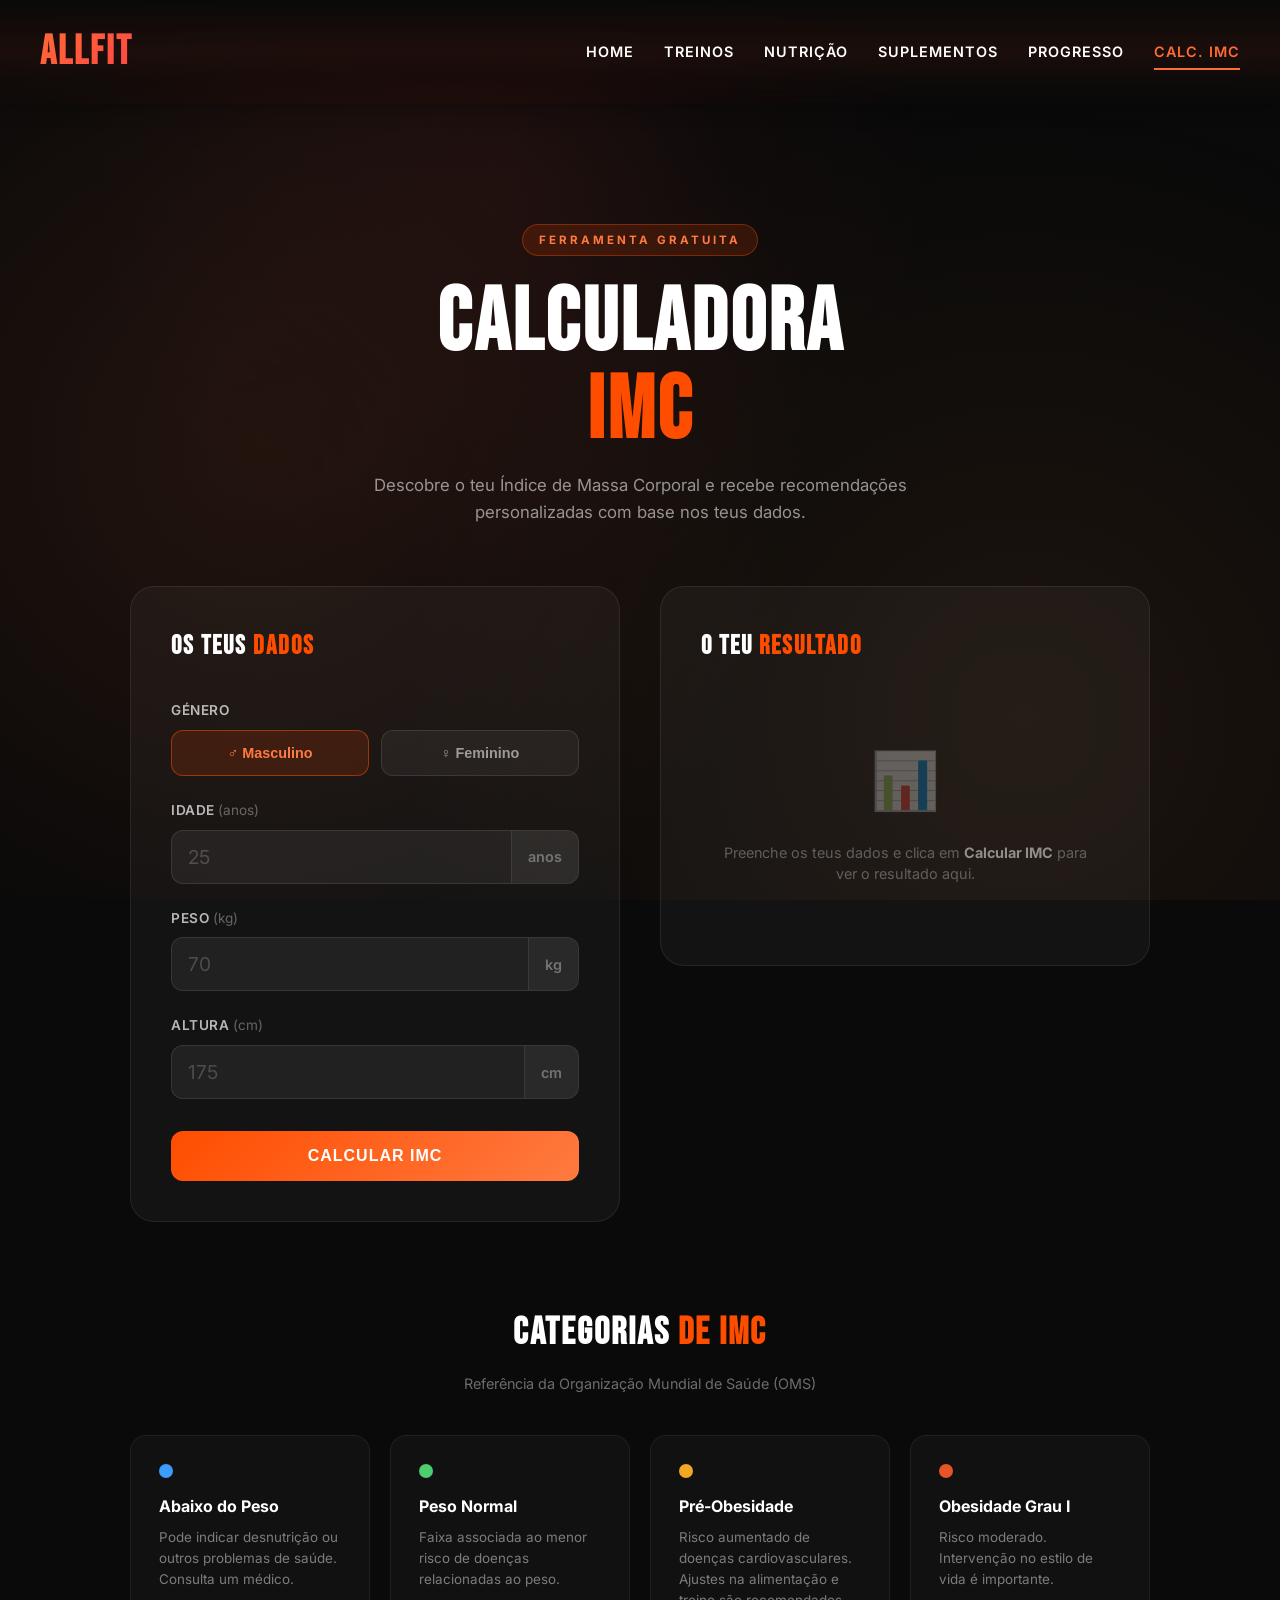
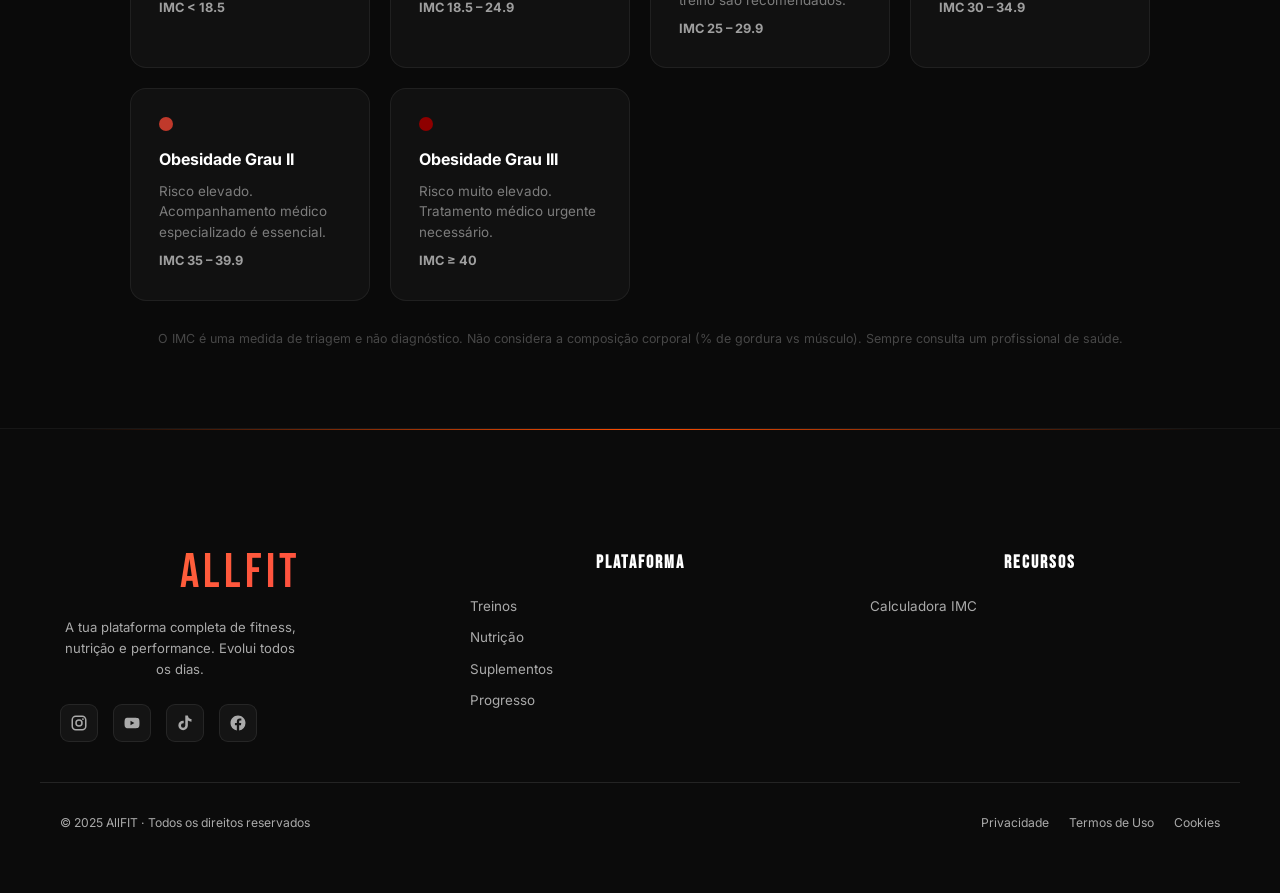
<file: calculadora-imc.html>
<!DOCTYPE html>
<html lang="pt-PT">
<head>
  <meta charset="UTF-8">
  <meta http-equiv="X-UA-Compatible" content="IE=edge">
  <meta name="viewport" content="width=device-width, initial-scale=1.0">
  <meta name="description" content="Calculadora de IMC (Índice de Massa Corporal) — descobre a tua categoria de peso e recebe dicas personalizadas — AllFIT">
  <meta name="keywords" content="calculadora IMC, índice de massa corporal, peso ideal, saúde, fitness">
  <title>AllFIT - Calculadora IMC</title>

  <link rel="icon" type="image/svg+xml" href="data:image/svg+xml,%3Csvg xmlns='http://www.w3.org/2000/svg' viewBox='0 0 100 100'%3E%3Ctext y='.9em' font-size='90'%3E💪%3C/text%3E%3C/svg%3E">
  <link rel="preconnect" href="https://fonts.googleapis.com">
  <link rel="preconnect" href="https://fonts.gstatic.com" crossorigin>
  <link href="https://fonts.googleapis.com/css2?family=Bebas+Neue&family=Inter:wght@300;400;600;700;900&display=swap" rel="stylesheet">
  <link rel="stylesheet" href="estilos.css">

  <style>
    /* ═══════════════════════════════════════════════════════════
       CALCULADORA IMC — estilos
    ═══════════════════════════════════════════════════════════ */

    .imc-hero {
      padding: 120px 40px 60px;
      text-align: center;
      max-width: 700px;
      margin: 0 auto;
    }
    .imc-hero-tag {
      display: inline-block;
      background: rgba(255,77,0,0.15);
      border: 1px solid rgba(255,77,0,0.35);
      color: #ff7a40;
      font-size: 0.72rem;
      font-weight: 700;
      letter-spacing: 3px;
      text-transform: uppercase;
      padding: 6px 16px;
      border-radius: 100px;
      margin-bottom: 24px;
    }
    .imc-hero h1 {
      font-family: 'Bebas Neue', sans-serif;
      font-size: clamp(3rem, 7vw, 5.5rem);
      color: #fff;
      letter-spacing: 3px;
      margin: 0 0 16px;
      line-height: 1;
    }
    .imc-hero h1 span { color: #ff4d00; }
    .imc-hero p {
      color: rgba(255,255,255,0.55);
      font-size: 1.05rem;
      line-height: 1.6;
      margin: 0;
    }

    /* ── CALCULADORA ──────────────────────────────────────── */
    .imc-wrapper {
      max-width: 1100px;
      margin: 0 auto;
      padding: 0 40px 80px;
      display: grid;
      grid-template-columns: 1fr 1fr;
      gap: 40px;
      align-items: start;
    }
    .imc-form-card {
      background: rgba(255,255,255,0.04);
      border: 1px solid rgba(255,255,255,0.08);
      border-radius: 24px;
      padding: 40px;
    }
    .imc-form-card h2 {
      font-family: 'Bebas Neue', sans-serif;
      font-size: 1.6rem;
      color: #fff;
      letter-spacing: 2px;
      margin: 0 0 32px;
    }
    .imc-form-card h2 span { color: #ff4d00; }

    .imc-field {
      margin-bottom: 24px;
    }
    .imc-field label {
      display: block;
      color: rgba(255,255,255,0.7);
      font-size: 0.85rem;
      font-weight: 600;
      letter-spacing: 0.5px;
      margin-bottom: 8px;
      text-transform: uppercase;
    }
    .imc-field label span {
      color: rgba(255,255,255,0.35);
      font-weight: 400;
      text-transform: none;
      letter-spacing: 0;
    }
    .imc-input-wrap {
      display: flex;
      align-items: center;
      background: rgba(255,255,255,0.06);
      border: 1px solid rgba(255,255,255,0.1);
      border-radius: 12px;
      overflow: hidden;
      transition: border-color 0.2s;
    }
    .imc-input-wrap:focus-within {
      border-color: rgba(255,77,0,0.5);
    }
    .imc-input-wrap input {
      flex: 1;
      background: transparent;
      border: none;
      outline: none;
      color: #fff;
      font-size: 1.2rem;
      font-weight: 700;
      padding: 14px 16px;
      font-family: 'Inter', sans-serif;
    }
    .imc-input-wrap input::placeholder { color: rgba(255,255,255,0.2); font-weight: 400; }
    .imc-unit {
      padding: 0 16px;
      color: rgba(255,255,255,0.35);
      font-size: 0.9rem;
      font-weight: 600;
      background: rgba(255,255,255,0.04);
      align-self: stretch;
      display: flex;
      align-items: center;
      border-left: 1px solid rgba(255,255,255,0.08);
    }

    /* género */
    .imc-gender-group {
      display: flex;
      gap: 12px;
    }
    .imc-gender-btn {
      flex: 1;
      background: rgba(255,255,255,0.05);
      border: 1px solid rgba(255,255,255,0.1);
      border-radius: 12px;
      padding: 14px;
      color: rgba(255,255,255,0.55);
      font-size: 0.9rem;
      font-weight: 600;
      cursor: pointer;
      transition: all 0.2s;
      text-align: center;
    }
    .imc-gender-btn.selected {
      background: rgba(255,77,0,0.15);
      border-color: rgba(255,77,0,0.5);
      color: #ff7a40;
    }
    .imc-gender-btn:hover:not(.selected) {
      border-color: rgba(255,255,255,0.2);
      color: #fff;
    }

    .imc-calc-btn {
      width: 100%;
      padding: 16px;
      font-size: 1rem;
      font-weight: 700;
      letter-spacing: 1px;
      border-radius: 12px;
      cursor: pointer;
      border: none;
      background: linear-gradient(135deg, #ff4d00, #ff7a40);
      color: #fff;
      transition: transform 0.2s, box-shadow 0.2s;
      margin-top: 8px;
    }
    .imc-calc-btn:hover {
      transform: translateY(-2px);
      box-shadow: 0 8px 24px rgba(255,77,0,0.35);
    }
    .imc-calc-btn:active { transform: translateY(0); }

    /* ── RESULTADO ────────────────────────────────────────── */
    .imc-result-card {
      background: rgba(255,255,255,0.04);
      border: 1px solid rgba(255,255,255,0.08);
      border-radius: 24px;
      padding: 40px;
      display: flex;
      flex-direction: column;
      gap: 28px;
    }
    .imc-result-card h2 {
      font-family: 'Bebas Neue', sans-serif;
      font-size: 1.6rem;
      color: #fff;
      letter-spacing: 2px;
      margin: 0;
    }
    .imc-result-card h2 span { color: #ff4d00; }

    /* estado vazio */
    .imc-empty {
      display: flex;
      flex-direction: column;
      align-items: center;
      justify-content: center;
      padding: 40px 20px;
      gap: 16px;
      text-align: center;
      flex: 1;
    }
    .imc-empty-icon { font-size: 3.5rem; opacity: 0.3; }
    .imc-empty p { color: rgba(255,255,255,0.3); font-size: 0.9rem; line-height: 1.5; }

    /* resultado real */
    .imc-result-display { display: none; }
    .imc-result-display.active { display: flex; flex-direction: column; gap: 24px; }

    .imc-score-row {
      display: flex;
      align-items: flex-end;
      gap: 16px;
    }
    .imc-score-big {
      font-family: 'Bebas Neue', sans-serif;
      font-size: 6rem;
      line-height: 1;
      letter-spacing: 2px;
      color: #fff;
      transition: color 0.4s;
    }
    .imc-score-info { flex: 1; }
    .imc-category-name {
      font-size: 1.1rem;
      font-weight: 700;
      margin-bottom: 4px;
    }
    .imc-weight-range {
      color: rgba(255,255,255,0.45);
      font-size: 0.82rem;
    }

    /* barra de IMC */
    .imc-bar-wrap { position: relative; }
    .imc-bar-track {
      height: 10px;
      border-radius: 100px;
      background: linear-gradient(to right,
        #3b9eff 0%, #3b9eff 18.5%,
        #4cce6f 18.5%, #4cce6f 25%,
        #a8e063 25%, #a8e063 30%,
        #f5a623 30%, #f5a623 35%,
        #e8542a 35%, #e8542a 40%,
        #c0392b 40%, #c0392b 100%
      );
      position: relative;
    }
    .imc-bar-marker {
      position: absolute;
      top: 50%;
      transform: translate(-50%, -50%);
      width: 18px;
      height: 18px;
      border-radius: 50%;
      background: #fff;
      border: 3px solid #000;
      box-shadow: 0 2px 8px rgba(0,0,0,0.5);
      transition: left 0.6s cubic-bezier(0.34, 1.56, 0.64, 1);
    }
    .imc-bar-labels {
      display: flex;
      justify-content: space-between;
      margin-top: 6px;
    }
    .imc-bar-labels span {
      font-size: 0.65rem;
      color: rgba(255,255,255,0.3);
    }

    /* tabela de categorias */
    .imc-table {
      width: 100%;
      border-collapse: collapse;
      font-size: 0.85rem;
    }
    .imc-table th {
      color: rgba(255,255,255,0.4);
      font-size: 0.72rem;
      letter-spacing: 1px;
      text-transform: uppercase;
      text-align: left;
      padding: 8px 12px;
      border-bottom: 1px solid rgba(255,255,255,0.06);
    }
    .imc-table td {
      padding: 10px 12px;
      color: rgba(255,255,255,0.65);
      border-bottom: 1px solid rgba(255,255,255,0.04);
    }
    .imc-table tr.current-row td {
      color: #fff;
      font-weight: 600;
    }
    .imc-table tr.current-row td:first-child {
      border-left: 3px solid #ff4d00;
      padding-left: 9px;
    }
    .imc-dot {
      width: 10px; height: 10px;
      border-radius: 50%;
      display: inline-block;
      margin-right: 8px;
      vertical-align: middle;
    }

    /* dica */
    .imc-tip {
      background: rgba(255,77,0,0.08);
      border: 1px solid rgba(255,77,0,0.2);
      border-radius: 14px;
      padding: 18px 20px;
      font-size: 0.88rem;
      color: rgba(255,255,255,0.7);
      line-height: 1.6;
    }
    .imc-tip strong { color: #ff7a40; }

    /* ── SECÇÃO INFO ──────────────────────────────────────── */
    .imc-info-section {
      max-width: 1100px;
      margin: 0 auto 80px;
      padding: 0 40px;
    }
    .imc-info-grid {
      display: grid;
      grid-template-columns: repeat(auto-fit, minmax(240px, 1fr));
      gap: 20px;
      margin-top: 40px;
    }
    .imc-info-card {
      background: rgba(255,255,255,0.03);
      border: 1px solid rgba(255,255,255,0.06);
      border-radius: 16px;
      padding: 28px;
      transition: border-color 0.3s, transform 0.3s;
      opacity: 0;
      transform: translateY(20px);
    }
    .imc-info-card.visible {
      opacity: 1;
      transform: translateY(0);
    }
    .imc-info-card:hover {
      border-color: rgba(255,77,0,0.25);
      transform: translateY(-4px);
    }
    .imc-info-dot {
      width: 14px; height: 14px;
      border-radius: 50%;
      margin-bottom: 16px;
    }
    .imc-info-card h3 {
      font-size: 1rem;
      font-weight: 700;
      color: #fff;
      margin: 0 0 8px;
    }
    .imc-info-card p {
      font-size: 0.84rem;
      color: rgba(255,255,255,0.45);
      line-height: 1.55;
      margin: 0 0 8px;
    }
    .imc-info-range {
      font-size: 0.8rem;
      font-weight: 700;
      color: rgba(255,255,255,0.6);
    }

    .imc-section-title {
      font-family: 'Bebas Neue', sans-serif;
      font-size: clamp(1.8rem, 3vw, 2.5rem);
      color: #fff;
      letter-spacing: 2px;
      text-align: center;
    }
    .imc-section-title span { color: #ff4d00; }

    /* ── RESPONSIVE ───────────────────────────────────────── */
    @media (max-width: 768px) {
      .imc-hero { padding: 100px 20px 40px; }
      .imc-wrapper {
        grid-template-columns: 1fr;
        padding: 0 20px 60px;
        gap: 24px;
      }
      .imc-form-card, .imc-result-card { padding: 28px 24px; }
      .imc-score-big { font-size: 4.5rem; }
      .imc-info-section { padding: 0 20px; }
    }
  </style>
</head>
<body>
  <div class="bg-animated"></div>

  <!-- ── NAV ─────────────────────────────────────────────── -->
  <header>
    <nav>
      <div class="logo" onclick="window.location.href='index.html'">ALLFIT</div>
      <button class="mobile-menu-toggle" aria-label="Menu">
        <span></span><span></span><span></span>
      </button>
      <ul class="nav-links">
        <li><a href="index.html">Home</a></li>
        <li><a href="treinos.html">Treinos</a></li>
        <li><a href="nutricao.html">Nutrição</a></li>
        <li><a href="suplementos.html">Suplementos</a></li>
        <li><a href="Progresso.html">Progresso</a></li>
        <li><a href="calculadora-imc.html" class="active">Calc. IMC</a></li>
      </ul>
    </nav>
  </header>

  <!-- ── HERO ─────────────────────────────────────────────── -->
  <div class="imc-hero">
    <div class="imc-hero-tag">Ferramenta Gratuita</div>
    <h1>CALCULADORA<br><span>IMC</span></h1>
    <p>Descobre o teu Índice de Massa Corporal e recebe recomendações personalizadas com base nos teus dados.</p>
  </div>

  <!-- ── CALCULADORA ──────────────────────────────────────── -->
  <div class="imc-wrapper">

    <!-- FORMULÁRIO -->
    <div class="imc-form-card">
      <h2>OS TEUS <span>DADOS</span></h2>

      <div class="imc-field">
        <label>Género</label>
        <div class="imc-gender-group">
          <button class="imc-gender-btn selected" data-gender="M" onclick="selectGender(this)">♂ Masculino</button>
          <button class="imc-gender-btn" data-gender="F" onclick="selectGender(this)">♀ Feminino</button>
        </div>
      </div>

      <div class="imc-field">
        <label>Idade <span>(anos)</span></label>
        <div class="imc-input-wrap">
          <input type="number" id="inputIdade" placeholder="25" min="5" max="120">
          <span class="imc-unit">anos</span>
        </div>
      </div>

      <div class="imc-field">
        <label>Peso <span>(kg)</span></label>
        <div class="imc-input-wrap">
          <input type="number" id="inputPeso" placeholder="70" min="20" max="300" step="0.1">
          <span class="imc-unit">kg</span>
        </div>
      </div>

      <div class="imc-field">
        <label>Altura <span>(cm)</span></label>
        <div class="imc-input-wrap">
          <input type="number" id="inputAltura" placeholder="175" min="100" max="250">
          <span class="imc-unit">cm</span>
        </div>
      </div>

      <button class="imc-calc-btn" onclick="calcularIMC()">
        CALCULAR IMC
      </button>
    </div>

    <!-- RESULTADO -->
    <div class="imc-result-card">
      <h2>O TEU <span>RESULTADO</span></h2>

      <!-- Estado vazio -->
      <div class="imc-empty" id="imcEmpty">
        <div class="imc-empty-icon">📊</div>
        <p>Preenche os teus dados e clica em <strong style="color:rgba(255,255,255,0.5)">Calcular IMC</strong> para ver o resultado aqui.</p>
      </div>

      <!-- Resultado preenchido -->
      <div class="imc-result-display" id="imcResult">

        <div class="imc-score-row">
          <div class="imc-score-big" id="imcValue">--</div>
          <div class="imc-score-info">
            <div class="imc-category-name" id="imcCategory"></div>
            <div class="imc-weight-range" id="imcWeightRange"></div>
          </div>
        </div>

        <!-- Barra visual -->
        <div class="imc-bar-wrap">
          <div class="imc-bar-track">
            <div class="imc-bar-marker" id="imcMarker" style="left:0%"></div>
          </div>
          <div class="imc-bar-labels">
            <span>16</span>
            <span>18.5</span>
            <span>25</span>
            <span>30</span>
            <span>35</span>
            <span>40+</span>
          </div>
        </div>

        <!-- Tabela de categorias -->
        <table class="imc-table">
          <thead>
            <tr>
              <th>Categoria</th>
              <th>IMC</th>
            </tr>
          </thead>
          <tbody id="imcTableBody"></tbody>
        </table>

        <!-- Dica personalizada -->
        <div class="imc-tip" id="imcTip"></div>

      </div>
    </div>
  </div>

  <!-- ── SECÇÃO EXPLICATIVA ────────────────────────────────── -->
  <section class="imc-info-section">
    <h2 class="imc-section-title">CATEGORIAS <span>DE IMC</span></h2>
    <p style="text-align:center;color:rgba(255,255,255,0.4);font-size:0.9rem;margin-top:8px;">Referência da Organização Mundial de Saúde (OMS)</p>
    <div class="imc-info-grid">
      <div class="imc-info-card" data-delay="0">
        <div class="imc-info-dot" style="background:#3b9eff"></div>
        <h3>Abaixo do Peso</h3>
        <p>Pode indicar desnutrição ou outros problemas de saúde. Consulta um médico.</p>
        <div class="imc-info-range">IMC &lt; 18.5</div>
      </div>
      <div class="imc-info-card" data-delay="100">
        <div class="imc-info-dot" style="background:#4cce6f"></div>
        <h3>Peso Normal</h3>
        <p>Faixa associada ao menor risco de doenças relacionadas ao peso.</p>
        <div class="imc-info-range">IMC 18.5 – 24.9</div>
      </div>
      <div class="imc-info-card" data-delay="200">
        <div class="imc-info-dot" style="background:#f5a623"></div>
        <h3>Pré-Obesidade</h3>
        <p>Risco aumentado de doenças cardiovasculares. Ajustes na alimentação e treino são recomendados.</p>
        <div class="imc-info-range">IMC 25 – 29.9</div>
      </div>
      <div class="imc-info-card" data-delay="300">
        <div class="imc-info-dot" style="background:#e8542a"></div>
        <h3>Obesidade Grau I</h3>
        <p>Risco moderado. Intervenção no estilo de vida é importante.</p>
        <div class="imc-info-range">IMC 30 – 34.9</div>
      </div>
      <div class="imc-info-card" data-delay="400">
        <div class="imc-info-dot" style="background:#c0392b"></div>
        <h3>Obesidade Grau II</h3>
        <p>Risco elevado. Acompanhamento médico especializado é essencial.</p>
        <div class="imc-info-range">IMC 35 – 39.9</div>
      </div>
      <div class="imc-info-card" data-delay="500">
        <div class="imc-info-dot" style="background:#8e0000"></div>
        <h3>Obesidade Grau III</h3>
        <p>Risco muito elevado. Tratamento médico urgente necessário.</p>
        <div class="imc-info-range">IMC ≥ 40</div>
      </div>
    </div>
    <p style="text-align:center;color:rgba(255,255,255,0.25);font-size:0.78rem;margin-top:28px;">
      O IMC é uma medida de triagem e não diagnóstico. Não considera a composição corporal (% de gordura vs músculo).
      Sempre consulta um profissional de saúde.
    </p>
  </section>

  <!-- ── FOOTER ─────────────────────────────────────────── -->
  <footer>
    <div class="footer-content">
      <div>
        <div class="footer-logo">ALL<span>FIT</span></div>
        <p class="footer-tagline">A tua plataforma completa de fitness, nutrição e performance. Evolui todos os dias.</p>
        <div class="social-links">
          <a href="#" aria-label="Instagram">
            <svg viewBox="0 0 24 24" fill="currentColor" width="18" height="18"><path d="M7.8 2h8.4C19.4 2 22 4.6 22 7.8v8.4a5.8 5.8 0 0 1-5.8 5.8H7.8C4.6 22 2 19.4 2 16.2V7.8A5.8 5.8 0 0 1 7.8 2m-.2 2A3.6 3.6 0 0 0 4 7.6v8.8C4 18.39 5.61 20 7.6 20h8.8a3.6 3.6 0 0 0 3.6-3.6V7.6C20 5.61 18.39 4 16.4 4H7.6m9.65 1.5a1.25 1.25 0 0 1 1.25 1.25A1.25 1.25 0 0 1 17.25 8 1.25 1.25 0 0 1 16 6.75a1.25 1.25 0 0 1 1.25-1.25M12 7a5 5 0 0 1 5 5 5 5 0 0 1-5 5 5 5 0 0 1-5-5 5 5 0 0 1 5-5m0 2a3 3 0 0 0-3 3 3 3 0 0 0 3 3 3 3 0 0 0 3-3 3 3 0 0 0-3-3z"/></svg>
          </a>
          <a href="#" aria-label="YouTube">
            <svg viewBox="0 0 24 24" fill="currentColor" width="18" height="18"><path d="M10 15l5.19-3L10 9v6m11.56-7.83c.13.47.22 1.1.28 1.9.07.8.1 1.49.1 2.09L22 12c0 2.19-.16 3.8-.44 4.83-.25.9-.83 1.48-1.73 1.73-.47.13-1.33.22-2.65.28-1.3.07-2.49.1-3.59.1L12 19c-4.19 0-6.8-.16-7.83-.44-.9-.25-1.48-.83-1.73-1.73-.13-.47-.22-1.1-.28-1.9-.07-.8-.1-1.49-.1-2.09L2 12c0-2.19.16-3.8.44-4.83.25-.9.83-1.48 1.73-1.73.47-.13 1.33-.22 2.65-.28 1.3-.07 2.49-.1 3.59-.1L12 5c4.19 0 6.8.16 7.83.44.9.25 1.48.83 1.73 1.73z"/></svg>
          </a>
          <a href="#" aria-label="TikTok">
            <svg viewBox="0 0 24 24" fill="currentColor" width="18" height="18"><path d="M19.59 6.69a4.83 4.83 0 0 1-3.77-4.25V2h-3.45v13.67a2.89 2.89 0 0 1-2.88 2.5 2.89 2.89 0 0 1-2.89-2.89 2.89 2.89 0 0 1 2.89-2.89c.28 0 .54.04.79.1V9.01a6.33 6.33 0 0 0-.79-.05 6.34 6.34 0 0 0-6.34 6.34 6.34 6.34 0 0 0 6.34 6.34 6.34 6.34 0 0 0 6.33-6.34V8.69a8.28 8.28 0 0 0 4.84 1.55V6.79a4.86 4.86 0 0 1-1.07-.1z"/></svg>
          </a>
          <a href="#" aria-label="Facebook">
            <svg viewBox="0 0 24 24" fill="currentColor" width="18" height="18"><path d="M12 2.04C6.5 2.04 2 6.53 2 12.06C2 17.06 5.66 21.21 10.44 21.96V14.96H7.9V12.06H10.44V9.85C10.44 7.34 11.93 5.96 14.22 5.96C15.31 5.96 16.45 6.15 16.45 6.15V8.62H15.19C13.95 8.62 13.56 9.39 13.56 10.18V12.06H16.34L15.89 14.96H13.56V21.96A10 10 0 0 0 22 12.06C22 6.53 17.5 2.04 12 2.04Z"/></svg>
          </a>
        </div>
      </div>
      <div class="footer-col">
        <h4>Plataforma</h4>
        <ul>
          <li><a href="treinos.html">Treinos</a></li>
          <li><a href="nutricao.html">Nutrição</a></li>
          <li><a href="suplementos.html">Suplementos</a></li>
          <li><a href="Progresso.html">Progresso</a></li>
        </ul>
      </div>
      <div class="footer-col">
        <h4>Recursos</h4>
        <ul>
          <li><a href="calculadora-imc.html" class="active">Calculadora IMC</a></li>
        </ul>
      </div>
    </div>
    <div class="footer-bottom">
      <p>&copy; 2025 AllFIT · Todos os direitos reservados</p>
      <div class="footer-bottom-links">
        <a href="#">Privacidade</a>
        <a href="#">Termos de Uso</a>
        <a href="#">Cookies</a>
      </div>
    </div>
  </footer>

  <script>
    // ── Mobile menu ───────────────────────────────────────────
    document.querySelector('.mobile-menu-toggle')?.addEventListener('click', function() {
      document.querySelector('.nav-links')?.classList.toggle('active');
      this.classList.toggle('active');
    });

    // ── Header scroll ─────────────────────────────────────────
    const header = document.querySelector('header');
    window.addEventListener('scroll', () => {
      header.classList.toggle('scrolled', window.pageYOffset > 80);
    });

    // ── Newsletter ────────────────────────────────────────────
    document.querySelector('.newsletter-form')?.addEventListener('submit', function(e) {
      e.preventDefault();
      const btn = this.querySelector('button');
      btn.textContent = '✓ Subscrito!';
      btn.style.background = 'linear-gradient(135deg,#00c97a,#00e08a)';
      setTimeout(() => { btn.textContent = 'Subscrever'; btn.style.background = ''; this.reset(); }, 3000);
    });

    // ── Género ────────────────────────────────────────────────
    let generoSelecionado = 'M';
    function selectGender(btn) {
      document.querySelectorAll('.imc-gender-btn').forEach(b => b.classList.remove('selected'));
      btn.classList.add('selected');
      generoSelecionado = btn.dataset.gender;
    }

    // ── Dados de categorias ───────────────────────────────────
    const categorias = [
      { label: 'Abaixo do Peso', min: 0,    max: 18.5, color: '#3b9eff', tip: 'O teu IMC está abaixo do peso normal. Foca-te numa dieta hipercalórica rica em proteínas e inicia um programa de ganho de massa. Consulta um médico ou nutricionista.' },
      { label: 'Peso Normal',    min: 18.5, max: 25,   color: '#4cce6f', tip: 'Parabéns! O teu IMC está numa faixa saudável. Mantém os teus hábitos de treino e alimentação equilibrada para preservar estes resultados.' },
      { label: 'Pré-Obesidade',  min: 25,   max: 30,   color: '#f5a623', tip: 'O teu IMC está acima do ideal. Um défice calórico moderado (~300–500 kcal/dia) combinado com treino cardiovascular pode ajudar a normalizar o peso.' },
      { label: 'Obesidade I',    min: 30,   max: 35,   color: '#e8542a', tip: 'O teu IMC indica Obesidade Grau I. É importante iniciar um plano alimentar supervisionado e actividade física regular. Consulta um profissional de saúde.' },
      { label: 'Obesidade II',   min: 35,   max: 40,   color: '#c0392b', tip: 'O teu IMC indica Obesidade Grau II. Recomenda-se acompanhamento médico especializado e intervenção multidisciplinar no estilo de vida.' },
      { label: 'Obesidade III',  min: 40,   max: 999,  color: '#8e0000', tip: 'O teu IMC indica Obesidade Grau III (Mórbida). É urgente procurar apoio médico especializado para um tratamento adequado e seguro.' },
    ];

    // ── Calcular IMC ──────────────────────────────────────────
    function calcularIMC() {
      const peso   = parseFloat(document.getElementById('inputPeso').value);
      const altura = parseFloat(document.getElementById('inputAltura').value) / 100;
      const idade  = parseFloat(document.getElementById('inputIdade').value);

      if (!peso || !altura || peso < 20 || altura < 1 || altura > 2.5) {
        shakeForm();
        return;
      }

      const imc = peso / (altura * altura);
      const cat = categorias.find(c => imc >= c.min && imc < c.max) || categorias[categorias.length - 1];

      // Peso ideal mínimo/máximo (IMC 18.5–24.9)
      const pesoMin = (18.5 * altura * altura).toFixed(1);
      const pesoMax = (24.9 * altura * altura).toFixed(1);

      // Mostrar resultado
      document.getElementById('imcEmpty').style.display = 'none';
      const display = document.getElementById('imcResult');
      display.classList.add('active');

      // Valor IMC
      const imcEl = document.getElementById('imcValue');
      imcEl.textContent = imc.toFixed(1);
      imcEl.style.color = cat.color;

      // Categoria e range
      document.getElementById('imcCategory').textContent = cat.label;
      document.getElementById('imcCategory').style.color = cat.color;
      document.getElementById('imcWeightRange').textContent = `Peso ideal: ${pesoMin}–${pesoMax} kg`;

      // Posição da barra (mapeado de 16–40 para 0–100%)
      const pct = Math.max(0, Math.min(100, ((imc - 16) / (40 - 16)) * 100));
      document.getElementById('imcMarker').style.left = pct + '%';

      // Tabela
      const tbody = document.getElementById('imcTableBody');
      tbody.innerHTML = categorias.map(c => `
        <tr class="${c.label === cat.label ? 'current-row' : ''}">
          <td><span class="imc-dot" style="background:${c.color}"></span>${c.label}</td>
          <td>${c.min < 1 ? '< 18.5' : c.max >= 999 ? '≥ 40' : c.min + ' – ' + (c.max - 0.1).toFixed(1)}</td>
        </tr>
      `).join('');

      // Dica
      document.getElementById('imcTip').innerHTML = `<strong>Recomendação:</strong> ${cat.tip}`;

      // Scroll suave para o resultado (mobile)
      if (window.innerWidth < 768) {
        document.getElementById('imcResult').scrollIntoView({ behavior: 'smooth', block: 'start' });
      }
    }

    // ── Enter key ─────────────────────────────────────────────
    document.querySelectorAll('.imc-input-wrap input').forEach(input => {
      input.addEventListener('keydown', e => { if (e.key === 'Enter') calcularIMC(); });
    });

    // ── Shake de erro ─────────────────────────────────────────
    function shakeForm() {
      const card = document.querySelector('.imc-form-card');
      card.style.animation = 'none';
      card.offsetHeight; // reflow
      card.style.animation = 'shake 0.4s ease';
    }

    // ── Animação info cards ───────────────────────────────────
    const infoObserver = new IntersectionObserver((entries) => {
      entries.forEach(entry => {
        if (entry.isIntersecting) {
          const delay = parseInt(entry.target.dataset.delay || 0);
          setTimeout(() => {
            entry.target.style.transition = 'opacity 0.5s ease, transform 0.5s ease';
            entry.target.classList.add('visible');
          }, delay);
          infoObserver.unobserve(entry.target);
        }
      });
    }, { threshold: 0.1 });
    document.querySelectorAll('.imc-info-card').forEach(c => infoObserver.observe(c));

    // ── Back to top ───────────────────────────────────────────
    const btt = document.createElement('button');
    btt.innerHTML = '<svg viewBox="0 0 24 24" fill="currentColor" width="18" height="18"><path d="M7.41 15.41L12 10.83l4.59 4.58L18 14l-6-6-6 6z"/></svg>';
    btt.className = 'back-to-top';
    btt.setAttribute('aria-label', 'Voltar ao topo');
    document.body.appendChild(btt);
    window.addEventListener('scroll', () => btt.classList.toggle('visible', window.pageYOffset > 400));
    btt.addEventListener('click', () => window.scrollTo({ top: 0, behavior: 'smooth' }));

    document.body.classList.add('loaded');

    // ── Keyframes para shake ──────────────────────────────────
    const style = document.createElement('style');
    style.textContent = `
      @keyframes shake {
        0%,100%{transform:translateX(0)}
        20%{transform:translateX(-8px)}
        40%{transform:translateX(8px)}
        60%{transform:translateX(-5px)}
        80%{transform:translateX(5px)}
      }
    `;
    document.head.appendChild(style);
  </script>
</body>
</html>
</file>
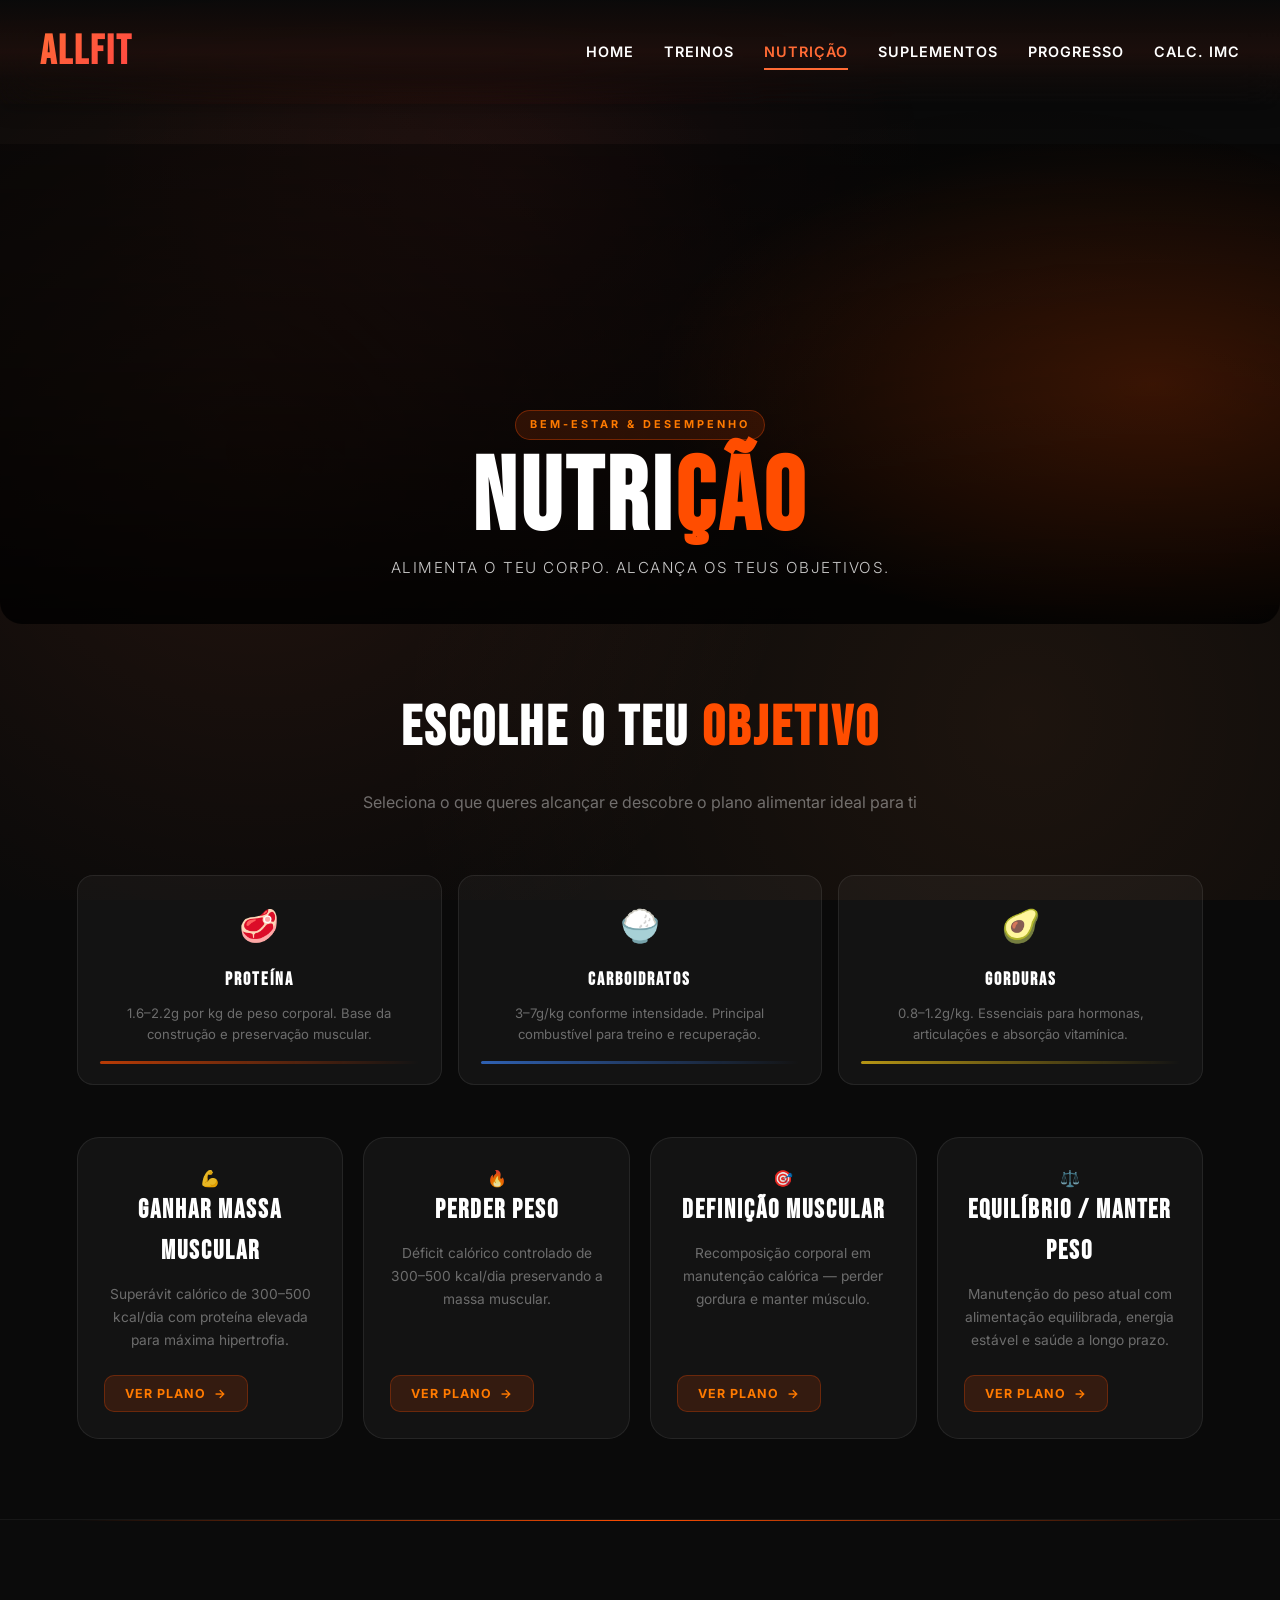
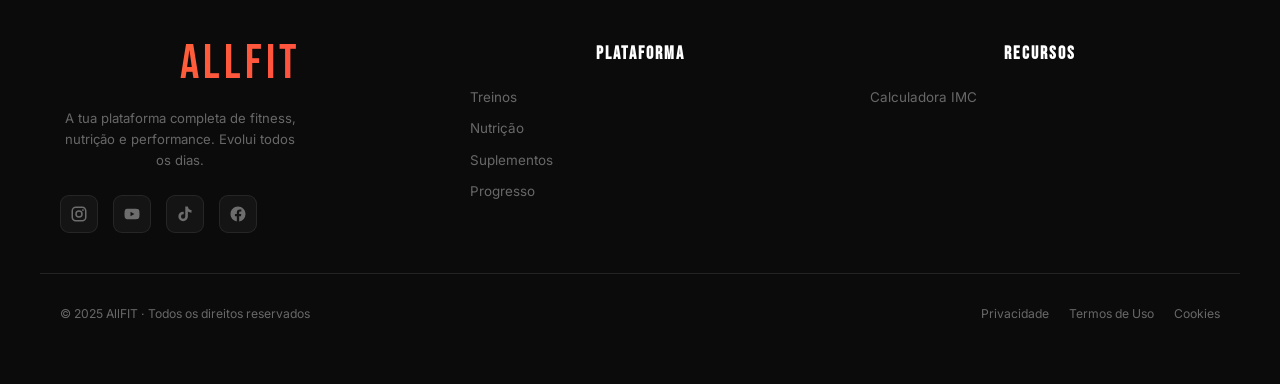
<file: nutricao.html>
<!DOCTYPE html>
<html lang="pt-PT">
<head>
  <meta charset="UTF-8">
  <meta http-equiv="X-UA-Compatible" content="IE=edge">
  <meta name="viewport" content="width=device-width, initial-scale=1.0">
  <meta name="description" content="Guia completo de nutrição para ganho de massa e emagrecimento - AllFIT">
  <title>AllFIT - Nutrição</title>
  <link rel="preconnect" href="https://fonts.googleapis.com">
  <link rel="preconnect" href="https://fonts.gstatic.com" crossorigin>
  <link href="https://fonts.googleapis.com/css2?family=Bebas+Neue&family=Inter:wght@300;400;600;700;900&display=swap" rel="stylesheet">
  <link rel="stylesheet" href="estilos.css">
  <link rel="stylesheet" href="nutricao.css">
</head>
<body>
  <div class="bg-animated"></div>

  <header>
    <nav>
      <div class="logo" onclick="window.location.href='index.html'">ALLFIT</div>
      <button class="mobile-menu-toggle" aria-label="Menu"><span></span><span></span><span></span></button>
      <ul class="nav-links">
        <li><a href="index.html">Home</a></li>
        <li><a href="treinos.html">Treinos</a></li>
        <li><a href="nutricao.html" class="active">Nutrição</a></li>
        <li><a href="suplementos.html">Suplementos</a></li>
        <li><a href="Progresso.html">Progresso</a></li>
        <li><a href="calculadora-imc.html">Calc. IMC</a></li>
      </ul>
    </nav>
  </header>

  <div id="nutricao" class="page active">

    <!-- HERO — sem imagem -->
    <div class="nutricao-hero">
      <div class="nutricao-hero-overlay">
        <p class="nutricao-hero-tag">BEM-ESTAR &amp; DESEMPENHO</p>
        <h1 class="nutricao-hero-title">NUTRI<span>ÇÃO</span></h1>
        <p class="nutricao-hero-sub">Alimenta o teu corpo. Alcança os teus objetivos.</p>
      </div>
    </div>

    <div class="nutricao-section">

      <!-- GOALS SECTION -->
      <div id="goals-section">
        <h2 class="section-title">ESCOLHE O TEU <span class="highlight">OBJETIVO</span></h2>
        <p style="text-align:center;color:rgba(255,255,255,0.4);margin-bottom:50px;font-size:1rem;">
          Seleciona o que queres alcançar e descobre o plano alimentar ideal para ti
        </p>

        <!-- MACROS BANNER -->
        <div class="macros-banner">
          <div class="macro-pill">
            <div class="macro-pill-icon">🥩</div>
            <h4>PROTEÍNA</h4>
            <p>1.6–2.2g por kg de peso corporal. Base da construção e preservação muscular.</p>
            <div class="macro-bar"></div>
          </div>
          <div class="macro-pill">
            <div class="macro-pill-icon">🍚</div>
            <h4>CARBOIDRATOS</h4>
            <p>3–7g/kg conforme intensidade. Principal combustível para treino e recuperação.</p>
            <div class="macro-bar" style="background:linear-gradient(90deg,#3b82f6,transparent);"></div>
          </div>
          <div class="macro-pill">
            <div class="macro-pill-icon">🥑</div>
            <h4>GORDURAS</h4>
            <p>0.8–1.2g/kg. Essenciais para hormonas, articulações e absorção vitamínica.</p>
            <div class="macro-bar" style="background:linear-gradient(90deg,#facc15,transparent);"></div>
          </div>
        </div>

        <!-- GOAL CARDS — sem imagens -->
        <div class="nutricao-goals-grid">

          <div class="nutricao-goal-card" onclick="showPlans('ganhar-massa')">
            <div class="goal-card-accent"></div>
            <div class="nutricao-goal-card-body">
              <span class="goal-card-icon">💪</span>
              <h3>GANHAR MASSA MUSCULAR</h3>
              <p>Superávit calórico de 300–500 kcal/dia com proteína elevada para máxima hipertrofia.</p>
              <button class="btn-goal">Ver Plano</button>
            </div>
          </div>

          <div class="nutricao-goal-card" onclick="showPlans('perder-peso')">
            <div class="goal-card-accent"></div>
            <div class="nutricao-goal-card-body">
              <span class="goal-card-icon">🔥</span>
              <h3>PERDER PESO</h3>
              <p>Déficit calórico controlado de 300–500 kcal/dia preservando a massa muscular.</p>
              <button class="btn-goal">Ver Plano</button>
            </div>
          </div>

          <div class="nutricao-goal-card" onclick="showPlans('definicao')">
            <div class="goal-card-accent"></div>
            <div class="nutricao-goal-card-body">
              <span class="goal-card-icon">🎯</span>
              <h3>DEFINIÇÃO MUSCULAR</h3>
              <p>Recomposição corporal em manutenção calórica — perder gordura e manter músculo.</p>
              <button class="btn-goal">Ver Plano</button>
            </div>
          </div>

          <div class="nutricao-goal-card" onclick="showPlans('equilibrio')">
            <div class="goal-card-accent"></div>
            <div class="nutricao-goal-card-body">
              <span class="goal-card-icon">⚖️</span>
              <h3>EQUILÍBRIO / MANTER PESO</h3>
              <p>Manutenção do peso atual com alimentação equilibrada, energia estável e saúde a longo prazo.</p>
              <button class="btn-goal">Ver Plano</button>
            </div>
          </div>

        </div>
      </div>

      <!-- NUTRITION PLANS CONTAINER -->
      <div id="nutrition-plans-container" style="display:none;">
        <div class="nutricao-plans-header">
          <button class="btn-back-nutricao" onclick="backToGoals()">
            <svg viewBox="0 0 24 24" fill="currentColor" width="16" height="16">
              <path d="M20 11H7.83l5.59-5.59L12 4l-8 8 8 8 1.41-1.41L7.83 13H20v-2z"/>
            </svg>
            Voltar
          </button>
          <h2 class="section-title" id="plans-title" style="margin-bottom:0;text-align:left;"></h2>
        </div>
        <div id="plans-content"></div>
      </div>

    </div>
  </div>

  <!-- FOOTER -->
  <footer>
    <div class="footer-content">
      <div>
        <div class="footer-logo">ALL<span>FIT</span></div>
        <p class="footer-tagline">A tua plataforma completa de fitness, nutrição e performance. Evolui todos os dias.</p>
        <div class="social-links">
          <a href="#" aria-label="Instagram">
            <svg viewBox="0 0 24 24" fill="currentColor" width="18" height="18"><path d="M7.8 2h8.4C19.4 2 22 4.6 22 7.8v8.4a5.8 5.8 0 0 1-5.8 5.8H7.8C4.6 22 2 19.4 2 16.2V7.8A5.8 5.8 0 0 1 7.8 2m-.2 2A3.6 3.6 0 0 0 4 7.6v8.8C4 18.39 5.61 20 7.6 20h8.8a3.6 3.6 0 0 0 3.6-3.6V7.6C20 5.61 18.39 4 16.4 4H7.6m9.65 1.5a1.25 1.25 0 0 1 1.25 1.25A1.25 1.25 0 0 1 17.25 8 1.25 1.25 0 0 1 16 6.75a1.25 1.25 0 0 1 1.25-1.25M12 7a5 5 0 0 1 5 5 5 5 0 0 1-5 5 5 5 0 0 1-5-5 5 5 0 0 1 5-5m0 2a3 3 0 0 0-3 3 3 3 0 0 0 3 3 3 3 0 0 0 3-3 3 3 0 0 0-3-3z"/></svg>
          </a>
          <a href="#" aria-label="YouTube">
            <svg viewBox="0 0 24 24" fill="currentColor" width="18" height="18"><path d="M10 15l5.19-3L10 9v6m11.56-7.83c.13.47.22 1.1.28 1.9.07.8.1 1.49.1 2.09L22 12c0 2.19-.16 3.8-.44 4.83-.25.9-.83 1.48-1.73 1.73-.47.13-1.33.22-2.65.28-1.3.07-2.49.1-3.59.1L12 19c-4.19 0-6.8-.16-7.83-.44-.9-.25-1.48-.83-1.73-1.73-.13-.47-.22-1.1-.28-1.9-.07-.8-.1-1.49-.1-2.09L2 12c0-2.19.16-3.8.44-4.83.25-.9.83-1.48 1.73-1.73.47-.13 1.33-.22 2.65-.28 1.3-.07 2.49-.1 3.59-.1L12 5c4.19 0 6.8.16 7.83.44.9.25 1.48.83 1.73 1.73z"/></svg>
          </a>
          <a href="#" aria-label="TikTok">
            <svg viewBox="0 0 24 24" fill="currentColor" width="18" height="18"><path d="M19.59 6.69a4.83 4.83 0 0 1-3.77-4.25V2h-3.45v13.67a2.89 2.89 0 0 1-2.88 2.5 2.89 2.89 0 0 1-2.89-2.89 2.89 2.89 0 0 1 2.89-2.89c.28 0 .54.04.79.1V9.01a6.33 6.33 0 0 0-.79-.05 6.34 6.34 0 0 0-6.34 6.34 6.34 6.34 0 0 0 6.34 6.34 6.34 6.34 0 0 0 6.33-6.34V8.69a8.28 8.28 0 0 0 4.84 1.55V6.79a4.86 4.86 0 0 1-1.07-.1z"/></svg>
          </a>
          <a href="#" aria-label="Facebook">
            <svg viewBox="0 0 24 24" fill="currentColor" width="18" height="18"><path d="M12 2.04C6.5 2.04 2 6.53 2 12.06C2 17.06 5.66 21.21 10.44 21.96V14.96H7.9V12.06H10.44V9.85C10.44 7.34 11.93 5.96 14.22 5.96C15.31 5.96 16.45 6.15 16.45 6.15V8.62H15.19C13.95 8.62 13.56 9.39 13.56 10.18V12.06H16.34L15.89 14.96H13.56V21.96A10 10 0 0 0 22 12.06C22 6.53 17.5 2.04 12 2.04Z"/></svg>
          </a>
        </div>
      </div>
      <div class="footer-col">
        <h4>Plataforma</h4>
        <ul>
          <li><a href="treinos.html">Treinos</a></li>
          <li><a href="nutricao.html">Nutrição</a></li>
          <li><a href="suplementos.html">Suplementos</a></li>
          <li><a href="app.html">Progresso</a></li>
        </ul>
      </div>
      <div class="footer-col">
        <h4>Recursos</h4>
        <ul>
          <li><a href="calculadora-imc.html">Calculadora IMC</a></li>
        </ul>
      </div>
    </div>
    <div class="footer-bottom">
      <p>&copy; 2025 AllFIT · Todos os direitos reservados</p>
      <div class="footer-bottom-links">
        <a href="#">Privacidade</a>
        <a href="#">Termos de Uso</a>
        <a href="#">Cookies</a>
      </div>
    </div>
  </footer>

  <script>
    document.body.classList.add('loaded');

    document.querySelector('.mobile-menu-toggle')?.addEventListener('click', function() {
      document.querySelector('.nav-links')?.classList.toggle('active');
      this.classList.toggle('active');
    });

    const header = document.querySelector('header');
    window.addEventListener('scroll', () => header.classList.toggle('scrolled', window.pageYOffset > 100));

    // ── Dados dos planos ────────────────────────────────────────
    const nutritionPlans = {
      'ganhar-massa': {
        title: 'GANHAR <span class="highlight">MASSA MUSCULAR</span>',
        heroTag: 'FORÇA & HIPERTROFIA', heroTitle: 'BULKING LIMPO',
        heroSub: 'Superávit calórico controlado para máxima hipertrofia.', deco: '3000',
        description: 'Superávit de 300–500 kcal/dia · 1.6–2.2g proteína/kg · 6 a 7 refeições/dia',
        plans: [{
          name: 'PLANO BULKING — 3000 KCAL',
          macros: [
            {label:'🥩 Proteína: 180g (2g/kg)',type:'protein'},
            {label:'🍚 Carbos: 330g (3.7g/kg)',type:'carbs'},
            {label:'🥑 Gorduras: 90g (1g/kg)',type:'fats'}
          ],
          description: 'Ganho de 0.25–0.5kg/semana de massa muscular limpa',
          meals: [
            {title:'PEQUENO-ALMOÇO',   kcalTotal:'665 kcal', items:[{name:'3 ovos inteiros mexidos',kcal:'234 kcal'},{name:'60g aveia seca',kcal:'234 kcal'},{name:'1 banana média',kcal:'107 kcal'},{name:'15g manteiga de amendoim',kcal:'90 kcal'},{name:'Café ou chá sem açúcar',kcal:'0 kcal'}]},
            {title:'LANCHE DA MANHÃ',  kcalTotal:'400 kcal', items:[{name:'1 scoop whey protein (30g)',kcal:'120 kcal'},{name:'1 banana',kcal:'107 kcal'},{name:'30g amêndoas',kcal:'174 kcal'}]},
            {title:'ALMOÇO',           kcalTotal:'700 kcal', items:[{name:'180g peito de frango grelhado',kcal:'297 kcal'},{name:'150g arroz integral cozido',kcal:'165 kcal'},{name:'100g batata doce cozida',kcal:'86 kcal'},{name:'Salada verde à vontade',kcal:'20 kcal'},{name:'1 colher sopa de azeite',kcal:'135 kcal'}]},
            {title:'PRÉ-TREINO',       kcalTotal:'315 kcal', items:[{name:'100g peito de peru fatiado',kcal:'135 kcal'},{name:'2 fatias de pão integral',kcal:'180 kcal'},{name:'Café preto',kcal:'0 kcal'}]},
            {title:'PÓS-TREINO',       kcalTotal:'345 kcal', items:[{name:'1 scoop whey + 30g dextrose',kcal:'240 kcal'},{name:'1 banana',kcal:'107 kcal'},{name:'Creatina 5g',kcal:'0 kcal'}]},
            {title:'JANTAR',           kcalTotal:'480 kcal', items:[{name:'150g salmão ou frango grelhado',kcal:'312 kcal'},{name:'100g massa integral cozida',kcal:'140 kcal'},{name:'Legumes grelhados variados',kcal:'30 kcal'}]},
            {title:'CEIA',             kcalTotal:'120 kcal', items:[{name:'150g queijo cottage 0%',kcal:'120 kcal'},{name:'ZMA (antes de dormir)',kcal:'0 kcal'}]}
          ]
        }],
        tips:[
          {icon:'⏰',title:'Timing das refeições',text:'Come a cada 3–4h. Nunca treines em jejum no bulking.'},
          {icon:'💧',title:'Hidratação',text:'Mínimo 3L de água/dia. A desidratação limita a força.'},
          {icon:'😴',title:'Sono',text:'7–9h por noite. É no sono que o músculo cresce.'},
          {icon:'📈',title:'Progressão',text:'Aumenta as calorias gradualmente — 200 kcal de cada vez.'}
        ]
      },
      'perder-peso': {
        title: 'PERDER <span class="highlight">PESO</span>',
        heroTag: 'CUTTING & EMAGRECIMENTO', heroTitle: 'DÉFICIT INTELIGENTE',
        heroSub: 'Perder gordura sem perder músculo — a estratégia certa.', deco: '2000',
        description: 'Déficit de 300–500 kcal/dia · Proteína elevada 2–2.4g/kg · Preservação muscular máxima',
        plans: [{
          name: 'PLANO CUTTING MODERADO — 2000 KCAL',
          macros: [
            {label:'🥩 Proteína: 155g (2.1g/kg)',type:'protein'},
            {label:'🍚 Carbos: 185g',type:'carbs'},
            {label:'🥑 Gorduras: 55g',type:'fats'}
          ],
          description: 'Perda de 0.5–0.7% do peso corporal por semana com máxima retenção muscular',
          meals: [
            {title:'PEQUENO-ALMOÇO',   kcalTotal:'450 kcal', items:[{name:'3 ovos inteiros',kcal:'234 kcal'},{name:'50g aveia seca',kcal:'195 kcal'},{name:'Vegetais salteados à vontade',kcal:'20 kcal'},{name:'Café preto',kcal:'0 kcal'}]},
            {title:'LANCHE',           kcalTotal:'215 kcal', items:[{name:'1 scoop whey protein (30g)',kcal:'120 kcal'},{name:'1 maçã média',kcal:'93 kcal'},{name:'Chá verde',kcal:'0 kcal'}]},
            {title:'ALMOÇO',           kcalTotal:'535 kcal', items:[{name:'180g peito de frango grelhado',kcal:'297 kcal'},{name:'100g arroz integral cozido',kcal:'110 kcal'},{name:'Salada grande variada',kcal:'20 kcal'},{name:'Vegetais cozidos variados',kcal:'40 kcal'},{name:'½ colher sopa de azeite',kcal:'68 kcal'}]},
            {title:'PRÉ-TREINO',       kcalTotal:'230 kcal', items:[{name:'100g peito de peru',kcal:'135 kcal'},{name:'1 fatia de pão integral',kcal:'90 kcal'},{name:'Café + termogénico',kcal:'5 kcal'}]},
            {title:'PÓS-TREINO',       kcalTotal:'190 kcal', items:[{name:'1 scoop whey isolado (30g)',kcal:'110 kcal'},{name:'1 banana pequena',kcal:'81 kcal'},{name:'Creatina 5g',kcal:'0 kcal'}]},
            {title:'JANTAR',           kcalTotal:'295 kcal', items:[{name:'150g tilápia ou bacalhau grelhado',kcal:'165 kcal'},{name:'Salada grande',kcal:'20 kcal'},{name:'Vegetais grelhados',kcal:'30 kcal'},{name:'80g batata doce cozida',kcal:'69 kcal'},{name:'Azeite em spray',kcal:'10 kcal'}]},
            {title:'CEIA',             kcalTotal:'125 kcal', items:[{name:'150g queijo cottage 0%',kcal:'120 kcal'},{name:'Canela a gosto',kcal:'5 kcal'}]}
          ]
        }],
        tips:[
          {icon:'🔥',title:'Déficit gradual',text:'Nunca cortes mais de 500 kcal de uma vez. Preserva músculo.'},
          {icon:'🥗',title:'Volume alimentar',text:'Prioriza vegetais. Muito volume, poucas calorias, muita saciedade.'},
          {icon:'⚖️',title:'Pesagem',text:'Pesa-te sempre à mesma hora, em jejum. Usa média semanal.'},
          {icon:'🧠',title:'Paciência',text:'Perda saudável = 0.5–1kg/semana. Mais que isso é músculo também.'}
        ]
      },
      'definicao': {
        title: 'DEFINIÇÃO <span class="highlight">MUSCULAR</span>',
        heroTag: 'RECOMPOSIÇÃO CORPORAL', heroTitle: 'MANUTENÇÃO & DEFINIÇÃO',
        heroSub: 'Perder gordura e manter músculo ao mesmo tempo.', deco: '2400',
        description: 'Manutenção calórica ±200 kcal · Proteína 2g/kg · Timing dos carbos crítico',
        plans: [{
          name: 'PLANO DEFINIÇÃO — 2400 KCAL',
          macros: [
            {label:'🥩 Proteína: 175g (2g/kg)',type:'protein'},
            {label:'🍚 Carbos: 260g (timing crítico)',type:'carbs'},
            {label:'🥑 Gorduras: 70g',type:'fats'}
          ],
          description: 'Recomposição possível para iniciantes e retorno ao treino. Peso estável, composição melhora.',
          meals: [
            {title:'PEQUENO-ALMOÇO',   kcalTotal:'535 kcal', items:[{name:'3 ovos inteiros',kcal:'234 kcal'},{name:'50g aveia seca',kcal:'195 kcal'},{name:'1 banana média',kcal:'107 kcal'},{name:'Café sem açúcar',kcal:'0 kcal'}]},
            {title:'LANCHE',           kcalTotal:'215 kcal', items:[{name:'1 scoop whey protein (30g)',kcal:'120 kcal'},{name:'1 fruta média',kcal:'93 kcal'}]},
            {title:'ALMOÇO',           kcalTotal:'585 kcal', items:[{name:'180g frango ou carne magra',kcal:'297 kcal'},{name:'120g arroz integral cozido',kcal:'132 kcal'},{name:'80g batata doce cozida',kcal:'69 kcal'},{name:'Salada verde à vontade',kcal:'20 kcal'},{name:'½ colher sopa de azeite',kcal:'68 kcal'}]},
            {title:'PRÉ-TREINO',       kcalTotal:'255 kcal', items:[{name:'100g peito de frango',kcal:'165 kcal'},{name:'1 pão integral',kcal:'90 kcal'},{name:'Café',kcal:'0 kcal'}]},
            {title:'PÓS-TREINO',       kcalTotal:'240 kcal', items:[{name:'1 scoop whey protein (30g)',kcal:'120 kcal'},{name:'30g dextrose',kcal:'120 kcal'},{name:'Creatina 5g',kcal:'0 kcal'}]},
            {title:'JANTAR',           kcalTotal:'385 kcal', items:[{name:'150g frango ou peixe grelhado',kcal:'247 kcal'},{name:'80g arroz integral cozido',kcal:'88 kcal'},{name:'Vegetais grelhados',kcal:'40 kcal'},{name:'Azeite em spray',kcal:'10 kcal'}]},
            {title:'CEIA',             kcalTotal:'185 kcal', items:[{name:'150g queijo cottage 0%',kcal:'120 kcal'},{name:'10g nozes',kcal:'65 kcal'}]}
          ]
        }],
        tips:[
          {icon:'🎯',title:'Timing dos carbos',text:'Carbos maioritariamente nas refeições pré e pós-treino.'},
          {icon:'💪',title:'Intensidade',text:'Mantém a carga no treino. É o sinal que dizes ao músculo para ficar.'},
          {icon:'📊',title:'Mede-te',text:'Usa fotos e medições. A balança pode não mexer mas o espelho sim.'},
          {icon:'🔄',title:'Consistência',text:'Resultados em 8–12 semanas de consistência total.'}
        ]
      },
      'equilibrio': {
        title: 'EQUILÍBRIO / <span class="highlight">MANTER PESO</span>',
        heroTag: 'MANUTENÇÃO & BEM-ESTAR', heroTitle: 'EQUILÍBRIO TOTAL',
        heroSub: 'Alimentação sustentável para manter o peso e ter energia todos os dias.', deco: '2500',
        description: 'Manutenção calórica (TDEE) · Proteína 1.6–1.8g/kg · Alimentação variada e equilibrada',
        plans: [{
          name: 'PLANO MANUTENÇÃO — 2500 KCAL',
          macros: [
            {label:'🥩 Proteína: 150g (1.7g/kg)',type:'protein'},
            {label:'🍚 Carbos: 290g',type:'carbs'},
            {label:'🥑 Gorduras: 75g',type:'fats'}
          ],
          description: 'Peso estável semana após semana · Energia constante ao longo do dia · Sustentável a longo prazo',
          meals: [
            {title:'PEQUENO-ALMOÇO',   kcalTotal:'550 kcal', items:[{name:'3 ovos mexidos',kcal:'234 kcal'},{name:'60g aveia com leite meio-gordo',kcal:'220 kcal'},{name:'1 peça de fruta',kcal:'80 kcal'},{name:'Café com leite (sem açúcar)',kcal:'20 kcal'}]},
            {title:'LANCHE DA MANHÃ',  kcalTotal:'270 kcal', items:[{name:'1 iogurte grego natural (170g)',kcal:'100 kcal'},{name:'30g granola sem açúcar',kcal:'130 kcal'},{name:'1 kiwi',kcal:'42 kcal'}]},
            {title:'ALMOÇO',           kcalTotal:'640 kcal', items:[{name:'160g frango grelhado',kcal:'264 kcal'},{name:'130g arroz integral cozido',kcal:'143 kcal'},{name:'100g legumes variados salteados',kcal:'50 kcal'},{name:'Salada verde à vontade',kcal:'20 kcal'},{name:'1 colher de sopa de azeite',kcal:'135 kcal'},{name:'Pão integral (1 fatia)',kcal:'90 kcal'}]},
            {title:'LANCHE DA TARDE',  kcalTotal:'320 kcal', items:[{name:'1 scoop whey protein (30g)',kcal:'120 kcal'},{name:'1 banana',kcal:'107 kcal'},{name:'15g amêndoas',kcal:'90 kcal'}]},
            {title:'JANTAR',           kcalTotal:'560 kcal', items:[{name:'150g salmão ou peixe grelhado',kcal:'280 kcal'},{name:'150g batata doce cozida',kcal:'129 kcal'},{name:'Brócolos e cenoura cozidos',kcal:'50 kcal'},{name:'Azeite (½ colher de sopa)',kcal:'68 kcal'},{name:'Sopa de legumes (1 prato)',kcal:'35 kcal'}]},
            {title:'CEIA',             kcalTotal:'160 kcal', items:[{name:'200g queijo cottage 0%',kcal:'160 kcal'},{name:'Canela ou baunilha a gosto',kcal:'0 kcal'}]}
          ]
        }],
        tips:[
          {icon:'⚖️',title:'Calorias de manutenção',text:'Calcula o teu TDEE e come nesse valor ±100 kcal. Consistência é a chave.'},
          {icon:'🌈',title:'Variedade alimentar',text:'Come alimentos de todas as cores. Diversidade garante micronutrientes essenciais.'},
          {icon:'🧘',title:'Relação saudável',text:'Manutenção não é dieta — é um estilo de vida. Permite refeições livres pontuais.'},
          {icon:'📏',title:'Monitorização',text:'Pesa-te 1–2x por semana, sempre em jejum. Variações de ±1kg são normais.'}
        ]
      }
    };

    // ── Render planos ───────────────────────────────────────────
    function showPlans(goal) {
      const data = nutritionPlans[goal];
      if (!data) return;
      document.getElementById('plans-title').innerHTML = data.title;

      let html = `
        <div class="plan-hero-banner">
          <div class="plan-hero-deco">${data.deco}</div>
          <div class="plan-hero-inner">
            <span class="plan-hero-tag">${data.heroTag}</span>
            <span class="plan-hero-title">${data.heroTitle}</span>
            <p class="plan-hero-sub">${data.heroSub}</p>
          </div>
        </div>
        <p style="text-align:center;color:rgba(255,255,255,0.4);margin-bottom:50px;font-size:1rem;">${data.description}</p>
      `;

      data.plans.forEach(plan => {
        const macrosHTML = plan.macros.map(m =>
          `<span class="macro-tag ${m.type==='carbs'?'carbs':m.type==='fats'?'fats':''}">${m.label}</span>`
        ).join('');

        html += `<div class="nutrition-plan">
          <h3>${plan.name}</h3>
          <div class="plan-macros-row">${macrosHTML}</div>
          <p style="color:rgba(255,255,255,0.4);margin-bottom:28px;font-size:.9rem;">${plan.description}</p>
          <div class="meals-grid">`;

        plan.meals.forEach(meal => {
          const itemsHTML = meal.items.map(item =>
            `<li><span>${item.name}</span><span class="kcal">${item.kcal}</span></li>`
          ).join('');

          html += `<div class="meal-card">
            <div class="meal-card-accent"></div>
            <div class="meal-card-body">
              <div class="meal-card-header">
                <span class="meal-card-title">${meal.title}</span>
                <span class="meal-kcal-badge">${meal.kcalTotal}</span>
              </div>
              <ul class="meal-list">${itemsHTML}</ul>
              <div class="meal-total"><span>TOTAL</span><span>${meal.kcalTotal}</span></div>
            </div>
          </div>`;
        });

        html += `</div></div>`;
      });

      if (data.tips) {
        const tipsHTML = data.tips.map(t =>
          `<div class="tip-item">
            <span class="tip-icon">${t.icon}</span>
            <div><strong>${t.title}</strong><p>${t.text}</p></div>
          </div>`
        ).join('');
        html += `<div class="tips-section"><h3>💡 DICAS IMPORTANTES</h3><div class="tips-grid">${tipsHTML}</div></div>`;
      }

      document.getElementById('plans-content').innerHTML = html;
      document.getElementById('goals-section').style.display = 'none';
      document.getElementById('nutrition-plans-container').style.display = 'block';

      // Animação de entrada nos meal cards
      setTimeout(() => {
        document.querySelectorAll('.meal-card').forEach((card, i) => {
          card.style.opacity = '0';
          card.style.transform = 'translateY(22px)';
          card.style.transition = 'opacity .4s ease, transform .4s ease';
          setTimeout(() => { card.style.opacity = '1'; card.style.transform = 'translateY(0)'; }, i * 55);
        });
      }, 60);

      window.scrollTo({ top: 0, behavior: 'smooth' });
    }

    function backToGoals() {
      document.getElementById('goals-section').style.display = 'block';
      document.getElementById('nutrition-plans-container').style.display = 'none';
      window.scrollTo({ top: 0, behavior: 'smooth' });
    }

    // Animação de entrada nos goal cards e macro pills
    const obs = new IntersectionObserver(entries => {
      entries.forEach(e => {
        if (e.isIntersecting) { e.target.style.opacity='1'; e.target.style.transform='translateY(0)'; }
      });
    }, { threshold: 0.1 });

    document.querySelectorAll('.nutricao-goal-card, .macro-pill').forEach((card, i) => {
      card.style.opacity = '0';
      card.style.transform = 'translateY(26px)';
      card.style.transition = `opacity .5s ease ${i * 0.08}s, transform .5s ease ${i * 0.08}s`;
      obs.observe(card);
    });

    // Newsletter
    document.querySelectorAll('.newsletter-form').forEach(form => {
      form.addEventListener('submit', function(e) {
        e.preventDefault();
        const btn = this.querySelector('button');
        btn.textContent = '✓ Subscrito!';
        btn.style.background = 'linear-gradient(135deg,#00c97a,#00e08a)';
        setTimeout(() => { btn.textContent = 'Subscrever'; btn.style.background = ''; this.reset(); }, 3000);
      });
    });
  </script>
</body>
</html>
</file>
<file: estilos.css>
/* =============================================
   ALLFIT - Sistema de Design Moderno
   ============================================= */

/* CSS Variables */
:root {
  --primary: #FF6B35;
  --primary-dark: #E55A2B;
  --primary-light: #FF8555;
  --accent: #FF4444;
  --accent-dark: #CC0000;

  --bg-primary: #0A0A0A;
  --bg-secondary: #1A1A1A;
  --bg-tertiary: #2A2A2A;
  --bg-overlay: rgba(0, 0, 0, 0.8);

  --text-primary: #FFFFFF;
  --text-secondary: #AAAAAA;
  --text-tertiary: #666666;

  --gradient-primary: linear-gradient(135deg, #FF6B35 0%, #FF4444 100%);
  --gradient-dark: linear-gradient(180deg, rgba(10,10,10,0) 0%, rgba(10,10,10,1) 100%);

  --shadow-sm: 0 2px 10px rgba(0,0,0,.1);
  --shadow-md: 0 4px 20px rgba(0,0,0,.2);
  --shadow-lg: 0 10px 40px rgba(0,0,0,.3);
  --shadow-xl: 0 20px 60px rgba(0,0,0,.4);
  --shadow-glow: 0 0 30px rgba(255,107,53,.3);

  --spacing-xs: .5rem;
  --spacing-sm: 1rem;
  --spacing-md: 2rem;
  --spacing-lg: 3rem;
  --spacing-xl: 4rem;

  --radius-sm: 8px;
  --radius-md: 12px;
  --radius-lg: 20px;
  --radius-xl: 30px;
  --radius-full: 9999px;

  --transition-fast: .15s ease;
  --transition-normal: .3s ease;
  --transition-slow: .6s ease;

  --z-modal: 1000;
  --z-header: 100;
  --z-dropdown: 90;

  /* shorthand aliases used inside page styles */
  --secondary: #0A0A0A;
  --dark: #000000;
  --gray: #1A1A1A;
  --light-gray: #2A2A2A;

  /* nutrition-page local vars */
  --pr: #FF6B35;
  --pr-dim: rgba(255,107,53,.12);
  --pr-glow: rgba(255,107,53,.28);
  --cbg: #111;
  --cborder: rgba(255,255,255,.07);
  --muted: #aaa;
  --faint: #666;

  /* progresso-page vars */
  --accent-light:  #ff7a00;
  --accent-glow:   rgba(255, 77, 0, 0.35);
  --surface-1:     rgba(255, 255, 255, 0.04);
  --surface-2:     rgba(255, 255, 255, 0.07);
  --surface-3:     rgba(255, 255, 255, 0.11);
  --border:        rgba(255, 255, 255, 0.09);
  --border-accent: rgba(255, 77, 0, 0.28);
  --text-muted:    rgba(255, 255, 255, 0.28);
  --transition:    0.22s ease;
}

/* =============================================
   RESET & BASE
   ============================================= */
* { margin: 0; padding: 0; box-sizing: border-box; }

html {
  scroll-behavior: smooth;
  -webkit-font-smoothing: antialiased;
  -moz-osx-font-smoothing: grayscale;
}

body {
  font-family: 'Inter', -apple-system, BlinkMacSystemFont, 'Segoe UI', sans-serif;
  background: var(--bg-primary);
  color: var(--text-primary);
  line-height: 1.6;
  overflow-x: hidden;
  overflow-y: auto;
  min-height: 100vh;
}

body.modal-open { overflow: hidden; }

body:not(.loaded)::before {
  content: '';
  position: fixed;
  inset: 0;
  background: var(--bg-primary);
  z-index: 9999;
  animation: fadeOut .5s ease .5s forwards;
  pointer-events: none;
}

@keyframes fadeOut { to { opacity: 0; visibility: hidden; } }

::-webkit-scrollbar { width: 12px; }
::-webkit-scrollbar-track { background: var(--bg-secondary); }
::-webkit-scrollbar-thumb { background: var(--primary); border-radius: var(--radius-full); border: 3px solid var(--bg-secondary); }
::-webkit-scrollbar-thumb:hover { background: var(--primary-light); }

::selection { background: var(--primary); color: var(--text-primary); }
:focus-visible { outline: 2px solid var(--primary); outline-offset: 2px; }

p, li, span { color: rgba(255,255,255,.9); }
h1, h2, h3, h4, h5, h6 { color: #fff; }

main { position: relative; z-index: 1; }

a:focus, button:focus, input:focus, textarea:focus, select:focus {
  outline: 3px solid var(--primary);
  outline-offset: 2px;
  box-shadow: 0 0 0 4px rgba(255,107,53,.2);
}

/* =============================================
   SKIP LINK
   ============================================= */
.skip-link {
  position: absolute; top: -100px; left: 0;
  background: var(--primary); color: #fff;
  padding: 12px 20px; text-decoration: none;
  z-index: 10000; font-weight: 700;
  border-radius: 0 0 8px 0;
}
.skip-link:focus { top: 0; outline: 3px solid var(--accent); outline-offset: 2px; }

/* =============================================
   ANIMATED BACKGROUND
   ============================================= */
.bg-animated {
  position: fixed; top: 0; left: 0; width: 100%; height: 100%; z-index: -1;
  background:
    radial-gradient(circle at 20% 50%, rgba(255,107,53,.1) 0%, transparent 50%),
    radial-gradient(circle at 80% 80%, rgba(255,140,66,.08) 0%, transparent 50%),
    radial-gradient(circle at 40% 20%, rgba(255,68,68,.06) 0%, transparent 40%);
  animation: bgPulse 15s ease-in-out infinite alternate;
}
@keyframes bgPulse {
  0%   { transform: scale(1) rotate(0deg); opacity: .8; }
  50%  { transform: scale(1.1) rotate(2deg); opacity: 1; }
  100% { transform: scale(1) rotate(0deg); opacity: .8; }
}

/* =============================================
   HEADER & NAV
   ============================================= */
header {
  position: sticky; top: 0; width: 100%;
  background: linear-gradient(180deg,rgba(10,10,10,.95) 0%,rgba(20,12,10,.92) 25%,rgba(30,15,12,.85) 50%,rgba(20,12,10,.55) 75%,rgba(10,10,10,0) 100%);
  backdrop-filter: blur(20px) saturate(180%);
  -webkit-backdrop-filter: blur(20px) saturate(180%);
  box-shadow: 0 2px 20px rgba(0,0,0,.3);
  z-index: var(--z-header);
  transition: all var(--transition-normal);
}
header.scrolled {
  background: linear-gradient(180deg,rgba(10,10,10,.98) 0%,rgba(20,12,10,.95) 25%,rgba(30,15,12,.90) 50%,rgba(20,12,10,.65) 75%,rgba(10,10,10,0) 100%);
  box-shadow: 0 4px 30px rgba(255,107,53,.2), 0 2px 10px rgba(0,0,0,.5);
}

nav {
  max-width: 1400px; margin: 0 auto;
  padding: 20px 40px;
  display: flex; justify-content: space-between; align-items: center;
}

.logo {
  font-family: 'Bebas Neue', cursive;
  font-size: 2.5rem; font-weight: 900; letter-spacing: 2px;
  background: linear-gradient(135deg, var(--primary), var(--accent));
  -webkit-background-clip: text; -webkit-text-fill-color: transparent; background-clip: text;
  cursor: pointer; transition: transform .3s ease;
}
.logo:hover { transform: scale(1.05); }

.nav-links { display: flex; gap: 30px; list-style: none; }
.nav-links a {
  color: #fff; text-decoration: none; font-weight: 600;
  font-size: .9rem; text-transform: uppercase; letter-spacing: 1px;
  transition: all .3s ease; padding: 8px 0;
  border-bottom: 2px solid transparent;
}
.nav-links a:hover, .nav-links a.active { color: var(--primary); border-bottom-color: var(--primary); }

.mobile-menu-toggle {
  display: none; flex-direction: column; gap: 5px;
  background: none; border: none; cursor: pointer; padding: 5px; z-index: 1001;
}
.mobile-menu-toggle span { display: block; width: 25px; height: 3px; background: #fff; transition: all .3s ease; border-radius: 2px; }
.mobile-menu-toggle.active span:nth-child(1) { transform: rotate(45deg) translate(8px, 8px); }
.mobile-menu-toggle.active span:nth-child(2) { opacity: 0; }
.mobile-menu-toggle.active span:nth-child(3) { transform: rotate(-45deg) translate(7px, -7px); }

/* =============================================
   BACK TO TOP
   ============================================= */
.back-to-top {
  position: fixed; bottom: 30px; right: 30px;
  width: 50px; height: 50px;
  background: var(--gradient-primary); color: #fff;
  border: none; border-radius: var(--radius-full);
  font-size: 1.5rem; font-weight: bold;
  cursor: pointer; opacity: 0; visibility: hidden;
  transform: translateY(20px); transition: all var(--transition-normal);
  box-shadow: var(--shadow-lg); z-index: 99;
}
.back-to-top:hover { transform: translateY(-5px); box-shadow: var(--shadow-xl), var(--shadow-glow); }
.back-to-top.visible { opacity: 1; visibility: visible; transform: translateY(0); }

/* =============================================
   PAGE WRAPPER
   ============================================= */
.page { display: none; min-height: 100vh; padding-top: 40px; }
.page.active { display: block; }

/* =============================================
   BUTTONS
   ============================================= */
.btn {
  padding: 18px 45px; font-size: 1rem; font-weight: 700;
  text-transform: uppercase; letter-spacing: 1.5px;
  border: none; cursor: pointer; transition: all var(--transition-normal);
  text-decoration: none; display: inline-block;
  border-radius: var(--radius-sm); position: relative; overflow: hidden;
  font-family: 'Inter', sans-serif; white-space: nowrap;
}
.btn::before {
  content: ''; position: absolute; top: 50%; left: 50%;
  width: 0; height: 0; border-radius: 50%;
  background: rgba(255,255,255,.3); transform: translate(-50%,-50%);
  transition: width .6s ease, height .6s ease;
}
.btn:active::before { width: 300px; height: 300px; }
.btn::after {
  content: ''; position: absolute; inset: 0;
  background: linear-gradient(45deg,transparent 30%,rgba(255,255,255,.1) 50%,transparent 70%);
  transform: translateX(-100%); transition: transform .6s ease;
}
.btn:hover::after { transform: translateX(100%); }

.btn-primary {
  background: var(--gradient-primary); color: var(--text-primary);
  box-shadow: var(--shadow-lg), var(--shadow-glow); font-weight: 800;
}
.btn-primary:hover {
  transform: translateY(-3px) scale(1.02);
  box-shadow: var(--shadow-xl), 0 0 40px rgba(255,107,53,.6);
  filter: brightness(1.15) saturate(1.2);
}
.btn-primary:active { transform: translateY(-1px) scale(.98); }

.btn-large { padding: 20px 60px; font-size: 1.3rem; box-shadow: 0 10px 40px rgba(255,68,68,.5); }
.btn-large:hover { box-shadow: 0 15px 50px rgba(255,68,68,.7); transform: translateY(-3px) scale(1.05); }

.btn-full { width: 100%; padding: 15px; font-size: 1.1rem; margin-top: 10px; }

/* =============================================
   SECTIONS - LAYOUT
   ============================================= */
.section {
  padding: 100px 40px 80px;
  max-width: 1400px; margin: 0 auto;
}

.section-title {
  font-family: 'Bebas Neue', cursive;
  font-size: clamp(2.5rem, 6vw, 5rem);
  text-align: center; margin-bottom: 80px; letter-spacing: 2px;
}
.section-title .highlight, .highlight { color: var(--primary); }

/* ══════════════════════════════════════════════════════════════
   home.css — AllFIT · Homepage
   Estética: Industrial raw · Dark · Laranja como sangue
   ══════════════════════════════════════════════════════════════ */

:root {
  --fire:        #ff4d00;
  --fire-light:  #ff7a00;
  --fire-dim:    rgba(255, 77, 0, 0.18);
  --fire-glow:   rgba(255, 77, 0, 0.35);
  --white:       #ffffff;
  --off-white:   rgba(255, 255, 255, 0.82);
  --muted:       rgba(255, 255, 255, 0.38);
  --dark:        #0b0b0b;
  --card-bg:     rgba(255, 255, 255, 0.04);
  --card-border: rgba(255, 255, 255, 0.08);
  --radius:      14px;
  --ease:        cubic-bezier(.4, 0, .2, 1);
}

/* ── HERO ─────────────────────────────────────────────────────── */
.hero {
  position: relative;
  min-height: 100vh;
  display: flex;
  align-items: center;
  justify-content: flex-start;
  overflow: hidden;
  padding: 120px 6vw 80px;
}

/* Imagem de fundo a full viewport */
.hero-bg {
  position: absolute;
  inset: 0;
  z-index: 0;
}

.hero-bg img {
  width: 100%;
  height: 100%;
  object-fit: cover;
  object-position: center 20%;
  display: block;
  filter: brightness(0.38) saturate(1.1);
}

/* Gradientes sobre a imagem */
.hero-bg::after {
  content: '';
  position: absolute;
  inset: 0;
  background:
    linear-gradient(to right, rgba(0,0,0,0.85) 0%, rgba(0,0,0,0.1) 65%, transparent 100%),
    linear-gradient(to top,   rgba(0,0,0,0.7)  0%, transparent 50%);
}

/* Linha decorativa laranja vertical */
.hero-accent-line {
  position: absolute;
  left: 6vw;
  top: 0;
  bottom: 0;
  width: 3px;
  background: linear-gradient(to bottom, transparent, var(--fire) 30%, var(--fire) 70%, transparent);
  z-index: 2;
  opacity: 0;
  animation: lineReveal 1.2s var(--ease) 0.3s forwards;
}

@keyframes lineReveal {
  from { opacity: 0; transform: scaleY(0); transform-origin: center; }
  to   { opacity: 1; transform: scaleY(1); }
}

.hero-content {
  position: relative;
  z-index: 3;
  padding-left: 28px;
  max-width: 680px;
}

/* Badge / pré-título */
.hero-badge {
  display: inline-flex;
  align-items: center;
  gap: 8px;
  background: var(--fire-dim);
  border: 1px solid rgba(255, 77, 0, 0.4);
  border-radius: 999px;
  padding: 6px 16px;
  font-size: 0.72rem;
  font-weight: 700;
  letter-spacing: 2px;
  text-transform: uppercase;
  color: var(--fire-light);
  margin-bottom: 28px;
  opacity: 0;
  animation: fadeUp 0.7s var(--ease) 0.5s forwards;
}

.hero-badge::before {
  content: '';
  width: 6px;
  height: 6px;
  border-radius: 50%;
  background: var(--fire);
  box-shadow: 0 0 8px var(--fire);
  animation: pulse 2s infinite;
}

@keyframes pulse {
  0%, 100% { opacity: 1; }
  50%       { opacity: 0.3; }
}

.hero h1 {
  font-family: 'Bebas Neue', sans-serif;
  font-size: clamp(3.8rem, 9vw, 8rem);
  line-height: 0.92;
  color: var(--white);
  letter-spacing: 2px;
  margin: 0 0 24px;
  opacity: 0;
  animation: fadeUp 0.8s var(--ease) 0.65s forwards;
}

.hero h1 .line-accent {
  color: var(--fire);
  display: block;
  -webkit-text-stroke: 0;
}

.hero h1 .line-outline {
  -webkit-text-stroke: 2px rgba(255,255,255,0.25);
  color: transparent;
  display: block;
}

.hero-subtitle {
  font-size: 1rem;
  color: var(--off-white);
  letter-spacing: 4px;
  text-transform: uppercase;
  margin: 0 0 40px;
  font-weight: 300;
  opacity: 0;
  animation: fadeUp 0.7s var(--ease) 0.8s forwards;
}

.hero-subtitle span {
  color: var(--fire);
  font-weight: 700;
}

.hero-cta-group {
  display: flex;
  align-items: center;
  gap: 18px;
  flex-wrap: wrap;
  opacity: 0;
  animation: fadeUp 0.7s var(--ease) 0.95s forwards;
}

/* Métricas do hero */
.hero-stats {
  position: absolute;
  bottom: 48px;
  right: 6vw;
  z-index: 3;
  display: flex;
  flex-direction: column;
  gap: 20px;
  opacity: 0;
  animation: fadeLeft 0.9s var(--ease) 1.2s forwards;
}

.hero-stat {
  text-align: right;
  border-right: 2px solid var(--fire);
  padding-right: 16px;
}

.hero-stat-value {
  display: block;
  font-family: 'Bebas Neue', sans-serif;
  font-size: 2.2rem;
  color: var(--white);
  line-height: 1;
}

.hero-stat-label {
  display: block;
  font-size: 0.65rem;
  letter-spacing: 1.5px;
  text-transform: uppercase;
  color: var(--muted);
  margin-top: 3px;
}

/* Scroll cue */
.hero-scroll-cue {
  position: absolute;
  bottom: 36px;
  left: 50%;
  transform: translateX(-50%);
  z-index: 3;
  display: flex;
  flex-direction: column;
  align-items: center;
  gap: 8px;
  opacity: 0;
  animation: fadeIn 1s var(--ease) 1.5s forwards;
}

.hero-scroll-cue span {
  font-size: 0.6rem;
  letter-spacing: 2.5px;
  text-transform: uppercase;
  color: var(--muted);
}

.scroll-line {
  width: 1px;
  height: 40px;
  background: linear-gradient(to bottom, var(--fire), transparent);
  animation: scrollDrop 1.8s ease infinite;
}

@keyframes scrollDrop {
  0%   { opacity: 0; transform: scaleY(0); transform-origin: top; }
  50%  { opacity: 1; transform: scaleY(1); }
  100% { opacity: 0; transform: scaleY(1) translateY(10px); }
}

/* ── BOTÕES ─────────────────────────────────────────────────── */
.btn {
  display: inline-flex;
  align-items: center;
  gap: 10px;
  padding: 14px 32px;
  border-radius: 8px;
  font-family: 'Inter', sans-serif;
  font-weight: 800;
  font-size: 0.82rem;
  letter-spacing: 1.5px;
  text-transform: uppercase;
  cursor: pointer;
  border: none;
  transition: all 0.22s var(--ease);
  text-decoration: none;
}

.btn-primary {
  background: linear-gradient(135deg, var(--fire), var(--fire-light));
  color: #fff;
  box-shadow: 0 4px 20px var(--fire-glow);
}

.btn-primary:hover {
  transform: translateY(-3px);
  box-shadow: 0 10px 32px rgba(255,77,0,0.55);
}

.btn-ghost {
  background: transparent;
  color: var(--white);
  border: 1.5px solid rgba(255,255,255,0.25);
  padding: 13px 28px;
}

.btn-ghost:hover {
  border-color: var(--fire);
  color: var(--fire);
  background: var(--fire-dim);
}

.btn-large {
  padding: 17px 48px;
  font-size: 0.9rem;
}

/* ── SECÇÃO SOBRE ───────────────────────────────────────────── */
.about-section {
  padding: 110px 6vw;
  position: relative;
}

.about-section::before {
  content: 'ALLFIT';
  position: absolute;
  top: 60px;
  right: 4vw;
  font-family: 'Bebas Neue', sans-serif;
  font-size: clamp(5rem, 14vw, 14rem);
  color: rgba(255,255,255,0.025);
  pointer-events: none;
  user-select: none;
  line-height: 1;
}

.about-container { max-width: 1100px; }

.about-container h2 {
  font-family: 'Bebas Neue', sans-serif;
  font-size: clamp(2.4rem, 5vw, 4rem);
  letter-spacing: 3px;
  color: var(--white);
  margin: 0 0 18px;
}

.about-container h2 .highlight { color: var(--fire); }

.about-intro {
  font-size: 1.08rem;
  color: var(--off-white);
  max-width: 600px;
  line-height: 1.75;
  margin: 0 0 56px;
  font-weight: 300;
}

.about-intro strong { color: var(--fire); font-weight: 700; }

.about-qualities {
  display: grid;
  grid-template-columns: repeat(auto-fit, minmax(260px, 1fr));
  gap: 20px;
}

.quality-card {
  background: var(--card-bg);
  border: 1px solid var(--card-border);
  border-radius: var(--radius);
  padding: 32px 28px;
  position: relative;
  overflow: hidden;
  transition: border-color 0.25s, transform 0.25s;
}

.quality-card::before {
  content: '';
  position: absolute;
  top: 0;
  left: 0;
  right: 0;
  height: 2px;
  background: linear-gradient(90deg, var(--fire), transparent);
  opacity: 0;
  transition: opacity 0.3s;
}

.quality-card:hover {
  border-color: rgba(255, 77, 0, 0.35);
  transform: translateY(-4px);
}

.quality-card:hover::before { opacity: 1; }

.quality-icon {
  font-size: 2.2rem;
  margin-bottom: 18px;
  display: block;
}

.quality-card h3 {
  font-family: 'Bebas Neue', sans-serif;
  font-size: 1.5rem;
  letter-spacing: 2px;
  color: var(--white);
  margin: 0 0 10px;
}

.quality-card p {
  font-size: 0.88rem;
  color: var(--muted);
  line-height: 1.65;
  margin: 0;
}

/* ── SECÇÃO RESULTADOS ──────────────────────────────────────── */
.results-section {
  padding: 0 6vw 110px;
}

.results-section h2 {
  font-family: 'Bebas Neue', sans-serif;
  font-size: clamp(2.4rem, 5vw, 4rem);
  letter-spacing: 3px;
  color: var(--white);
  margin: 0 0 48px;
}

.results-section h2 .highlight { color: var(--fire); }

.results-grid {
  display: grid;
  grid-template-columns: repeat(auto-fit, minmax(200px, 1fr));
  gap: 2px;
  border: 1px solid var(--card-border);
  border-radius: var(--radius);
  overflow: hidden;
}

.result-item {
  padding: 40px 28px;
  background: var(--card-bg);
  text-align: center;
  transition: background 0.25s;
  position: relative;
}

.result-item:hover { background: rgba(255,77,0,0.07); }

.result-number {
  font-family: 'Bebas Neue', sans-serif;
  font-size: clamp(3rem, 6vw, 4.5rem);
  color: var(--fire);
  line-height: 1;
  display: block;
  margin-bottom: 8px;
}

.result-label {
  font-size: 0.75rem;
  color: var(--muted);
  letter-spacing: 1.5px;
  text-transform: uppercase;
  font-weight: 600;
}

/* ── CTA FINAL ──────────────────────────────────────────────── */
.cta-section {
  position: relative;
  overflow: hidden;
  padding: 110px 6vw;
  text-align: center;
}

.cta-section::before {
  content: '';
  position: absolute;
  inset: 0;
  background: radial-gradient(ellipse 80% 60% at 50% 50%, rgba(255,77,0,0.14) 0%, transparent 70%);
  pointer-events: none;
}

.cta-section::after {
  content: '';
  position: absolute;
  top: 0;
  left: 0;
  right: 0;
  height: 1px;
  background: linear-gradient(90deg, transparent, var(--fire), transparent);
}

.cta-content {
  position: relative;
  z-index: 1;
  max-width: 640px;
  margin: 0 auto;
}

.cta-content h2 {
  font-family: 'Bebas Neue', sans-serif;
  font-size: clamp(3rem, 7vw, 6rem);
  letter-spacing: 4px;
  color: var(--white);
  margin: 0 0 16px;
  line-height: 0.95;
}

.cta-content h2 .highlight { color: var(--fire); }

.cta-content p {
  font-size: 1rem;
  color: var(--off-white);
  margin: 0 0 40px;
  letter-spacing: 1px;
  font-weight: 300;
}

/* ── FOOTER ─────────────────────────────────────────────────── */
footer {
  border-top: 1px solid var(--card-border);
  padding: 70px 6vw 0;
  position: relative;
}

footer::before {
  content: '';
  position: absolute;
  top: 0;
  left: 6vw;
  right: 6vw;
  height: 1px;
  background: linear-gradient(90deg, transparent, var(--fire) 50%, transparent);
}

.footer-content {
  display: grid;
  grid-template-columns: 1.8fr 1fr 1fr 1fr;
  gap: 48px;
  margin-bottom: 56px;
}

@media (max-width: 860px) {
  .footer-content { grid-template-columns: 1fr 1fr; gap: 36px; }
}
@media (max-width: 500px) {
  .footer-content { grid-template-columns: 1fr; }
}

.footer-logo {
  font-family: 'Bebas Neue', sans-serif;
  font-size: 2.4rem;
  letter-spacing: 4px;
  color: var(--white);
  margin-bottom: 12px;
  line-height: 1;
}

.footer-logo span { color: var(--fire); }

.footer-tagline {
  font-size: 0.82rem;
  color: var(--muted);
  margin: 0 0 24px;
  line-height: 1.6;
  max-width: 240px;
}

.social-links {
  display: flex;
  gap: 10px;
}

.social-links a {
  width: 38px;
  height: 38px;
  border-radius: 9px;
  background: var(--card-bg);
  border: 1px solid var(--card-border);
  display: flex;
  align-items: center;
  justify-content: center;
  color: var(--muted);
  transition: all 0.22s;
  text-decoration: none;
}

.social-links a:hover {
  background: var(--fire-dim);
  border-color: rgba(255,77,0,0.4);
  color: var(--fire);
  transform: translateY(-2px);
}

.footer-col h4 {
  font-family: 'Bebas Neue', sans-serif;
  font-size: 1.1rem;
  letter-spacing: 2px;
  color: var(--white);
  margin: 0 0 18px;
}

.footer-col ul {
  list-style: none;
  margin: 0;
  padding: 0;
  display: flex;
  flex-direction: column;
  gap: 10px;
}

.footer-col ul li a {
  font-size: 0.84rem;
  color: var(--muted);
  text-decoration: none;
  transition: color 0.2s;
  display: flex;
  align-items: center;
  gap: 6px;
}

.footer-col ul li a::before {
  content: '';
  width: 4px;
  height: 4px;
  border-radius: 50%;
  background: var(--fire);
  opacity: 0;
  transition: opacity 0.2s;
  flex-shrink: 0;
}

.footer-col ul li a:hover {
  color: var(--white);
}

.footer-col ul li a:hover::before { opacity: 1; }

/* Newsletter no footer */
.footer-newsletter-form {
  display: flex;
  flex-direction: column;
  gap: 10px;
}

.footer-newsletter-form input {
  background: var(--card-bg);
  border: 1px solid var(--card-border);
  border-radius: 8px;
  padding: 11px 14px;
  color: var(--white);
  font-family: 'Inter', sans-serif;
  font-size: 0.84rem;
  transition: border-color 0.2s;
  width: 100%;
  box-sizing: border-box;
}

.footer-newsletter-form input:focus {
  outline: none;
  border-color: var(--fire);
}

.footer-newsletter-form input::placeholder { color: var(--muted); }

.footer-newsletter-form .btn {
  width: 100%;
  justify-content: center;
  padding: 11px;
  font-size: 0.78rem;
}

.footer-bottom {
  border-top: 1px solid var(--card-border);
  padding: 22px 0;
  display: flex;
  align-items: center;
  justify-content: space-between;
  flex-wrap: wrap;
  gap: 12px;
}

.footer-bottom p {
  font-size: 0.76rem;
  color: var(--muted);
  margin: 0;
}

.footer-bottom-links {
  display: flex;
  gap: 20px;
}

.footer-bottom-links a {
  font-size: 0.76rem;
  color: var(--muted);
  text-decoration: none;
  transition: color 0.2s;
}

.footer-bottom-links a:hover { color: var(--fire); }

/* ── ANIMAÇÕES DE ENTRADA ────────────────────────────────────── */
@keyframes fadeUp {
  from { opacity: 0; transform: translateY(24px); }
  to   { opacity: 1; transform: translateY(0); }
}

@keyframes fadeLeft {
  from { opacity: 0; transform: translateX(24px); }
  to   { opacity: 1; transform: translateX(0); }
}

@keyframes fadeIn {
  from { opacity: 0; }
  to   { opacity: 1; }
}

/* Reveal ao scroll */
.reveal {
  opacity: 0;
  transform: translateY(32px);
  transition: opacity 0.7s var(--ease), transform 0.7s var(--ease);
}

.reveal.visible {
  opacity: 1;
  transform: translateY(0);
}

.reveal-delay-1 { transition-delay: 0.1s; }
.reveal-delay-2 { transition-delay: 0.2s; }
.reveal-delay-3 { transition-delay: 0.3s; }

/* ── BACK TO TOP ─────────────────────────────────────────────── */
.back-to-top {
  position: fixed;
  bottom: 28px;
  right: 28px;
  width: 44px;
  height: 44px;
  border-radius: 10px;
  background: linear-gradient(135deg, var(--fire), var(--fire-light));
  color: #fff;
  border: none;
  font-size: 1.1rem;
  cursor: pointer;
  box-shadow: 0 4px 18px var(--fire-glow);
  opacity: 0;
  transform: translateY(14px);
  transition: opacity 0.3s, transform 0.3s;
  z-index: 999;
  display: flex;
  align-items: center;
  justify-content: center;
}

.back-to-top.visible {
  opacity: 1;
  transform: translateY(0);
}

.back-to-top:hover { transform: translateY(-3px); }

/* ── RESPONSIVO ─────────────────────────────────────────────── */
@media (max-width: 700px) {
  .hero {
    padding: 100px 5vw 60px;
    align-items: flex-end;
    min-height: 100svh;
  }

  .hero-accent-line { display: none; }
  .hero-content { padding-left: 0; }

  .hero h1 { font-size: clamp(3rem, 14vw, 5rem); }

  .hero-stats {
    position: static;
    flex-direction: row;
    margin-top: 40px;
    animation: fadeUp 0.7s var(--ease) 1.1s forwards;
    opacity: 0;
  }

  .hero-stat {
    text-align: left;
    border-right: none;
    border-left: 2px solid var(--fire);
    padding-right: 0;
    padding-left: 12px;
  }

  .about-section,
  .results-section,
  .cta-section { padding: 70px 5vw; }
}

/* =============================================
   TREINOS - HERO BANNER
   ============================================= */
/* =============================================
   TREINOS.CSS — Estilos específicos da página Treinos
   Importa depois de estilos.css
   ============================================= */

/* ── HERO ── */
.treinos-hero {
  position: relative;
  width: 100%;
  height: 520px;
  overflow: hidden;
  margin: 0;
  border-radius: 0;
}
.treinos-hero-img {
  width: 100%; height: 100%;
  object-fit: cover; object-position: center 35%;
  filter: brightness(0.4);
  transform: scale(1.04);
  transition: transform 8s ease;
}
.treinos-hero:hover .treinos-hero-img { transform: scale(1); }
.treinos-hero-overlay {
  position: absolute; inset: 0;
  display: flex; flex-direction: column;
  align-items: center; justify-content: center;
  text-align: center; padding: 20px;
  background: linear-gradient(to bottom, transparent 0%, rgba(10,10,10,0.55) 100%);
}
.treinos-hero-overlay h1 {
  font-family: 'Bebas Neue', cursive;
  font-size: clamp(3.5rem, 9vw, 7rem);
  letter-spacing: 6px; line-height: 1;
  color: #fff;
  text-shadow: 0 4px 30px rgba(0,0,0,0.7);
  margin-bottom: 14px;
}
.treinos-hero-overlay p {
  font-size: clamp(0.9rem, 2vw, 1.2rem);
  color: rgba(255,255,255,0.75);
  letter-spacing: 3px; text-transform: uppercase;
  font-weight: 400;
}

/* ── SECTION WRAPPER ── */
.treinos-section {
  padding: 70px 40px 100px;
  max-width: 1300px;
  margin: 0 auto;
}

/* ── GOALS TITLE BLOCK ── */
.goals-header {
  text-align: center;
  margin-bottom: 56px;
}
.goals-header h2 {
  font-family: 'Bebas Neue', cursive;
  font-size: clamp(2rem, 5vw, 3.8rem);
  letter-spacing: 3px; color: #fff;
  margin-bottom: 12px;
}
.goals-header p {
  color: #888; font-size: 1.05rem; font-weight: 300;
}

/* ── GOAL CARDS GRID ── */
.goals-grid {
  display: grid;
  grid-template-columns: repeat(5, 1fr);
  gap: 16px;
  margin-bottom: 0;
}

.goal-card {
  background: #111;
  border: 1px solid rgba(255,255,255,0.07);
  border-radius: 18px;
  padding: 32px 20px 28px;
  text-align: center;
  cursor: pointer;
  transition: all 0.35s ease;
  position: relative;
  overflow: hidden;
  display: flex;
  flex-direction: column;
  align-items: center;
  gap: 0;
}
.goal-card::before {
  content: '';
  position: absolute; inset: 0;
  background: radial-gradient(circle at 50% 0%, rgba(255,107,53,0.13), transparent 65%);
  opacity: 0; transition: opacity 0.35s;
}
.goal-card::after {
  content: '';
  position: absolute; top: 0; left: 0; right: 0;
  height: 3px;
  background: linear-gradient(90deg, #FF6B35, #FF4444);
  transform: scaleX(0); transform-origin: left;
  transition: transform 0.4s ease;
  border-radius: 18px 18px 0 0;
}
.goal-card:hover {
  border-color: rgba(255,107,53,0.45);
  transform: translateY(-6px);
  box-shadow: 0 20px 40px rgba(255,107,53,0.18);
}
.goal-card:hover::before { opacity: 1; }
.goal-card:hover::after { transform: scaleX(1); }

.goal-card .goal-icon {
  width: 68px; height: 68px;
  background: rgba(255,107,53,0.1);
  border: 1px solid rgba(255,107,53,0.25);
  border-radius: 50%;
  display: flex; align-items: center; justify-content: center;
  margin: 0 auto 18px;
  color: #FF6B35;
  transition: background 0.3s, transform 0.3s;
  flex-shrink: 0;
}
.goal-card:hover .goal-icon {
  background: rgba(255,107,53,0.2);
  transform: scale(1.1);
}
.goal-card .goal-icon svg { width: 34px; height: 34px; }

.goal-card h3 {
  font-family: 'Bebas Neue', cursive;
  font-size: 1.15rem; letter-spacing: 1.5px;
  color: #fff; margin: 0 0 8px;
  line-height: 1.2;
}
.goal-card p {
  font-size: 0.8rem; color: #777;
  margin: 0 0 20px; line-height: 1.5;
  flex: 1;
}
.goal-card .btn-goal {
  display: inline-block;
  background: transparent;
  border: 1px solid rgba(255,107,53,0.5);
  color: #FF6B35;
  padding: 8px 22px;
  border-radius: 50px;
  font-size: 0.78rem; font-weight: 700;
  letter-spacing: 1px; text-transform: uppercase;
  cursor: pointer;
  transition: background 0.2s, color 0.2s, transform 0.2s;
  margin-top: auto;
}
.goal-card:hover .btn-goal,
.goal-card .btn-goal:hover {
  background: #FF6B35; color: #fff;
  transform: scale(1.05);
}

/* ── PLANS CONTAINER ── */
#workout-plans-container { margin-top: 0; }

/* ── PLANS HEADER (tabs + back) ── */
.plans-header {
  display: flex;
  flex-direction: column;
  align-items: stretch;
  gap: 20px;
  margin-bottom: 44px;
}

.plans-header-top {
  display: flex;
  align-items: center;
  gap: 16px;
}

.btn-back {
  display: inline-flex; align-items: center; gap: 8px;
  background: rgba(255,107,53,0.08);
  border: 1px solid rgba(255,107,53,0.35);
  color: #FF6B35;
  padding: 10px 20px; border-radius: 50px;
  font-size: 0.88rem; font-weight: 700;
  cursor: pointer; transition: all 0.25s ease;
  white-space: nowrap; text-transform: uppercase; letter-spacing: 0.5px;
  flex-shrink: 0;
}
.btn-back:hover {
  background: #FF6B35; color: #fff;
  transform: translateX(-3px);
}
.btn-back svg { transition: transform 0.25s; }
.btn-back:hover svg { transform: translateX(-3px); }

/* ── TABS ── */
.workout-type-tabs {
  display: flex; gap: 8px;
  background: rgba(255,255,255,0.03);
  border: 1px solid rgba(255,255,255,0.07);
  padding: 6px; border-radius: 14px;
  flex-wrap: wrap;
  justify-content: center;
}
.type-tab {
  flex: 1; min-width: 0;
  padding: 10px 16px;
  background: transparent; border: none;
  color: #666; font-weight: 600; font-size: 0.85rem;
  cursor: pointer; border-radius: 10px;
  transition: all 0.25s ease;
  text-transform: uppercase; letter-spacing: 0.5px;
  white-space: nowrap; text-align: center;
}
.type-tab:hover { color: #FF6B35; background: rgba(255,107,53,0.06); }
.type-tab.active {
  background: linear-gradient(135deg, #FF6B35, #FF4444);
  color: #fff;
  box-shadow: 0 4px 14px rgba(255,107,53,0.35);
}

/* ── PLAN TITLE ── */
#plans-title {
  font-family: 'Bebas Neue', cursive;
  font-size: clamp(2rem, 5vw, 3.5rem);
  letter-spacing: 3px; color: #fff;
  text-align: left; margin-bottom: 36px;
}

/* ── WORKOUT PLAN CARD ── */
.workout-plan {
  background: #111;
  border: 1px solid rgba(255,107,53,0.2);
  border-radius: 20px;
  padding: 40px;
  margin-bottom: 50px;
  position: relative; overflow: hidden;
}
.workout-plan::before {
  content: '';
  position: absolute; top: 0; left: 0; right: 0; height: 4px;
  background: linear-gradient(90deg, #FF6B35, #FF4444);
}
.workout-plan > h3 {
  font-family: 'Bebas Neue', cursive;
  font-size: 2rem; letter-spacing: 2px;
  color: #FF6B35; margin-bottom: 6px;
}
.workout-plan > p { color: #888; font-size: 0.9rem; margin-bottom: 4px; }

.plan-tip {
  background: rgba(255,107,53,0.07);
  border-left: 3px solid #FF6B35;
  border-radius: 0 8px 8px 0;
  padding: 12px 16px; margin: 16px 0 30px;
  font-size: 0.88rem; color: #bbb; line-height: 1.6;
}

/* ── WORKOUT GRID ── */
.workout-grid {
  display: grid;
  grid-template-columns: repeat(auto-fill, minmax(280px, 1fr));
  gap: 20px;
  margin-top: 30px;
}

/* ── DAY CARDS ── */
.day-card {
  background: #181818;
  border: 1px solid rgba(255,255,255,0.06);
  border-radius: 14px; padding: 24px;
  transition: all 0.3s ease;
  position: relative; overflow: hidden;
}
.day-card::before {
  content: '';
  position: absolute; top: 0; left: 0; right: 0; height: 2px;
  background: linear-gradient(90deg, #FF6B35, transparent);
  opacity: 0; transition: opacity 0.3s;
}
.day-card:hover {
  border-color: rgba(255,107,53,0.3);
  transform: translateY(-4px);
  box-shadow: 0 12px 28px rgba(255,107,53,0.12);
}
.day-card:hover::before { opacity: 1; }

.day-card h4 {
  font-family: 'Bebas Neue', cursive;
  font-size: 1.2rem; letter-spacing: 1.5px;
  color: #fff; margin-bottom: 18px;
  padding-bottom: 12px;
  border-bottom: 1px solid rgba(255,255,255,0.07);
}

/* ── EXERCISE LIST ── */
.exercise-list { list-style: none; padding: 0; margin: 0; }

.exercise-section-header {
  font-size: 0.68rem !important;
  font-weight: 700 !important;
  letter-spacing: 0.14em !important;
  text-transform: uppercase !important;
  color: #FF6B35 !important;
  border-bottom: 1px solid rgba(255,107,53,0.2) !important;
  padding: 12px 0 5px !important;
  margin-top: 4px !important;
  border-top: none !important;
  background: none !important;
}

.exercise-list li:not(.exercise-section-header) {
  display: flex;
  justify-content: space-between;
  align-items: center;
  padding: 9px 0;
  border-bottom: 1px solid rgba(255,255,255,0.04);
  gap: 10px;
}
.exercise-list li:not(.exercise-section-header):last-child { border-bottom: none; }

.exercise-name {
  font-size: 0.88rem; font-weight: 500; color: #ddd;
  cursor: pointer; transition: color 0.2s, transform 0.2s;
  display: flex; align-items: center; gap: 6px;
}
.exercise-name::after {
  content: '▶';
  font-size: 0.6rem; color: #FF6B35;
  opacity: 0; transition: opacity 0.2s;
  flex-shrink: 0;
}
.exercise-name:hover { color: #FF6B35; transform: translateX(3px); }
.exercise-name:hover::after { opacity: 1; }

.exercise-details {
  font-size: 0.78rem; color: #555;
  white-space: nowrap; font-weight: 600;
  background: rgba(255,107,53,0.08);
  border: 1px solid rgba(255,107,53,0.15);
  padding: 2px 9px; border-radius: 20px;
  flex-shrink: 0;
}

/* ── RESPONSIVE ── */
@media (max-width: 1100px) {
  .goals-grid { grid-template-columns: repeat(3, 1fr); }
}

@media (max-width: 900px) {
  .treinos-hero { height: 400px; }
  .treinos-section { padding: 50px 24px 80px; }
  .goals-grid { grid-template-columns: repeat(2, 1fr); gap: 14px; }
  .workout-grid { grid-template-columns: 1fr 1fr; }
}

@media (max-width: 640px) {
  .treinos-hero { height: 320px; }
  .treinos-section { padding: 40px 16px 70px; }
  .goals-grid { grid-template-columns: 1fr 1fr; gap: 12px; }
  .goal-card { padding: 24px 14px 20px; }
  .goal-card h3 { font-size: 1rem; }
  .goal-card p { display: none; }
  .workout-grid { grid-template-columns: 1fr; }
  .workout-plan { padding: 24px 16px; }
  .type-tab { font-size: 0.76rem; padding: 8px 10px; }
  .plans-header-top { flex-direction: column; align-items: flex-start; }
}

@media (max-width: 400px) {
  .goals-grid { grid-template-columns: 1fr; }
  .goal-card p { display: block; }
}

/* =============================================
   NUTRICAO.CSS — Estilos específicos da página Nutrição
   Importa depois de estilos.css
   ============================================= */

/* ── VARIÁVEIS LOCAIS ── */
:root {
  --pr:       #FF6B35;
  --pr-dim:   rgba(255, 107, 53, 0.15);
  --pr-glow:  rgba(255, 107, 53, 0.35);
  --cbg:      #111;
  --cborder:  rgba(255, 255, 255, 0.07);
  --muted:    #aaa;
  --faint:    #888;
}

/* ── HERO ── */
.nutricao-hero {
  position: relative;
  width: 100%;
  height: 520px;
  overflow: hidden;
}
.nutricao-hero img {
  width: 100%; height: 100%;
  object-fit: cover;
  filter: brightness(0.35);
}
.nutricao-hero-overlay {
  position: absolute; inset: 0;
  display: flex; flex-direction: column;
  align-items: center; justify-content: center;
  text-align: center; padding: 20px;
}
.nutricao-hero-tag {
  font-size: 0.78rem; letter-spacing: 4px;
  color: var(--pr); text-transform: uppercase;
  margin-bottom: 14px; font-weight: 600;
}
.nutricao-hero-title {
  font-family: 'Bebas Neue', sans-serif;
  font-size: clamp(4rem, 10vw, 8rem);
  line-height: 1; color: #fff; letter-spacing: 4px;
}
.nutricao-hero-sub {
  font-size: 1.1rem; color: var(--muted);
  margin-top: 16px; font-weight: 300;
}

/* ── SECTION ── */
.nutricao-section {
  padding: 80px 40px;
  max-width: 1300px;
  margin: 0 auto;
}

.nutricao-section .section-title {
  font-family: 'Bebas Neue', sans-serif;
  font-size: clamp(2rem, 5vw, 3.5rem);
  letter-spacing: 3px; text-align: center;
  margin-bottom: 16px; color: #fff;
}
.highlight { color: var(--pr); }

/* ── MACROS BANNER ── */
.macros-banner {
  display: grid;
  grid-template-columns: repeat(3, 1fr);
  gap: 20px; margin: 60px 0;
}
.macro-pill {
  background: var(--cbg);
  border: 1px solid var(--cborder);
  border-radius: 16px; padding: 28px 24px;
  text-align: center;
  transition: transform 0.3s, border-color 0.3s;
}
.macro-pill:hover { transform: translateY(-4px); border-color: var(--pr); }
.macro-pill-icon { font-size: 2.4rem; margin-bottom: 10px; }
.macro-pill h4 {
  font-family: 'Bebas Neue', sans-serif;
  font-size: 1.3rem; letter-spacing: 2px;
  color: var(--pr); margin-bottom: 6px;
}
.macro-pill p { font-size: 0.88rem; color: var(--muted); line-height: 1.6; }
.macro-bar {
  height: 4px; border-radius: 2px; margin-top: 14px;
  background: linear-gradient(90deg, var(--pr), transparent);
}

/* ── GOAL CARDS (nutrição) ── */
.nutricao-goals-grid {
  display: grid;
  grid-template-columns: repeat(auto-fit, minmax(240px, 1fr));
  gap: 24px; margin-top: 40px;
}
.nutricao-goal-card {
  background: var(--cbg);
  border: 1px solid var(--cborder);
  border-radius: 20px; padding: 0;
  text-align: center; cursor: pointer;
  transition: all 0.35s ease;
  position: relative; overflow: hidden;
}
.nutricao-goal-card::before {
  content: ''; position: absolute; inset: 0;
  background: radial-gradient(circle at 50% 0%, var(--pr-dim), transparent 70%);
  opacity: 0; transition: opacity 0.35s;
}
.nutricao-goal-card:hover {
  border-color: var(--pr);
  transform: translateY(-6px);
  box-shadow: 0 20px 40px rgba(255, 107, 53, 0.18);
}
.nutricao-goal-card:hover::before { opacity: 1; }

.goal-card-img {
  width: 100%; height: 150px;
  object-fit: cover;
  display: block;
  filter: brightness(0.8);
  transition: filter 0.35s, transform 0.35s;
}
.nutricao-goal-card:hover .goal-card-img {
  filter: brightness(1);
  transform: scale(1.03);
}
.nutricao-goal-card-body {
  padding: 22px 20px 24px;
}
.nutricao-goal-card h3 {
  font-family: 'Bebas Neue', sans-serif;
  font-size: 1.3rem; letter-spacing: 2px;
  color: #fff; margin-bottom: 8px;
}
.nutricao-goal-card p {
  font-size: 0.84rem; color: var(--muted);
  margin-bottom: 18px; line-height: 1.5;
}
.btn-goal {
  display: inline-block; background: var(--pr);
  color: #fff; border: none;
  padding: 9px 26px; border-radius: 50px;
  font-size: 0.82rem; font-weight: 700;
  letter-spacing: 1px; cursor: pointer;
  transition: background 0.2s, transform 0.2s;
}
.btn-goal:hover { background: #ff8c5e; transform: scale(1.05); }

/* ── PLANS HEADER ── */
.nutricao-plans-header {
  display: flex;
  align-items: center;
  gap: 20px; margin-bottom: 40px;
  flex-wrap: wrap;
}
.btn-back-nutricao {
  display: flex; align-items: center; gap: 8px;
  background: var(--cbg);
  border: 1px solid rgba(255, 107, 53, 0.4);
  color: var(--pr); padding: 10px 20px;
  border-radius: 50px; font-size: 0.88rem;
  font-weight: 700; cursor: pointer;
  transition: all 0.2s; white-space: nowrap;
  text-transform: uppercase; letter-spacing: 0.5px;
}
.btn-back-nutricao:hover {
  background: var(--pr); color: #fff;
  transform: translateX(-3px);
}
.btn-back-nutricao svg { transition: transform 0.2s; }
.btn-back-nutricao:hover svg { transform: translateX(-3px); }

/* ── PLAN HERO BANNER (CSS puro, sem imagem) ── */
.plan-hero-banner {
  border-radius: 20px; margin-bottom: 50px;
  padding: 52px 48px; position: relative;
  overflow: hidden; background: var(--cbg);
  border: 1px solid var(--cborder);
}
.plan-hero-banner::before {
  content: ''; position: absolute; inset: 0;
  pointer-events: none;
  background:
    radial-gradient(ellipse 70% 80% at -5% 50%, rgba(255,107,53,.16) 0%, transparent 55%),
    radial-gradient(ellipse 40% 60% at 105% 10%, rgba(255,107,53,.08) 0%, transparent 55%);
}
.plan-hero-banner::after {
  content: ''; position: absolute; inset: 0;
  pointer-events: none;
  background-image: repeating-linear-gradient(
    90deg,
    rgba(255,107,53,.04) 0, rgba(255,107,53,.04) 1px,
    transparent 1px, transparent 56px
  );
}
.plan-hero-inner { position: relative; z-index: 1; }
.plan-hero-tag {
  display: inline-block; font-size: 0.72rem;
  letter-spacing: 4px; color: var(--pr);
  font-weight: 700; text-transform: uppercase;
  background: var(--pr-dim); border: 1px solid var(--pr-glow);
  padding: 5px 16px; border-radius: 30px; margin-bottom: 18px;
}
.plan-hero-title {
  display: block; font-family: 'Bebas Neue', sans-serif;
  font-size: clamp(2.6rem, 6vw, 4.8rem);
  color: #fff; letter-spacing: 3px;
  line-height: 1; margin-bottom: 14px;
}
.plan-hero-sub {
  font-size: 1rem; color: var(--muted);
  font-weight: 300; max-width: 520px;
}
.plan-hero-deco {
  position: absolute; right: 44px; top: 50%;
  transform: translateY(-50%);
  font-family: 'Bebas Neue', sans-serif;
  font-size: clamp(5rem, 13vw, 10rem);
  color: rgba(255,107,53,.06);
  letter-spacing: 4px; line-height: 1;
  pointer-events: none; user-select: none;
}

/* ── PLAN MACROS ROW ── */
.plan-macros-row {
  display: flex; gap: 12px;
  flex-wrap: wrap; margin-bottom: 36px;
}
.macro-tag {
  background: var(--pr-dim); border: 1px solid var(--pr-glow);
  color: var(--pr); padding: 8px 18px;
  border-radius: 50px; font-size: 0.82rem;
  font-weight: 700; letter-spacing: 0.5px;
}
.macro-tag.carbs { background: rgba(59,130,246,.12); border-color: rgba(59,130,246,.35); color: #60a5fa; }
.macro-tag.fats  { background: rgba(234,179,8,.12);  border-color: rgba(234,179,8,.35);  color: #facc15; }

/* ── NUTRITION PLAN WRAPPER ── */
.nutrition-plan { margin-bottom: 60px; }
.nutrition-plan > h3 {
  font-family: 'Bebas Neue', sans-serif;
  font-size: 2rem; letter-spacing: 2px;
  color: #fff; margin-bottom: 8px;
}

/* ── MEALS GRID ── */
.meals-grid {
  display: grid;
  grid-template-columns: repeat(auto-fill, minmax(300px, 1fr));
  gap: 20px;
}
.meal-card {
  background: var(--cbg);
  border: 1px solid var(--cborder);
  border-radius: 16px; overflow: hidden;
  transition: all 0.3s ease;
}
.meal-card:hover {
  border-color: var(--pr);
  transform: translateY(-4px);
  box-shadow: 0 16px 32px rgba(255,107,53,.12);
}

/* imagem no topo do card (opcional — mantida para quem usa) */
.meal-card-img {
  width: 100%; height: 160px;
  object-fit: cover; display: block;
  filter: brightness(0.88);
  transition: filter 0.3s;
}
.meal-card:hover .meal-card-img { filter: brightness(1); }

/* barra de acento no topo quando não há imagem */
.meal-card-accent {
  height: 3px;
  background: linear-gradient(90deg, var(--pr), transparent);
}

.meal-card-body { padding: 20px 22px; }
.meal-card-header {
  display: flex; align-items: center;
  justify-content: space-between; margin-bottom: 14px;
}
.meal-card-title {
  font-family: 'Bebas Neue', sans-serif;
  font-size: 1.05rem; letter-spacing: 1.5px;
  color: #fff; margin: 0;
}
/* legacy h4 title style (para compatibilidade) */
.meal-card-body h4 {
  font-family: 'Bebas Neue', sans-serif;
  font-size: 1.05rem; letter-spacing: 1.5px;
  color: var(--pr); margin-bottom: 14px;
  display: flex; align-items: center; gap: 8px;
}
.meal-time-badge,
.meal-kcal-badge {
  background: var(--pr-dim); border: 1px solid var(--pr-glow);
  color: var(--pr); font-size: 0.7rem; font-weight: 700;
  padding: 3px 10px; border-radius: 20px;
  letter-spacing: 0.5px; white-space: nowrap;
}

.meal-list { list-style: none; padding: 0; margin: 0; }
.meal-list li {
  display: flex; justify-content: space-between;
  align-items: baseline; padding: 7px 0;
  border-bottom: 1px solid rgba(255,255,255,.05);
  font-size: 0.87rem; color: var(--muted); line-height: 1.4;
}
.meal-list li:last-child { border-bottom: none; }
.meal-list li .kcal,
.meal-list .kcal {
  color: var(--faint); font-size: 0.76rem;
  white-space: nowrap; margin-left: 12px;
}
.meal-total {
  margin-top: 12px; padding-top: 12px;
  border-top: 1px solid var(--pr-dim);
  display: flex; justify-content: space-between;
  font-size: 0.84rem; font-weight: 700; color: var(--pr);
}

/* ── TIPS SECTION ── */
.tips-section {
  margin-top: 60px; background: var(--cbg);
  border: 1px solid var(--cborder);
  border-radius: 20px; padding: 40px;
}
.tips-section h3 {
  font-family: 'Bebas Neue', sans-serif;
  font-size: 1.8rem; letter-spacing: 2px;
  color: var(--pr); margin-bottom: 28px;
}
.tips-grid {
  display: grid;
  grid-template-columns: repeat(auto-fill, minmax(220px, 1fr));
  gap: 20px;
}
.tip-item { display: flex; gap: 14px; align-items: flex-start; }
.tip-icon { font-size: 1.5rem; flex-shrink: 0; margin-top: 2px; }
.tip-item strong { display: block; color: #fff; font-size: 0.92rem; margin-bottom: 4px; }
.tip-item p { font-size: 0.82rem; color: var(--muted); line-height: 1.5; margin: 0; }

/* ── RESPONSIVE ── */
@media (max-width: 900px) {
  .plan-hero-deco { display: none; }
}
@media (max-width: 768px) {
  .nutricao-section { padding: 50px 20px; }
  .macros-banner { grid-template-columns: 1fr; }
  .meals-grid { grid-template-columns: 1fr; }
  .nutricao-hero { height: 380px; }
  .plan-hero-banner { padding: 36px 24px; }
}
@media (max-width: 480px) {
  .nutricao-goals-grid { grid-template-columns: 1fr; }
  .tips-grid { grid-template-columns: 1fr; }
  .nutricao-plans-header { flex-direction: column; align-items: stretch; }
  .btn-back-nutricao { justify-content: center; }
}

/* =============================================
   SUPLEMENTOS.CSS — Estilos específicos da página Suplementos
   ============================================= */

/* ── VARIÁVEIS LOCAIS ── */
:root {
  --pr:       #FF6B35;
  --pr-dim:   rgba(255, 107, 53, 0.15);
  --pr-glow:  rgba(255, 107, 53, 0.35);
  --cbg:      #111;
  --cborder:  rgba(255, 255, 255, 0.07);
  --muted:    #aaa;
  --faint:    #888;
}

/* ── SUPLEMENTOS SECTION ── */
.suplementos-section {
  padding: 80px 40px;
  max-width: 1300px;
  margin: 0 auto;
}

.suplementos-section .section-title {
  font-family: 'Bebas Neue', sans-serif;
  font-size: clamp(2rem, 5vw, 3.5rem);
  letter-spacing: 3px; text-align: center;
  margin-bottom: 60px; color: #fff;
}

/* ── SUPPLEMENT CARDS GRID ── */
.supplement-cards-grid {
  display: grid;
  grid-template-columns: repeat(auto-fit, minmax(320px, 1fr));
  gap: 28px; margin-bottom: 60px;
}

.supplement-card {
  background: var(--cbg);
  border: 1px solid var(--cborder);
  border-radius: 20px; overflow: hidden;
  transition: all 0.35s ease;
  display: flex; flex-direction: column;
}

.supplement-card:hover {
  border-color: var(--pr);
  transform: translateY(-6px);
  box-shadow: 0 20px 40px rgba(255, 107, 53, 0.18);
}

.supplement-image {
  width: 100%; height: 220px;
  object-fit: cover; display: block;
  filter: brightness(0.88);
  transition: filter 0.35s, transform 0.35s;
}

.supplement-card:hover .supplement-image {
  filter: brightness(1);
  transform: scale(1.04);
}

.supplement-card-body {
  padding: 28px 24px;
  display: flex; flex-direction: column;
  flex-grow: 1;
}

.supplement-card h3 {
  font-family: 'Bebas Neue', sans-serif;
  font-size: 1.3rem; letter-spacing: 2px;
  color: var(--pr); margin-bottom: 8px;
  text-transform: uppercase;
}

.supplement-card > p {
  font-size: 0.88rem; color: var(--muted);
  margin-bottom: 16px; line-height: 1.5;
}

.dosage {
  background: var(--pr-dim);
  border: 1px solid var(--pr-glow);
  border-radius: 12px; padding: 14px 16px;
  margin-bottom: 18px; text-align: center;
  transition: all 0.3s;
}

.dosage:hover { background: var(--pr-glow); }

.dosage strong {
  color: var(--pr); font-size: 0.95rem;
  font-weight: 700; letter-spacing: 0.5px;
}

/* ── NUTRITION LIST (within supplements) ── */
.nutrition-list {
  list-style: none; padding: 0; margin: 0;
  flex-grow: 1;
}

.nutrition-list li {
  display: flex; align-items: center;
  padding: 8px 0; font-size: 0.85rem;
  color: var(--muted); line-height: 1.4;
  border-bottom: 1px solid rgba(255, 255, 255, 0.05);
}

.nutrition-list li:last-child { border-bottom: none; }

.nutrition-list li::before {
  content: '✓'; color: var(--pr);
  font-weight: 700; margin-right: 10px;
  font-size: 0.9rem;
}

/* ── BENEFITS SECTION ── */
.supplement-benefits {
  background: var(--cbg);
  border: 1px solid var(--cborder);
  border-radius: 20px; padding: 40px;
  margin-top: 60px;
}

.supplement-benefits h3 {
  font-family: 'Bebas Neue', sans-serif;
  font-size: 1.8rem; letter-spacing: 2px;
  color: var(--pr); margin-bottom: 28px;
}

.benefits-grid {
  display: grid;
  grid-template-columns: repeat(auto-fill, minmax(240px, 1fr));
  gap: 20px;
}

.benefit-item { display: flex; gap: 12px; align-items: flex-start; }
.benefit-icon { font-size: 1.8rem; flex-shrink: 0; margin-top: 2px; }
.benefit-item strong { display: block; color: #fff; font-size: 0.92rem; margin-bottom: 4px; }
.benefit-item p { font-size: 0.82rem; color: var(--muted); line-height: 1.5; margin: 0; }

/* ── RESPONSIVE ── */
@media (max-width: 768px) {
  .suplementos-section { padding: 50px 20px; }
  .supplement-cards-grid { grid-template-columns: 1fr; gap: 20px; }
  .supplement-benefits { padding: 30px 20px; }
  .benefits-grid { grid-template-columns: 1fr; }
}

@media (max-width: 480px) {
  .supplement-card-body { padding: 20px 16px; }
  .supplement-image { height: 180px; }
}

/* =============================================

/* =============================================
   VIDEO MODAL
   ============================================= */
.video-modal { display: none; position: fixed; z-index: 10000; left: 0; top: 0; width: 100%; height: 100%; background-color: rgba(0,0,0,.97); align-items: center; justify-content: center; animation: fadeIn .3s ease; }
.video-modal-content { position: relative; background: #111; padding: 20px 20px 24px; border-radius: 16px; max-width: 420px; width: 95%; box-shadow: 0 20px 60px rgba(255,107,53,.3); animation: slideUp .4s ease; }
.video-close { position: absolute; right: 12px; top: 12px; color: #fff; font-size: 28px; font-weight: bold; cursor: pointer; transition: all .3s ease; z-index: 10001; width: 36px; height: 36px; display: flex; align-items: center; justify-content: center; border-radius: 50%; background: rgba(255,107,53,.8); line-height:1; }
.video-close:hover { background: #FF6B35; transform: rotate(90deg); }
.video-modal-content h3 { color: #FF6B35; margin-bottom: 12px; font-size: 1.5rem; text-align: center; font-family: 'Bebas Neue', cursive; letter-spacing: 2px; padding-right: 30px; }
.video-subtitle { text-align: center; color: #888; font-size: .85rem; margin-bottom: 20px; letter-spacing: 1px; text-transform: uppercase; }
.video-container { width: 100%; aspect-ratio: 9/16; border-radius: 8px; background: #000; overflow: hidden; position: relative; margin: 0 auto; max-height: 65vh; }
.video-container img, .video-container video { width: 100%; height: 100%; border-radius: 8px; display: block; object-fit: contain; }

.clickable-exercise { cursor: pointer; position: relative; transition: all .3s ease; display: inline-block; padding: 2px 0; }
.clickable-exercise::after { content: '▶'; position: absolute; right: -20px; opacity: 0; color: #FF6B35; font-size: .8em; transition: all .3s ease; }
.clickable-exercise:hover { color: #FF6B35; transform: translateX(5px); }
.clickable-exercise:hover::after { opacity: 1; right: -25px; }

/* =============================================
   MODALS (APP / LOGIN)
   ============================================= */
.modal { display: none; position: fixed; top: 0; left: 0; width: 100%; height: 100%; background: rgba(0,0,0,.8); backdrop-filter: blur(5px); z-index: 2000; justify-content: center; align-items: center; padding: 20px; }
.modal.show { display: flex; animation: fadeIn .3s ease; }
.modal-content { background: var(--gray); border-radius: 20px; max-width: 500px; width: 100%; border: 2px solid rgba(0,255,136,.3); animation: slideUp .3s ease; max-height: 90vh; overflow-y: auto; }
.modal-header { display: flex; justify-content: space-between; align-items: center; padding: 25px 30px; border-bottom: 1px solid rgba(255,255,255,.1); }
.modal-header h3 { font-family: 'Bebas Neue', cursive; font-size: 1.8rem; color: var(--primary); }
.modal-close { background: none; border: none; color: #fff; font-size: 2rem; cursor: pointer; transition: all .3s ease; width: 40px; height: 40px; display: flex; align-items: center; justify-content: center; border-radius: 50%; }
.modal-close:hover { background: rgba(255,255,255,.1); transform: rotate(90deg); }
.modal form { padding: 30px; }

.modal-overlay { position: fixed; top: 0; left: 0; width: 100%; height: 100%; background: rgba(0,0,0,.85); backdrop-filter: blur(10px); display: flex; justify-content: center; align-items: center; z-index: 9999; opacity: 0; visibility: hidden; transition: all .3s ease; }
.modal-overlay.active { opacity: 1; visibility: visible; }
.login-modal { background: var(--gray); border-radius: 30px; padding: 50px; max-width: 500px; width: 90%; position: relative; border: 2px solid rgba(255,107,53,.3); box-shadow: 0 20px 60px rgba(255,107,53,.3); transform: scale(.9); transition: all .3s ease; }
.modal-overlay.active .login-modal { transform: scale(1); }
.close-modal { position: absolute; top: 20px; right: 20px; background: none; border: none; font-size: 2.5rem; color: #fff; cursor: pointer; width: 40px; height: 40px; display: flex; align-items: center; justify-content: center; border-radius: 50%; transition: all .3s ease; }
.close-modal:hover { background: rgba(255,107,53,.2); transform: rotate(90deg); }
.login-header { text-align: center; margin-bottom: 30px; }
.login-header h2 { font-family: 'Bebas Neue', cursive; font-size: 2.5rem; margin-bottom: 10px; color: #fff; }
.login-header p { color: #aaa; font-size: 1rem; }
.login-tabs { display: flex; gap: 10px; margin-bottom: 30px; background: rgba(0,0,0,.3); padding: 5px; border-radius: 15px; }
.tab-btn { flex: 1; padding: 12px; font-family: 'Bebas Neue', cursive; font-size: 1.1rem; background: transparent; color: #aaa; border: none; border-radius: 10px; cursor: pointer; transition: all .3s ease; letter-spacing: 1px; }
.tab-btn.active { background: linear-gradient(135deg,var(--primary),var(--accent)); color: #000; box-shadow: 0 5px 15px rgba(255,107,53,.3); }
.auth-form { display: none; }
.auth-form.active { display: block; animation: fadeInForm .3s ease; }
@keyframes fadeInForm { from { opacity: 0; transform: translateY(10px); } to { opacity: 1; transform: translateY(0); } }

.login-btn { background: linear-gradient(135deg,var(--primary),var(--accent)) !important; padding: 8px 20px !important; border-radius: 25px !important; color: #000 !important; font-weight: 700 !important; transition: all .3s ease !important; }
.login-btn:hover { transform: translateY(-2px) !important; box-shadow: 0 5px 20px rgba(255,107,53,.4) !important; }

/* =============================================
   FORMS
   ============================================= */
.form-group { margin-bottom: 20px; }
.form-group label { display: block; color: #fff; margin-bottom: 8px; font-weight: 600; font-size: .9rem; }
.form-group input,
.form-group select,
.form-group textarea { width: 100%; padding: 15px; background: rgba(42,42,42,.8); border: 2px solid rgba(255,107,53,.2); border-radius: 10px; color: #fff; font-size: 1rem; font-family: 'Inter', sans-serif; transition: all .3s ease; }
.form-group input:focus,
.form-group select:focus,
.form-group textarea:focus { outline: none; border-color: var(--primary); box-shadow: 0 0 0 3px rgba(255,107,53,.1); }
.form-group input::placeholder { color: #666; }
.form-group textarea { resize: vertical; min-height: 80px; }
.form-row { display: grid; grid-template-columns: 1fr 1fr; gap: 15px; }
.form-options { display: flex; justify-content: space-between; align-items: center; margin-bottom: 25px; font-size: .9rem; }
.remember-me { display: flex; align-items: center; gap: 8px; color: #ccc; cursor: pointer; }
.forgot-password { color: var(--primary); text-decoration: none; transition: all .3s ease; }
.forgot-password:hover { color: var(--accent); text-decoration: underline; }
.social-login { margin-top: 30px; text-align: center; }
.social-login p { color: #aaa; margin-bottom: 15px; font-size: .9rem; }
.social-buttons { display: flex; gap: 10px; }
.social-btn { flex: 1; padding: 12px; border: 2px solid rgba(255,255,255,.1); border-radius: 10px; background: rgba(42,42,42,.8); color: #fff; font-weight: 600; cursor: pointer; transition: all .3s ease; display: flex; align-items: center; justify-content: center; gap: 10px; }
.social-btn span { font-size: 1.3rem; font-weight: 700; }
.social-btn:hover { transform: translateY(-2px); border-color: var(--primary); }
.social-btn.google:hover { background: rgba(234,67,53,.1); }
.social-btn.facebook:hover { background: rgba(24,119,242,.1); }

/* =============================================
   APP / TRACKER
   ============================================= */
.profile-card { background: linear-gradient(135deg,rgba(255,68,68,.1),rgba(0,255,136,.1)); border: 2px solid rgba(0,255,136,.3); border-radius: 20px; padding: 30px; margin-bottom: 40px; }
.profile-header { display: flex; align-items: center; gap: 20px; margin-bottom: 30px; flex-wrap: wrap; }
.profile-avatar { width: 80px; height: 80px; background: linear-gradient(135deg,var(--primary),#00cc6a); border-radius: 50%; display: flex; align-items: center; justify-content: center; font-size: 3rem; }
.profile-info { flex: 1; }
.profile-info h3 { font-family: 'Bebas Neue', cursive; font-size: 2rem; color: #fff; margin-bottom: 5px; }
.profile-streak { color: #ccc; font-size: 1.1rem; }
.profile-stats { display: grid; grid-template-columns: repeat(auto-fit,minmax(120px,1fr)); gap: 20px; }
.stat-box { background: rgba(0,0,0,.3); padding: 20px; border-radius: 15px; text-align: center; border: 1px solid rgba(255,255,255,.1); }
.stat-value { display: block; font-family: 'Bebas Neue', cursive; font-size: 2.5rem; color: var(--primary); margin-bottom: 5px; }
.btn-edit { background: var(--gray); border: 2px solid rgba(255,255,255,.1); color: #fff; padding: 10px 20px; border-radius: 10px; cursor: pointer; font-size: 1.2rem; transition: all .3s ease; }
.btn-edit:hover { border-color: var(--primary); transform: scale(1.1); }

.quick-actions { display: grid; grid-template-columns: repeat(auto-fit,minmax(200px,1fr)); gap: 20px; margin-bottom: 50px; }
.action-btn { background: var(--gray); border: 2px solid rgba(255,255,255,.1); border-radius: 15px; padding: 25px 20px; display: flex; flex-direction: column; align-items: center; gap: 10px; cursor: pointer; transition: all .3s ease; color: #fff; }
.action-btn:hover { transform: translateY(-5px); border-color: var(--primary); box-shadow: 0 10px 30px rgba(0,255,136,.3); }
.action-icon { font-size: 3rem; }
.action-text { font-weight: 600; font-size: 1rem; }

.today-summary { background: var(--gray); border-radius: 20px; padding: 30px; margin-bottom: 40px; border: 2px solid rgba(255,255,255,.05); }
.today-summary h3 { font-family: 'Bebas Neue', cursive; font-size: 1.8rem; color: var(--primary); margin-bottom: 25px; }
.summary-grid { display: grid; grid-template-columns: repeat(auto-fit,minmax(200px,1fr)); gap: 20px; }
.summary-card { background: var(--light-gray); padding: 20px; border-radius: 15px; display: flex; align-items: center; gap: 15px; position: relative; }
.summary-icon { font-size: 2.5rem; }
.summary-info { flex: 1; display: flex; flex-direction: column; }
.summary-label { color: #aaa; font-size: .85rem; margin-bottom: 5px; }
.summary-value { color: #fff; font-size: 1.1rem; font-weight: 700; }
.water-progress { position: absolute; bottom: 0; left: 0; right: 0; height: 8px; background: linear-gradient(90deg,rgba(0,212,255,.15),rgba(0,255,136,.15)); border-radius: 0 0 15px 15px; overflow: hidden; box-shadow: inset 0 1px 3px rgba(0,0,0,.3); }
.water-bar { height: 100%; background: linear-gradient(90deg,#00d4ff,#00ff88); width: 0%; transition: width .6s cubic-bezier(.34,1.56,.64,1); box-shadow: 0 0 20px rgba(0,212,255,.6), inset 0 1px 2px rgba(255,255,255,.3); border-radius: inherit; }

.chart-container { background: var(--gray); border-radius: 20px; padding: 30px; margin-bottom: 40px; border: 2px solid rgba(255,255,255,.05); }
.chart-container h3 { font-family: 'Bebas Neue', cursive; font-size: 1.8rem; color: var(--primary); margin-bottom: 20px; }
.chart-tabs { display: flex; gap: 10px; margin-bottom: 30px; flex-wrap: wrap; }
.chart-tab { padding: 10px 20px; background: var(--light-gray); border: 2px solid rgba(255,255,255,.1); border-radius: 10px; color: #fff; cursor: pointer; transition: all .3s ease; font-weight: 600; }
.chart-tab:hover { border-color: var(--primary); }
.chart-tab.active { background: var(--primary); color: var(--dark); border-color: var(--primary); }
.chart { min-height: 250px; position: relative; }
.chart-bars { display: flex; align-items: flex-end; justify-content: space-around; height: 200px; gap: 10px; padding-top: 20px; }
.chart-bar { flex: 1; display: flex; flex-direction: column; align-items: center; gap: 10px; min-width: 50px; }
.bar-fill { width: 100%; background: linear-gradient(180deg,var(--primary),#00cc6a); border-radius: 8px 8px 0 0; min-height: 5px; transition: all .5s ease; }
.bar-value { font-weight: 700; color: var(--primary); font-size: .9rem; }
.bar-label { color: #aaa; font-size: .85rem; font-weight: 600; }

.history-log { background: var(--gray); border-radius: 20px; padding: 30px; border: 2px solid rgba(255,255,255,.05); }
.history-header { display: flex; justify-content: space-between; align-items: center; margin-bottom: 25px; flex-wrap: wrap; gap: 15px; }
.history-header h3 { font-family: 'Bebas Neue', cursive; font-size: 1.8rem; color: var(--primary); }
.btn-clear { background: transparent; border: 2px solid var(--accent); color: var(--accent); padding: 8px 20px; border-radius: 8px; cursor: pointer; font-weight: 600; transition: all .3s ease; }
.btn-clear:hover { background: var(--accent); color: #fff; }
.history-list { max-height: 500px; overflow-y: auto; }
.history-item { display: flex; align-items: center; gap: 15px; padding: 15px; background: var(--light-gray); border-radius: 12px; margin-bottom: 12px; transition: all .3s ease; }
.history-item:hover { transform: translateX(5px); background: rgba(255,255,255,.05); }
.history-icon { font-size: 2rem; min-width: 40px; text-align: center; }
.history-info { flex: 1; }
.history-title { color: #fff; font-weight: 700; margin-bottom: 3px; }
.history-details { color: #aaa; font-size: .9rem; margin-bottom: 3px; }
.history-time { color: #666; font-size: .8rem; }
.empty-state { text-align: center; color: #666; padding: 40px; font-style: italic; }

.notification { position: fixed; top: 100px; right: 20px; background: linear-gradient(135deg,var(--primary),#00cc6a); color: var(--dark); padding: 15px 25px; border-radius: 10px; font-weight: 700; box-shadow: 0 10px 40px rgba(0,255,136,.5); z-index: 3000; transform: translateX(400px); transition: transform .3s ease; }
.notification.show { transform: translateX(0); }

/* =============================================
   FOOTER
   ============================================= */
footer { background: var(--dark); padding: 60px 40px 30px; border-top: 1px solid rgba(255,255,255,.05); text-align: center; }
.footer-content { display: grid; grid-template-columns: repeat(auto-fit,minmax(250px,1fr)); gap: 40px; max-width: 1200px; margin: 0 auto; padding: 60px 20px 40px; }
.footer-logo { font-family: 'Bebas Neue', cursive; font-size: 3rem; background: linear-gradient(135deg,var(--primary),var(--accent)); -webkit-background-clip: text; -webkit-text-fill-color: transparent; background-clip: text; color: transparent; margin-bottom: 20px; }
.footer-section h4 { font-family: 'Bebas Neue', cursive; font-size: 1.5rem; color: var(--accent); margin-bottom: 20px; }
.footer-section p { color: #aaa; margin-bottom: 20px; line-height: 1.6; }
.footer-section ul { list-style: none; padding: 0; margin: 0; }
.footer-section ul li { margin-bottom: 12px; }
.footer-section ul li a { color: #bbb; text-decoration: none; transition: color .3s ease; }
.footer-section ul li a:hover { color: var(--accent); }
.social-links { display: flex; gap: 15px; margin-top: 20px; }
.social-links a { font-size: 1.5rem; text-decoration: none; transition: transform .3s ease; }
.social-links a:hover { transform: scale(1.2); }
.newsletter-form { display: flex; gap: 10px; margin-top: 15px; }
.newsletter-form input { flex: 1; padding: 12px 15px; background: rgba(255,255,255,.1); border: 1px solid rgba(255,255,255,.2); border-radius: 8px; color: #fff; font-size: .9rem; }
.newsletter-form input::placeholder { color: #888; }
.newsletter-form input:focus { outline: none; border-color: var(--accent); }
.newsletter-form button { padding: 12px 20px; white-space: nowrap; }
.footer-bottom { text-align: center; padding: 30px 20px; border-top: 1px solid rgba(255,255,255,.1); color: #666; font-size: .9rem; }

/* =============================================
   GALLERY
   ============================================= */
.image-gallery { padding: 100px 40px; max-width: 1400px; margin: 0 auto; }
.gallery-grid { display: grid; grid-template-columns: repeat(auto-fit,minmax(280px,1fr)); gap: 25px; }
.gallery-item { position: relative; overflow: hidden; border-radius: 15px; height: 300px; cursor: pointer; border: 2px solid rgba(255,255,255,.1); transition: all .4s ease; }
.gallery-item:hover { transform: translateY(-10px); border-color: var(--primary); box-shadow: 0 20px 60px rgba(0,255,136,.3); }
.gallery-item img { width: 100%; height: 100%; object-fit: cover; transition: transform .5s ease; }
.gallery-item:hover img { transform: scale(1.1); }
.gallery-overlay { position: absolute; bottom: 0; left: 0; right: 0; background: linear-gradient(to top,rgba(0,0,0,.9),transparent); padding: 20px; font-family: 'Bebas Neue', cursive; font-size: 1.5rem; color: var(--primary); transform: translateY(100%); transition: transform .4s ease; }
.gallery-item:hover .gallery-overlay { transform: translateY(0); }

/* =============================================
   RECIPES
   ============================================= */
.recipe-filter { display: flex; justify-content: center; gap: 20px; margin-bottom: 60px; flex-wrap: wrap; }
.filter-btn { padding: 15px 40px; font-family: 'Bebas Neue', cursive; font-size: 1.2rem; background: rgba(26,26,26,.8); color: #fff; border: 2px solid rgba(255,107,53,.3); border-radius: 10px; cursor: pointer; transition: all .3s ease; letter-spacing: 1px; }
.filter-btn:hover { border-color: var(--primary); transform: translateY(-3px); box-shadow: 0 10px 30px rgba(255,107,53,.3); color: var(--primary); }
.filter-btn.active { background: linear-gradient(135deg,var(--primary),var(--accent)); color: #000; border-color: var(--primary); box-shadow: 0 10px 30px rgba(255,107,53,.4); }
.recipes-grid { display: grid; grid-template-columns: repeat(auto-fit,minmax(350px,1fr)); gap: 40px; max-width: 1400px; margin: 0 auto; }

/* =============================================
   PROGRESSO.CSS — AllFIT Progresso Page Styles
   ============================================= */

/* ── SECTION ──────────────────────────────────── */
.section {
  padding: 0 0 40px;
}

.section-title {
  font-family: 'Bebas Neue', sans-serif;
  font-size: clamp(1.8rem, 4vw, 2.8rem);
  letter-spacing: 3px;
  color: #fff;
  margin: 0 0 28px;
}

.section-title .highlight {
  color: #ff4d00;
}

/* ── PROFILE CARD ──────────────────────────────– */
.profile-card {
  background: linear-gradient(135deg, rgba(255,77,0,0.12), rgba(255,122,0,0.06));
  border: 1px solid rgba(255,77,0,0.25);
  border-radius: 20px;
  padding: 24px;
  margin-bottom: 28px;
}

.profile-header {
  display: flex;
  align-items: center;
  gap: 16px;
  margin-bottom: 20px;
}

.profile-avatar {
  width: 64px;
  height: 64px;
  background: linear-gradient(135deg, #ff4d00, #ff7a00);
  border-radius: 50%;
  display: flex;
  align-items: center;
  justify-content: center;
  color: white;
  flex-shrink: 0;
  box-shadow: 0 4px 16px rgba(255,77,0,0.4);
}

.profile-info {
  flex: 1;
}

.profile-info h3 {
  margin: 0 0 4px;
  font-size: 1.15rem;
  font-weight: 700;
  color: #fff;
}

.profile-streak {
  margin: 0;
  font-size: 0.82rem;
  color: rgba(255,255,255,0.65);
}

.btn-edit {
  background: rgba(255,255,255,0.1);
  border: 1px solid rgba(255,255,255,0.15);
  border-radius: 10px;
  padding: 8px 12px;
  color: #fff;
  cursor: pointer;
  transition: all 0.2s;
}

.btn-edit:hover {
  background: rgba(255,77,0,0.25);
  border-color: rgba(255,77,0,0.4);
}

.profile-stats {
  display: grid;
  grid-template-columns: repeat(3, 1fr);
  gap: 12px;
}

.stat-box {
  background: rgba(255,255,255,0.06);
  border-radius: 12px;
  padding: 14px 10px;
  text-align: center;
  border: 1px solid rgba(255,255,255,0.08);
}

.stat-value {
  display: block;
  font-size: 1.6rem;
  font-weight: 800;
  color: #ff4d00;
  line-height: 1;
}

.stat-label {
  display: block;
  font-size: 0.72rem;
  color: rgba(255,255,255,0.5);
  margin-top: 4px;
  text-transform: uppercase;
  letter-spacing: 0.5px;
}

/* ── QUICK ACTIONS ──────────────────────────────– */
.quick-actions {
  display: grid;
  grid-template-columns: repeat(2, 1fr);
  gap: 12px;
  margin-bottom: 28px;
}

@media (min-width: 600px) {
  .quick-actions {
    grid-template-columns: repeat(4, 1fr);
  }
}

.action-btn {
  display: flex;
  flex-direction: column;
  align-items: center;
  justify-content: center;
  gap: 10px;
  padding: 20px 12px;
  border: 1.5px solid rgba(255,77,0,0.25);
  background: rgba(255,77,0,0.06);
  border-radius: 16px;
  cursor: pointer;
  transition: all 0.25s ease;
  color: #fff;
  text-decoration: none;
}

.action-btn:hover {
  background: rgba(255,77,0,0.18);
  border-color: rgba(255,77,0,0.6);
  transform: translateY(-3px);
  box-shadow: 0 8px 24px rgba(255,77,0,0.25);
}

.action-icon {
  width: 48px;
  height: 48px;
  background: linear-gradient(135deg, #ff4d00, #ff7a00);
  border-radius: 12px;
  display: flex;
  align-items: center;
  justify-content: center;
  font-size: 1.4rem;
  box-shadow: 0 4px 12px rgba(255,77,0,0.4);
}

.action-text {
  font-size: 0.8rem;
  font-weight: 600;
  letter-spacing: 0.3px;
  text-align: center;
  color: rgba(255,255,255,0.9);
}

/* ── TODAY SUMMARY ──────────────────────────────– */
.today-summary {
  background: rgba(255,255,255,0.04);
  border: 1px solid rgba(255,255,255,0.1);
  border-radius: 20px;
  padding: 22px;
  margin-bottom: 28px;
}

.today-summary h3 {
  font-size: 0.9rem;
  font-weight: 700;
  color: rgba(255,255,255,0.8);
  text-transform: uppercase;
  letter-spacing: 1px;
  margin: 0 0 16px;
}

.summary-grid {
  display: grid;
  grid-template-columns: repeat(2, 1fr);
  gap: 12px;
}

@media (min-width: 700px) {
  .summary-grid {
    grid-template-columns: repeat(4, 1fr);
  }
}

.summary-card {
  background: rgba(255,255,255,0.05);
  border-radius: 14px;
  padding: 14px;
  border: 1px solid rgba(255,255,255,0.07);
  transition: border-color 0.2s;
}

.summary-card:hover {
  border-color: rgba(255,77,0,0.3);
}

.summary-icon {
  font-size: 1.6rem;
  margin-bottom: 8px;
}

.summary-label {
  display: block;
  font-size: 0.7rem;
  color: rgba(255,255,255,0.45);
  text-transform: uppercase;
  letter-spacing: 0.5px;
  margin-bottom: 4px;
}

.summary-value {
  display: block;
  font-size: 0.95rem;
  font-weight: 700;
  color: #fff;
}

.water-progress {
  margin-top: 8px;
  background: rgba(255,255,255,0.1);
  border-radius: 999px;
  height: 5px;
  overflow: hidden;
}

.water-bar {
  height: 100%;
  background: linear-gradient(90deg, #00adef, #00d4ff);
  border-radius: 999px;
  transition: width 0.5s ease;
  width: 0%;
}

/* ── CHART ──────────────────────────────────── */
.chart-container {
  background: rgba(255,255,255,0.04);
  border: 1px solid rgba(255,255,255,0.1);
  border-radius: 20px;
  padding: 22px;
  margin-bottom: 28px;
}

.chart-container h3 {
  font-size: 0.9rem;
  font-weight: 700;
  color: rgba(255,255,255,0.8);
  text-transform: uppercase;
  letter-spacing: 1px;
  margin: 0 0 18px;
}

.chart-tabs {
  display: flex;
  gap: 0;
  background: rgba(255,255,255,0.06);
  border-radius: 12px;
  padding: 4px;
  margin-bottom: 20px;
  width: fit-content;
}

.chart-tab {
  padding: 10px 22px;
  border: none;
  background: transparent;
  color: rgba(255,255,255,0.5);
  font-family: 'Inter', sans-serif;
  font-size: 0.82rem;
  font-weight: 600;
  letter-spacing: 0.5px;
  text-transform: uppercase;
  border-radius: 9px;
  cursor: pointer;
  transition: all 0.25s ease;
}

.chart-tab:hover {
  color: rgba(255,255,255,0.85);
  background: rgba(255,255,255,0.07);
}

.chart-tab.active {
  background: linear-gradient(135deg, #ff4d00, #ff7a00);
  color: #fff;
  box-shadow: 0 4px 16px rgba(255,77,0,0.4);
}

.chart {
  height: 180px;
  padding: 0 4px;
}

.chart-bars {
  display: flex;
  gap: 8px;
  align-items: flex-end;
  height: 100%;
}

.chart-bar {
  flex: 1;
  display: flex;
  flex-direction: column;
  align-items: center;
  justify-content: flex-end;
  height: 100%;
  gap: 6px;
}

.bar-fill {
  width: 100%;
  min-height: 4px;
  background: linear-gradient(180deg, #ff7a00, #ff4d00);
  border-radius: 6px 6px 0 0;
  transition: height 0.5s ease;
}

.bar-value {
  font-size: 0.68rem;
  color: rgba(255,255,255,0.5);
  font-weight: 600;
}

.bar-label {
  font-size: 0.68rem;
  color: rgba(255,255,255,0.4);
}

/* ── HISTORY ──────────────────────────────────– */
.history-log {
  background: rgba(255,255,255,0.04);
  border: 1px solid rgba(255,255,255,0.1);
  border-radius: 20px;
  padding: 22px;
  margin-bottom: 28px;
}

.history-header {
  display: flex;
  justify-content: space-between;
  align-items: center;
  margin-bottom: 16px;
}

.history-header h3 {
  font-size: 0.9rem;
  font-weight: 700;
  color: rgba(255,255,255,0.8);
  text-transform: uppercase;
  letter-spacing: 1px;
  margin: 0;
}

.btn-clear {
  background: rgba(255,50,50,0.1);
  border: 1px solid rgba(255,50,50,0.2);
  border-radius: 8px;
  padding: 6px 14px;
  color: #ff6666;
  font-size: 0.78rem;
  font-weight: 600;
  cursor: pointer;
  transition: all 0.2s;
}

.btn-clear:hover {
  background: rgba(255,50,50,0.25);
  border-color: rgba(255,50,50,0.5);
}

.history-item {
  display: flex;
  align-items: center;
  gap: 14px;
  padding: 14px;
  background: rgba(255,255,255,0.04);
  border-radius: 12px;
  margin-bottom: 8px;
  border: 1px solid rgba(255,255,255,0.06);
  transition: border-color 0.2s;
}

.history-item:hover {
  border-color: rgba(255,77,0,0.25);
}

.history-icon {
  font-size: 1.5rem;
}

.history-title {
  font-weight: 600;
  font-size: 0.9rem;
  color: #fff;
}

.history-details {
  font-size: 0.78rem;
  color: rgba(255,255,255,0.5);
  margin-top: 2px;
}

.history-time {
  font-size: 0.7rem;
  color: rgba(255,255,255,0.3);
  margin-top: 2px;
}

.empty-state {
  text-align: center;
  color: rgba(255,255,255,0.3);
  padding: 30px 0;
  font-size: 0.9rem;
}

/* ── MODALS ──────────────────────────────────– */
.modal {
  display: none;
  position: fixed;
  inset: 0;
  background: rgba(0,0,0,0.7);
  backdrop-filter: blur(8px);
  z-index: 9999;
  align-items: center;
  justify-content: center;
  padding: 20px;
}

.modal.show {
  display: flex;
}

.modal-content {
  background: #1a1a1a;
  border: 1px solid rgba(255,77,0,0.25);
  border-radius: 20px;
  padding: 28px;
  width: 100%;
  max-width: 460px;
  animation: modalIn 0.25s ease;
}

@keyframes modalIn {
  from { opacity: 0; transform: scale(0.95) translateY(10px); }
  to   { opacity: 1; transform: scale(1) translateY(0); }
}

.modal-header {
  display: flex;
  justify-content: space-between;
  align-items: center;
  margin-bottom: 22px;
}

.modal-header h3 {
  font-size: 1rem;
  font-weight: 700;
  color: #fff;
  margin: 0;
  text-transform: uppercase;
  letter-spacing: 1px;
}

.modal-close {
  background: rgba(255,255,255,0.08);
  border: none;
  color: rgba(255,255,255,0.6);
  width: 32px;
  height: 32px;
  border-radius: 8px;
  font-size: 1.3rem;
  cursor: pointer;
  display: flex;
  align-items: center;
  justify-content: center;
  transition: all 0.2s;
  line-height: 1;
}

.modal-close:hover {
  background: rgba(255,50,50,0.2);
  color: #ff6666;
}

/* ── FORMS ──────────────────────────────────– */
.form-group {
  margin-bottom: 16px;
}

.form-group label {
  display: block;
  font-size: 0.78rem;
  font-weight: 600;
  color: rgba(255,255,255,0.55);
  text-transform: uppercase;
  letter-spacing: 0.5px;
  margin-bottom: 6px;
}

.form-group input,
.form-group select,
.form-group textarea {
  width: 100%;
  background: rgba(255,255,255,0.07);
  border: 1.5px solid rgba(255,255,255,0.1);
  border-radius: 10px;
  padding: 11px 14px;
  color: #fff;
  font-family: 'Inter', sans-serif;
  font-size: 0.9rem;
  transition: border-color 0.2s;
  box-sizing: border-box;
}

.form-group input:focus,
.form-group select:focus,
.form-group textarea:focus {
  outline: none;
  border-color: #ff4d00;
  background: rgba(255,77,0,0.06);
}

.form-group select option {
  background: #1a1a1a;
}

.form-row {
  display: grid;
  grid-template-columns: 1fr 1fr;
  gap: 12px;
}

/* ── BUTTONS ──────────────────────────────────– */
.btn {
  display: inline-flex;
  align-items: center;
  justify-content: center;
  padding: 12px 24px;
  border-radius: 10px;
  font-weight: 700;
  font-size: 0.88rem;
  text-transform: uppercase;
  letter-spacing: 0.5px;
  cursor: pointer;
  border: none;
  transition: all 0.25s ease;
}

.btn-primary {
  background: linear-gradient(135deg, #ff4d00, #ff7a00);
  color: #fff;
  width: 100%;
  box-shadow: 0 4px 16px rgba(255,77,0,0.35);
}

.btn-primary:hover {
  transform: translateY(-2px);
  box-shadow: 0 8px 24px rgba(255,77,0,0.5);
}

/* ── WATER QUICK BUTTONS ──────────────────────────────– */
.water-quick-btns {
  display: flex;
  gap: 8px;
  margin-bottom: 10px;
}

.water-quick {
  flex: 1;
  padding: 8px 0;
  background: rgba(0,174,239,0.1);
  border: 1px solid rgba(0,174,239,0.25);
  border-radius: 8px;
  color: #00d4ff;
  font-size: 0.8rem;
  font-weight: 600;
  cursor: pointer;
  transition: all 0.2s;
}

.water-quick:hover {
  background: rgba(0,174,239,0.25);
  border-color: rgba(0,174,239,0.5);
}

/* ── NOTIFICATION TOAST ──────────────────────────────– */
.notification {
  position: fixed;
  bottom: 30px;
  right: 30px;
  background: linear-gradient(135deg, #00D084, #00CC6A);
  color: #fff;
  padding: 14px 22px;
  border-radius: 12px;
  font-weight: 600;
  font-size: 0.9rem;
  box-shadow: 0 10px 30px rgba(0,0,0,0.3);
  z-index: 99999;
  opacity: 0;
  transform: translateY(20px);
  transition: all 0.3s ease;
}

.notification.show {
  opacity: 1;
  transform: translateY(0);
}
.recipe-card { background: rgba(26,26,26,.9); border-radius: 20px; padding: 0; border: 2px solid rgba(255,107,53,.2); position: relative; transition: all .4s ease; box-shadow: 0 4px 20px rgba(0,0,0,.5); overflow: hidden; }
.recipe-image { width: 100%; height: 200px; object-fit: cover; display: block; }
.recipe-content-wrapper { padding: 30px; }
.recipe-card:hover { transform: translateY(-10px); border-color: var(--primary); box-shadow: 0 20px 60px rgba(255,107,53,.4); }
.recipe-badge { position: absolute; top: 15px; right: 15px; padding: 8px 15px; border-radius: 20px; font-size: .8rem; font-weight: 700; letter-spacing: 1px; text-transform: uppercase; }
.recipe-badge.smoothies { background: linear-gradient(135deg,#FF6B9D,#C44569); color: #fff; }
.recipe-badge.pratos    { background: linear-gradient(135deg,#FFA726,#F57C00); color: #fff; }
.recipe-badge.snacks    { background: linear-gradient(135deg,#66BB6A,#388E3C); color: #fff; }
.recipe-badge.sobremesas{ background: linear-gradient(135deg,#AB47BC,#7B1FA2); color: #fff; }
.recipe-icon { font-size: 4rem; text-align: center; margin-bottom: 20px; filter: grayscale(.3); transition: all .3s ease; }
.recipe-card:hover .recipe-icon { filter: grayscale(0); transform: scale(1.1); }
.recipe-card h3 { font-family: 'Bebas Neue', cursive; font-size: 1.8rem; color: var(--primary); text-align: center; margin-bottom: 20px; }
.recipe-stats { display: flex; justify-content: space-around; gap: 10px; margin-bottom: 25px; padding: 15px; background: rgba(42,42,42,.8); border-radius: 10px; flex-wrap: wrap; }
.recipe-stats span { font-size: .9rem; color: #ccc; font-weight: 600; }
.recipe-content { border-top: 1px solid rgba(255,255,255,.1); padding-top: 20px; }
.recipe-content h4 { font-family: 'Bebas Neue', cursive; font-size: 1.3rem; color: var(--accent); margin: 15px 0 10px; }
.recipe-content ul, .recipe-content ol { margin-left: 20px; color: #ccc; line-height: 1.8; }
.recipe-content li { margin-bottom: 8px; }
.recipe-content ul li { list-style: none; position: relative; padding-left: 20px; }
.recipe-content ul li::before { content: '✓'; position: absolute; left: 0; color: var(--primary); font-weight: bold; }
.recipe-content ol li { color: #ddd; }

/* =============================================
   INTERACTIVE TIPS
   ============================================= */
.interactive-tips-grid { display: grid; grid-template-columns: repeat(auto-fit,minmax(300px,1fr)); gap: 30px; margin: 60px 0; }
.interactive-tip-card { position: relative; height: 350px; border-radius: 20px; overflow: hidden; cursor: pointer; transition: all .4s ease; border: 2px solid rgba(255,107,53,.3); }
.interactive-tip-card img { width: 100%; height: 100%; object-fit: cover; transition: transform .4s ease; }
.interactive-tip-card:hover img { transform: scale(1.1); }
.tip-overlay { position: absolute; bottom: 0; left: 0; right: 0; background: linear-gradient(to top,rgba(0,0,0,.95),transparent); padding: 40px 20px 20px; transition: all .4s ease; }
.interactive-tip-card:hover .tip-overlay { background: linear-gradient(to top,rgba(255,107,53,.95),rgba(255,140,66,.8)); }
.tip-overlay h3 { font-family: 'Bebas Neue', cursive; font-size: 2rem; color: #fff; margin-bottom: 5px; text-shadow: 2px 2px 4px rgba(0,0,0,.5); }
.tip-overlay p { color: #fff; font-size: .9rem; opacity: .9; }
.interactive-tip-card:hover { transform: translateY(-10px); border-color: var(--primary); box-shadow: 0 20px 60px rgba(255,107,53,.4); }
.tip-modal { position: fixed; top: 0; left: 0; width: 100%; height: 100%; background: rgba(0,0,0,.9); backdrop-filter: blur(10px); display: flex; justify-content: center; align-items: center; z-index: 9999; opacity: 0; visibility: hidden; transition: all .3s ease; padding: 20px; }
.tip-modal.active { opacity: 1; visibility: visible; }
.tip-modal-content { background: var(--gray); border-radius: 30px; padding: 50px; max-width: 800px; width: 100%; max-height: 80vh; overflow-y: auto; position: relative; border: 2px solid rgba(255,107,53,.3); box-shadow: 0 20px 60px rgba(255,107,53,.3); transform: scale(.9); transition: all .3s ease; }
.tip-modal.active .tip-modal-content { transform: scale(1); }
.close-tip-modal { position: absolute; top: 20px; right: 20px; background: none; border: none; font-size: 2.5rem; color: #fff; cursor: pointer; width: 40px; height: 40px; display: flex; align-items: center; justify-content: center; border-radius: 50%; transition: all .3s ease; }
.close-tip-modal:hover { background: rgba(255,107,53,.2); transform: rotate(90deg); }
#tipContent h2 { font-family: 'Bebas Neue', cursive; font-size: 2.5rem; color: var(--primary); margin-bottom: 20px; }
#tipContent h3 { font-family: 'Bebas Neue', cursive; font-size: 1.8rem; color: #fff; margin: 20px 0 15px; }
#tipContent ul { list-style: none; padding: 0; margin: 20px 0; }
#tipContent ul li { padding: 15px; margin-bottom: 10px; background: rgba(42,42,42,.6); border-left: 4px solid var(--primary); border-radius: 8px; color: #ccc; line-height: 1.6; }
#tipContent ul li strong { color: var(--primary); display: block; margin-bottom: 5px; }
.tip-highlight { background: linear-gradient(135deg,rgba(255,107,53,.2),rgba(255,140,66,.2)); border: 2px solid var(--primary); border-radius: 15px; padding: 20px; margin: 30px 0; font-size: 1.1rem; color: #fff; text-align: center; font-weight: 600; }

/* =============================================
   EVIDENCE CARDS
   ============================================= */
.evidence-card { transition: all .4s ease; }
.evidence-card:hover { transform: translateY(-8px); box-shadow: 0 15px 40px rgba(255,107,53,.3); border-color: var(--primary); }
.evidence-header { display: flex; align-items: center; gap: 15px; margin-bottom: 20px; }
.evidence-icon { color: var(--primary); flex-shrink: 0; }
.evidence-content strong { color: var(--primary); }
.evidence-description { color: #ccc; line-height: 1.7; margin: 20px 0; }
.evidence-source { margin-top: 20px; padding-top: 20px; border-top: 1px solid rgba(255,107,53,.3); font-size: .9rem; color: #999; }
.evidence-source strong { color: var(--accent); }
.guidelines-section { animation: fadeIn .6s ease; }

/* =============================================
   ANIMATIONS
   ============================================= */
.fade-in { animation: fadeIn .5s ease-in; }
@keyframes fadeIn  { from { opacity: 0; transform: translateY(20px); } to { opacity: 1; transform: translateY(0); } }
@keyframes slideUp { from { transform: translateY(50px); opacity: 0; } to { transform: translateY(0); opacity: 1; } }

/* =============================================
   RESPONSIVE
   ============================================= */
@media (max-width: 900px) {
  .macros-banner { grid-template-columns: 1fr; }
  .plan-hero-deco { display: none; }
}

@media (max-width: 768px) {
  nav { padding: 20px; flex-direction: row; justify-content: space-between; }
  .mobile-menu-toggle { display: flex; }
  .nav-links { position: fixed; top: 80px; left: 0; right: 0; background: rgba(10,10,10,.98); backdrop-filter: blur(20px); flex-direction: column; padding: 20px; gap: 15px; transform: translateY(-120%); transition: transform .3s ease; border-bottom: 1px solid rgba(255,255,255,.1); z-index: 1000; }
  .nav-links.active { transform: translateY(0); }
  .nav-links li { width: 100%; text-align: center; }
  .nav-links a { display: block; padding: 12px 0; }

  .section { padding: 80px 20px; }
  .workout-plan, .nutrition-plan { padding: 30px 20px; }
  .workout-grid, .nutrition-grid { grid-template-columns: 1fr; }
  .meals-grid { grid-template-columns: 1fr; gap: 15px; }
  .goals-grid { grid-template-columns: 1fr; gap: 20px; padding: 0 15px; }
  .goal-card { padding: 30px 20px; }
  .macros-banner { grid-template-columns: 1fr; }
  .plan-hero-banner { padding: 36px 24px; }
  .nutricao-hero { height: 380px; }
  .treinos-hero { height: 280px; }
  .hero-stats { grid-template-columns: 1fr; }
  .features-grid, .testimonials-grid { grid-template-columns: 1fr; }
  .footer-content { grid-template-columns: 1fr; text-align: center; }
  .social-links { justify-content: center; }
  .newsletter-form { flex-direction: column; }
  .stat-number { font-size: 2.5rem; }
  .feature-icon { font-size: 3rem; }
  .workout-type-tabs { gap: 6px; padding: 6px; display: flex; overflow-x: auto; -webkit-overflow-scrolling: touch; flex-wrap: nowrap; scrollbar-width: none; }
  .workout-type-tabs::-webkit-scrollbar { display: none; }
  .type-tab { padding: 10px 14px; font-size: .8rem; min-width: fit-content; white-space: nowrap; flex-shrink: 0; }
  .plans-header { flex-direction: column; align-items: stretch; gap: 12px; }
  .btn-back { width: 100%; justify-content: center; }
  .gallery-grid { grid-template-columns: repeat(2,1fr); }
  .gallery-item { height: 200px; }
  .recipes-grid { grid-template-columns: 1fr; }
  .filter-btn { padding: 12px 25px; font-size: 1rem; }
  .interactive-tips-grid { grid-template-columns: 1fr; }
  .interactive-tip-card { height: 300px; }
  .tip-modal-content { padding: 30px 20px; max-height: 90vh; }
  .quick-actions { grid-template-columns: repeat(2,1fr); }
  .summary-grid { grid-template-columns: 1fr; }
  .profile-header { justify-content: center; text-align: center; }
  .profile-info { text-align: center; }
  .chart-bars { gap: 5px; }
  .form-row { grid-template-columns: 1fr; }
  .modal-content { margin: 20px; }
  .notification { right: 10px; left: 10px; }
  .login-modal { padding: 30px 20px; max-width: 95%; }
  .social-buttons { flex-direction: column; }
  .video-modal-content { padding: 16px; width: 98%; border-radius: 12px; }
  .video-modal-content h3 { font-size: 1.2rem; margin-bottom: 10px; }
  .video-close { right: 10px; top: 10px; font-size: 22px; width: 32px; height: 32px; }
  .video-container { max-height: 60vh; }
  footer { padding: 40px 20px 20px; }
}

@media (max-width: 480px) {
  .hero-content h1 { font-size: 2.5rem; }
  .hero-subtitle { font-size: 1rem; }
  .btn-large { padding: 15px 40px; font-size: 1.1rem; }
  .section-title { font-size: 2rem; }
  .feature-card, .testimonial-card { padding: 20px; }
  .gallery-grid { grid-template-columns: 1fr; }
  .gallery-item { height: 250px; }
  button, a, .filter-btn { min-height: 44px; min-width: 44px; }
}

/* ════════════════════════════════════════════════════════════════
   PROGRESSO PAGE — AllFIT · Fitness Tracker
   ════════════════════════════════════════════════════════════════ */

/* Variáveis escopadas ao contentor principal da página Progresso */
#app {
  --accent:         #ff4d00;
  --accent-light:   #ff7a00;
  --radius-sm:      10px;
  --radius-md:      16px;
  --radius-lg:      22px;
  --text-secondary: rgba(255, 255, 255, 0.55);
}

/* ── PROG HERO ─────────────────────────────────────────────── */
.prog-hero {
  position: relative;
  width: 100%;
  max-height: 420px;
  overflow: hidden;
  margin-bottom: 0;
}

.prog-hero-img {
  width: 100%;
  height: 420px;
  object-fit: cover;
  display: block;
  filter: brightness(0.55);
}

.prog-hero-overlay {
  position: absolute;
  inset: 0;
  display: flex;
  flex-direction: column;
  align-items: center;
  justify-content: center;
  text-align: center;
  padding: 20px;
  background: linear-gradient(to top, rgba(0,0,0,0.55) 0%, transparent 60%);
}

.prog-hero-overlay h1 {
  font-family: 'Bebas Neue', sans-serif;
  font-size: clamp(2.5rem, 6vw, 5rem);
  color: #fff;
  letter-spacing: 4px;
  margin: 0;
  text-shadow: 0 4px 24px rgba(0,0,0,0.7);
}

.prog-hero-overlay h1 span { color: var(--accent); }

.prog-hero-overlay p {
  font-size: clamp(0.85rem, 2vw, 1.1rem);
  color: rgba(255,255,255,0.8);
  margin-top: 10px;
  letter-spacing: 2.5px;
  text-transform: uppercase;
  text-shadow: 0 2px 10px rgba(0,0,0,0.6);
}

/* ── CONTAINER ─────────────────────────────────────────────── */
.app-container {
  max-width: 1200px;
  margin: 0 auto;
  padding: 0 32px 80px;
}

@media (max-width: 768px) {
  .app-container { padding: 0 16px 60px; }
}

/* ── DASHBOARD GRID ────────────────────────────────────────── */
.dashboard-grid {
  display: grid;
  grid-template-columns: 1fr 1fr;
  gap: 20px;
  margin-bottom: 24px;
}

@media (max-width: 768px) {
  .dashboard-grid { grid-template-columns: 1fr; }
}

/* ── QUICK ACTIONS CARD ────────────────────────────────────── */
.quick-actions-card {
  background: var(--surface-1);
  border: 1px solid var(--border);
  border-radius: var(--radius-lg);
  padding: 24px;
}

.card-section-label {
  font-size: 0.82rem;
  font-weight: 700;
  color: var(--text-secondary);
  text-transform: uppercase;
  letter-spacing: 1.2px;
  margin: 0 0 16px;
}

/* ── PROFILE CARD ──────────────────────────────────────────── */
.profile-card {
  background: linear-gradient(135deg, rgba(255,77,0,0.1), rgba(255,122,0,0.04));
  border: 1px solid var(--border-accent);
  border-radius: var(--radius-lg);
  padding: 26px;
  margin-bottom: 24px;
}

.profile-header {
  display: flex;
  align-items: center;
  gap: 16px;
  margin-bottom: 22px;
}

.profile-avatar {
  width: 62px;
  height: 62px;
  background: linear-gradient(135deg, var(--accent), var(--accent-light));
  border-radius: 50%;
  display: flex;
  align-items: center;
  justify-content: center;
  color: #fff;
  flex-shrink: 0;
  box-shadow: 0 4px 18px var(--accent-glow);
}

.profile-info { flex: 1; }

.profile-info h3 {
  margin: 0 0 5px;
  font-size: 1.15rem;
  font-weight: 700;
  color: var(--text-primary);
}

.profile-streak {
  margin: 0;
  font-size: 0.82rem;
  color: var(--text-secondary);
}

.btn-edit {
  background: var(--surface-2);
  border: 1px solid var(--border);
  border-radius: var(--radius-sm);
  padding: 9px 13px;
  color: var(--text-primary);
  cursor: pointer;
  transition: all var(--transition);
  line-height: 0;
}

.btn-edit:hover {
  background: rgba(255,77,0,0.2);
  border-color: var(--border-accent);
}

.profile-stats {
  display: grid;
  grid-template-columns: repeat(3, 1fr);
  gap: 12px;
}

.stat-box {
  background: var(--surface-1);
  border: 1px solid var(--border);
  border-radius: var(--radius-md);
  padding: 16px 10px;
  text-align: center;
  transition: border-color var(--transition);
}

.stat-box:hover { border-color: var(--border-accent); }

.stat-value {
  display: block;
  font-size: 1.65rem;
  font-weight: 800;
  color: var(--accent);
  line-height: 1;
  font-variant-numeric: tabular-nums;
}

.stat-label {
  display: block;
  font-size: 0.7rem;
  color: var(--text-muted);
  margin-top: 5px;
  text-transform: uppercase;
  letter-spacing: 0.8px;
}

/* ── QUICK ACTIONS ─────────────────────────────────────────── */
.quick-actions {
  display: grid;
  grid-template-columns: repeat(2, 1fr);
  gap: 12px;
  margin-bottom: 24px;
}

@media (min-width: 560px) {
  .quick-actions { grid-template-columns: repeat(4, 1fr); }
}

.action-btn {
  display: flex;
  flex-direction: column;
  align-items: center;
  justify-content: center;
  gap: 11px;
  padding: 22px 12px;
  border: 1.5px solid var(--border-accent);
  background: rgba(255, 77, 0, 0.05);
  border-radius: var(--radius-md);
  cursor: pointer;
  transition: all var(--transition);
  color: var(--text-primary);
}

.action-btn:hover {
  background: rgba(255, 77, 0, 0.14);
  border-color: rgba(255, 77, 0, 0.55);
  transform: translateY(-3px);
  box-shadow: 0 10px 28px rgba(255, 77, 0, 0.2);
}

.action-icon {
  width: 50px;
  height: 50px;
  background: linear-gradient(135deg, var(--accent), var(--accent-light));
  border-radius: 13px;
  display: flex;
  align-items: center;
  justify-content: center;
  font-size: 1.45rem;
  box-shadow: 0 4px 14px var(--accent-glow);
}

.action-text {
  font-size: 0.78rem;
  font-weight: 700;
  letter-spacing: 0.2px;
  text-align: center;
  color: rgba(255,255,255,0.88);
}

/* ── TODAY SUMMARY ─────────────────────────────────────────── */
.today-summary {
  background: var(--surface-1);
  border: 1px solid var(--border);
  border-radius: var(--radius-lg);
  padding: 24px;
  margin-bottom: 24px;
}

.today-summary h3 {
  font-size: 0.82rem;
  font-weight: 700;
  color: var(--text-secondary);
  text-transform: uppercase;
  letter-spacing: 1.2px;
  margin: 0 0 18px;
}

.summary-grid {
  display: grid;
  grid-template-columns: repeat(2, 1fr);
  gap: 12px;
}

@media (min-width: 680px) {
  .summary-grid { grid-template-columns: repeat(4, 1fr); }
}

.summary-card {
  background: var(--surface-2);
  border-radius: var(--radius-md);
  padding: 16px;
  border: 1px solid var(--border);
  transition: border-color var(--transition), transform var(--transition);
}

.summary-card:hover {
  border-color: var(--border-accent);
  transform: translateY(-2px);
}

.summary-icon {
  font-size: 1.5rem;
  margin-bottom: 10px;
  display: block;
}

.summary-label {
  display: block;
  font-size: 0.68rem;
  color: var(--text-muted);
  text-transform: uppercase;
  letter-spacing: 0.8px;
  margin-bottom: 5px;
}

.summary-value {
  display: block;
  font-size: 1rem;
  font-weight: 700;
  color: var(--text-primary);
}

.water-progress {
  margin-top: 10px;
  background: rgba(255,255,255,0.1);
  border-radius: 999px;
  height: 5px;
  overflow: hidden;
}

.water-bar {
  height: 100%;
  background: linear-gradient(90deg, #00adef, #00d4ff);
  border-radius: 999px;
  transition: width 0.6s cubic-bezier(.4,0,.2,1);
  width: 0%;
}

/* ── CHART CONTAINER ───────────────────────────────────────── */
.chart-container {
  background: var(--surface-1);
  border: 1px solid var(--border);
  border-radius: var(--radius-lg);
  padding: 26px;
  margin-bottom: 24px;
}

.chart-tabs {
  display: flex;
  gap: 0;
  background: var(--surface-3);
  border-radius: 11px;
  padding: 4px;
  width: fit-content;
}

.chart-tab {
  padding: 9px 20px;
  border: none;
  background: transparent;
  color: var(--text-secondary);
  font-family: 'Inter', sans-serif;
  font-size: 0.78rem;
  font-weight: 700;
  letter-spacing: 0.5px;
  text-transform: uppercase;
  border-radius: 8px;
  cursor: pointer;
  transition: all var(--transition);
}

.chart-tab:hover { color: rgba(255,255,255,0.9); }

.chart-tab.active {
  background: linear-gradient(135deg, var(--accent), var(--accent-light));
  color: #fff;
  box-shadow: 0 3px 14px var(--accent-glow);
}

/* ── CHART BARS (gráfico semanal) ──────────────────────────── */
.chart { padding-top: 12px; width: 100%; }

.chart-bars {
  display: flex;
  flex-direction: column;
  gap: 20px;
  width: 100%;
}

.chart-wrap {
  display: flex;
  align-items: stretch;
  gap: 10px;
  height: 200px;
  width: 100%;
}

.chart-y-axis {
  display: flex;
  flex-direction: column-reverse;
  justify-content: space-between;
  align-items: flex-end;
  padding-bottom: 30px;
  min-width: 32px;
}

.y-label {
  font-size: 0.62rem;
  color: var(--text-muted);
  font-weight: 600;
  font-variant-numeric: tabular-nums;
  line-height: 1;
}

.chart-area {
  flex: 1;
  position: relative;
  display: flex;
  align-items: flex-end;
  gap: 6px;
}

.chart-grid-line {
  position: absolute;
  left: 0;
  right: 0;
  height: 1px;
  background: var(--border);
  pointer-events: none;
}

.chart-col {
  flex: 1;
  display: flex;
  flex-direction: column;
  align-items: center;
  height: 100%;
  position: relative;
}

.chart-col-today {
  background: rgba(255,77,0,0.04);
  border-radius: 10px 10px 0 0;
}

.bar-value-lbl {
  font-size: 0.66rem;
  font-weight: 800;
  color: var(--accent-light);
  min-height: 16px;
  line-height: 16px;
  text-align: center;
  font-variant-numeric: tabular-nums;
}

.bar-wrap {
  flex: 1;
  width: 100%;
  display: flex;
  align-items: flex-end;
  justify-content: center;
}

.bar-fill-new {
  width: 70%;
  max-width: 42px;
  height: 0%;
  border-radius: 6px 6px 0 0;
  background: linear-gradient(to top, var(--accent), var(--accent-light));
  box-shadow: 0 0 14px rgba(255,77,0,0.28);
  transition: height 0.55s cubic-bezier(.34,1.36,.64,1);
  min-height: 4px;
}

.bar-fill-today {
  background: linear-gradient(to top, #ff6a00, #ffb347);
  box-shadow: 0 0 20px rgba(255,100,0,0.55);
  outline: 2px solid rgba(255,255,255,0.35);
  outline-offset: 1px;
}

.bar-day-lbl {
  display: flex;
  flex-direction: column;
  align-items: center;
  gap: 1px;
  padding: 5px 0 0;
  height: 30px;
}

.bar-day-lbl strong {
  font-size: 0.68rem;
  font-weight: 800;
  color: var(--text-secondary);
  text-transform: uppercase;
  letter-spacing: 0.3px;
  line-height: 1;
}

.chart-col-today .bar-day-lbl strong { color: var(--accent-light); }

.bar-day-lbl small {
  font-size: 0.58rem;
  color: var(--text-muted);
  line-height: 1;
}

.chart-empty {
  display: flex;
  flex-direction: column;
  align-items: center;
  justify-content: center;
  gap: 10px;
  width: 100%;
  color: var(--text-muted);
  padding: 20px 0;
}

.chart-empty span { font-size: 2rem; }

.chart-empty p {
  font-size: 0.82rem;
  text-align: center;
  margin: 0;
}

/* ── RESUMO SEMANAL ─────────────────────────────────────────── */
.chart-summary {
  display: grid;
  grid-template-columns: repeat(3, 1fr);
  gap: 10px;
  border-top: 1px solid var(--border);
  padding-top: 16px;
}

.cs-item {
  display: flex;
  flex-direction: column;
  align-items: center;
  gap: 4px;
  background: var(--surface-2);
  border: 1px solid var(--border);
  border-radius: var(--radius-md);
  padding: 14px 10px;
  text-align: center;
  transition: border-color var(--transition);
}

.cs-item:hover { border-color: var(--border-accent); }

.cs-val {
  font-size: 1.25rem;
  font-weight: 800;
  color: var(--accent);
  line-height: 1;
  font-variant-numeric: tabular-nums;
}

.cs-lbl {
  font-size: 0.66rem;
  color: var(--text-muted);
  text-transform: uppercase;
  letter-spacing: 0.6px;
  line-height: 1.2;
}

/* ── HISTORY LOG ───────────────────────────────────────────── */
.history-log {
  background: var(--surface-1);
  border: 1px solid var(--border);
  border-radius: var(--radius-lg);
  padding: 24px;
  margin-bottom: 24px;
}

.history-header {
  display: flex;
  justify-content: space-between;
  align-items: center;
  margin-bottom: 18px;
}

.history-header h3 {
  font-size: 0.82rem;
  font-weight: 700;
  color: var(--text-secondary);
  text-transform: uppercase;
  letter-spacing: 1.2px;
  margin: 0;
}

.btn-clear {
  background: rgba(255, 50, 50, 0.08);
  border: 1px solid rgba(255, 50, 50, 0.22);
  border-radius: 8px;
  padding: 7px 16px;
  color: #ff7070;
  font-size: 0.76rem;
  font-weight: 700;
  cursor: pointer;
  transition: all var(--transition);
  letter-spacing: 0.3px;
}

.btn-clear:hover {
  background: rgba(255,50,50,0.2);
  border-color: rgba(255,50,50,0.45);
}

.history-item {
  display: flex;
  align-items: center;
  gap: 14px;
  padding: 14px 16px;
  background: var(--surface-2);
  border-radius: var(--radius-md);
  margin-bottom: 8px;
  border: 1px solid var(--border);
  transition: border-color var(--transition), transform var(--transition);
}

.history-item:last-child { margin-bottom: 0; }

.history-item:hover {
  border-color: var(--border-accent);
  transform: translateX(3px);
}

.history-icon {
  font-size: 1.4rem;
  flex-shrink: 0;
  width: 38px;
  height: 38px;
  background: var(--surface-3);
  border-radius: 10px;
  display: flex;
  align-items: center;
  justify-content: center;
}

.history-info { flex: 1; min-width: 0; }

.history-title {
  font-weight: 700;
  font-size: 0.88rem;
  color: var(--text-primary);
  white-space: nowrap;
  overflow: hidden;
  text-overflow: ellipsis;
}

.history-details {
  font-size: 0.76rem;
  color: var(--text-secondary);
  margin-top: 3px;
}

.history-time {
  font-size: 0.68rem;
  color: var(--text-muted);
  flex-shrink: 0;
  margin-left: auto;
  padding-left: 10px;
}

.empty-state {
  text-align: center;
  color: var(--text-muted);
  padding: 36px 0;
  font-size: 0.88rem;
}

/* ── MODALS ────────────────────────────────────────────────── */
.modal {
  display: none;
  position: fixed;
  inset: 0;
  background: rgba(0, 0, 0, 0.72);
  backdrop-filter: blur(10px);
  -webkit-backdrop-filter: blur(10px);
  z-index: 9999;
  align-items: center;
  justify-content: center;
  padding: 20px;
}

.modal.show { display: flex; }

.modal-content {
  background: #161616;
  border: 1px solid var(--border-accent);
  border-radius: var(--radius-lg);
  padding: 30px;
  width: 100%;
  max-width: 460px;
  animation: modalIn 0.22s cubic-bezier(.34,1.36,.64,1);
}

@keyframes modalIn {
  from { opacity: 0; transform: scale(0.93) translateY(14px); }
  to   { opacity: 1; transform: scale(1) translateY(0); }
}

.modal-header {
  display: flex;
  justify-content: space-between;
  align-items: center;
  margin-bottom: 24px;
}

.modal-header h3 {
  font-size: 1rem;
  font-weight: 700;
  color: var(--text-primary);
  margin: 0;
  text-transform: uppercase;
  letter-spacing: 1px;
}

.modal-close {
  background: var(--surface-2);
  border: none;
  color: var(--text-secondary);
  width: 34px;
  height: 34px;
  border-radius: 9px;
  font-size: 1.3rem;
  cursor: pointer;
  display: flex;
  align-items: center;
  justify-content: center;
  transition: all var(--transition);
  line-height: 1;
}

.modal-close:hover {
  background: rgba(255, 50, 50, 0.2);
  color: #ff6060;
}

/* ── FORMS ─────────────────────────────────────────────────── */
.form-group { margin-bottom: 18px; }

.form-group label {
  display: block;
  font-size: 0.72rem;
  font-weight: 700;
  color: var(--text-secondary);
  text-transform: uppercase;
  letter-spacing: 0.8px;
  margin-bottom: 7px;
}

.form-group input,
.form-group select,
.form-group textarea {
  width: 100%;
  background: var(--surface-2);
  border: 1.5px solid var(--border);
  border-radius: var(--radius-sm);
  padding: 12px 15px;
  color: var(--text-primary);
  font-family: 'Inter', sans-serif;
  font-size: 0.9rem;
  transition: border-color var(--transition), background var(--transition);
  box-sizing: border-box;
}

.form-group input:focus,
.form-group select:focus,
.form-group textarea:focus {
  outline: none;
  border-color: var(--accent);
  background: rgba(255, 77, 0, 0.06);
}

.form-group input::placeholder,
.form-group textarea::placeholder { color: var(--text-muted); }

.form-group select option { background: #161616; }

.form-row {
  display: grid;
  grid-template-columns: 1fr 1fr;
  gap: 12px;
}

/* ── BUTTONS ───────────────────────────────────────────────── */
.btn-primary {
  display: inline-flex;
  align-items: center;
  justify-content: center;
  gap: 8px;
  padding: 13px 24px;
  border-radius: var(--radius-sm);
  font-weight: 700;
  font-size: 0.86rem;
  text-transform: uppercase;
  letter-spacing: 0.6px;
  cursor: pointer;
  border: none;
  transition: all var(--transition);
  font-family: 'Inter', sans-serif;
  background: linear-gradient(135deg, var(--accent), var(--accent-light));
  color: #fff;
  width: 100%;
  box-shadow: 0 4px 18px var(--accent-glow);
  margin-top: 6px;
}

.btn-primary:hover {
  transform: translateY(-2px);
  box-shadow: 0 8px 28px rgba(255,77,0,0.5);
}

/* ── WATER QUICK BUTTONS ───────────────────────────────────── */
.water-quick-btns {
  display: flex;
  gap: 8px;
  margin-bottom: 10px;
}

.water-quick {
  flex: 1;
  padding: 9px 0;
  background: rgba(0, 174, 239, 0.08);
  border: 1px solid rgba(0, 174, 239, 0.22);
  border-radius: 8px;
  color: #00d4ff;
  font-size: 0.78rem;
  font-weight: 700;
  cursor: pointer;
  transition: all var(--transition);
  font-family: 'Inter', sans-serif;
}

.water-quick:hover {
  background: rgba(0, 174, 239, 0.2);
  border-color: rgba(0, 174, 239, 0.5);
}

/* ── NOTIFICATION TOAST ────────────────────────────────────── */
.notification {
  position: fixed;
  bottom: 28px;
  right: 28px;
  background: linear-gradient(135deg, #00c97a, #00e08a);
  color: #fff;
  padding: 14px 22px;
  border-radius: var(--radius-md);
  font-weight: 700;
  font-size: 0.88rem;
  box-shadow: 0 8px 32px rgba(0,0,0,0.35);
  z-index: 99999;
  opacity: 0;
  transform: translateY(18px);
  transition: all 0.3s cubic-bezier(.34,1.36,.64,1);
}

.notification.show {
  opacity: 1;
  transform: translateY(0);
}
</file>
<file: nutricao.css>
/* ══════════════════════════════════════════════════════════════
   nutricao.css — AllFIT · Página de Nutrição
   ══════════════════════════════════════════════════════════════ */

:root {
  --fire:        #ff4d00;
  --fire-light:  #ff7a00;
  --fire-dim:    rgba(255, 77, 0, 0.14);
  --fire-glow:   rgba(255, 77, 0, 0.32);
  --white:       #ffffff;
  --off-white:   rgba(255, 255, 255, 0.78);
  --muted:       rgba(255, 255, 255, 0.38);
  --dark:        #0b0b0b;
  --surface-1:   rgba(255, 255, 255, 0.04);
  --surface-2:   rgba(255, 255, 255, 0.07);
  --surface-3:   rgba(255, 255, 255, 0.11);
  --border:      rgba(255, 255, 255, 0.08);
  --border-fire: rgba(255, 77, 0, 0.28);
  --radius-sm:   10px;
  --radius-md:   16px;
  --radius-lg:   22px;
  --ease:        cubic-bezier(.4, 0, .2, 1);
}

/* ── HERO ──────────────────────────────────────────────────── */
.nutricao-hero {
  position: relative;
  height: 480px;
  display: flex;
  align-items: flex-end;
  overflow: hidden;
  border-radius: 0 0 var(--radius-lg) var(--radius-lg);
  margin-bottom: 60px;
  background-image: url('https://images.unsplash.com/photo-1490645935967-10de6ba17061?w=1800&h=700&fit=crop&q=85');
  background-size: cover;
  background-position: center 40%;
}

/* Overlay escuro sobre a imagem */
.nutricao-hero::before {
  content: '';
  position: absolute;
  inset: 0;
  background: linear-gradient(
    to bottom,
    rgba(0,0,0,0.35) 0%,
    rgba(0,0,0,0.55) 50%,
    rgba(0,0,0,0.82) 100%
  );
  z-index: 1;
}

/* Gradiente laranja lateral subtil */
.nutricao-hero::after {
  content: '';
  position: absolute;
  inset: 0;
  background: radial-gradient(ellipse 60% 80% at 90% 50%, rgba(255,77,0,0.2) 0%, transparent 65%);
  z-index: 1;
}

.nutricao-hero-overlay {
  position: relative;
  z-index: 2;
  padding: 0 6vw 44px;
  width: 100%;
}

.nutricao-hero-tag {
  display: inline-block;
  font-size: 0.68rem;
  font-weight: 700;
  letter-spacing: 3px;
  text-transform: uppercase;
  color: var(--fire-light);
  background: var(--fire-dim);
  border: 1px solid rgba(255,77,0,0.35);
  border-radius: 999px;
  padding: 5px 14px;
  margin-bottom: 14px;
}

.nutricao-hero-title {
  font-family: 'Bebas Neue', sans-serif;
  font-size: clamp(3.5rem, 8vw, 6.5rem);
  letter-spacing: 4px;
  color: var(--white);
  margin: 0 0 10px;
  line-height: 0.9;
}

.nutricao-hero-title span { color: var(--fire); }

.nutricao-hero-sub {
  font-size: 0.95rem;
  color: var(--off-white);
  letter-spacing: 1.5px;
  text-transform: uppercase;
  font-weight: 300;
  margin: 0;
}

/* ── SECÇÃO PRINCIPAL ──────────────────────────────────────── */
.nutricao-section {
  padding: 0 6vw 80px;
  max-width: 1280px;
  margin: 0 auto;
}

.section-title {
  font-family: 'Bebas Neue', sans-serif;
  font-size: clamp(2rem, 4.5vw, 3.2rem);
  letter-spacing: 3px;
  color: var(--white);
  text-align: center;
  margin: 0 0 12px;
}

.section-title .highlight { color: var(--fire); }

/* ── MACROS BANNER ─────────────────────────────────────────── */
.macros-banner {
  display: grid;
  grid-template-columns: repeat(auto-fit, minmax(220px, 1fr));
  gap: 16px;
  margin-bottom: 52px;
}

.macro-pill {
  background: var(--surface-1);
  border: 1px solid var(--border);
  border-radius: var(--radius-md);
  padding: 24px 22px 20px;
  position: relative;
  overflow: hidden;
  transition: border-color 0.25s, transform 0.25s;
}

.macro-pill:hover {
  border-color: var(--border-fire);
  transform: translateY(-3px);
}

.macro-pill-icon {
  font-size: 2rem;
  margin-bottom: 14px;
  display: block;
}

.macro-pill h4 {
  font-family: 'Bebas Neue', sans-serif;
  font-size: 1.15rem;
  letter-spacing: 2px;
  color: var(--white);
  margin: 0 0 8px;
}

.macro-pill p {
  font-size: 0.82rem;
  color: var(--muted);
  line-height: 1.6;
  margin: 0 0 16px;
}

.macro-bar {
  height: 3px;
  border-radius: 999px;
  background: linear-gradient(90deg, var(--fire), transparent);
  opacity: 0.7;
}

/* ── GOAL CARDS (com imagem) ───────────────────────────────── */
.nutricao-goals-grid {
  display: grid;
  grid-template-columns: repeat(4, 1fr);
  gap: 20px;
}

@media (max-width: 900px) {
  .nutricao-goals-grid { grid-template-columns: repeat(2, 1fr); }
}

@media (max-width: 520px) {
  .nutricao-goals-grid { grid-template-columns: 1fr; }
}

.nutricao-goal-card {
  background: var(--surface-1);
  border: 1px solid var(--border);
  border-radius: var(--radius-lg);
  overflow: hidden;
  cursor: pointer;
  transition: border-color 0.25s, transform 0.25s, box-shadow 0.25s;
  display: flex;
  flex-direction: column;
}

.nutricao-goal-card:hover {
  border-color: var(--border-fire);
  transform: translateY(-5px);
  box-shadow: 0 16px 40px rgba(255,77,0,0.15);
}

.goal-card-img {
  width: 100%;
  height: 180px;
  object-fit: cover;
  display: block;
}

.nutricao-goal-card-body {
  padding: 28px 26px 26px;
  flex: 1;
  display: flex;
  flex-direction: column;
}

.nutricao-goal-card-body h3 {
  font-family: 'Bebas Neue', sans-serif;
  font-size: 1.6rem;
  letter-spacing: 2px;
  color: var(--white);
  margin: 0 0 10px;
}

.nutricao-goal-card-body p {
  font-size: 0.86rem;
  color: var(--muted);
  line-height: 1.65;
  margin: 0 0 24px;
  flex: 1;
}

.btn-goal {
  display: inline-flex;
  align-items: center;
  gap: 8px;
  background: var(--fire-dim);
  border: 1px solid var(--border-fire);
  border-radius: var(--radius-sm);
  padding: 10px 20px;
  color: var(--fire-light);
  font-family: 'Inter', sans-serif;
  font-size: 0.78rem;
  font-weight: 700;
  letter-spacing: 1px;
  text-transform: uppercase;
  cursor: pointer;
  transition: all 0.22s;
  width: fit-content;
}

.btn-goal::after { content: '→'; }

.nutricao-goal-card:hover .btn-goal {
  background: linear-gradient(135deg, var(--fire), var(--fire-light));
  border-color: transparent;
  color: #fff;
  box-shadow: 0 4px 14px var(--fire-glow);
}

/* ── PLANS HEADER (voltar) ─────────────────────────────────── */
.nutricao-plans-header {
  display: flex;
  align-items: center;
  gap: 20px;
  margin-bottom: 36px;
  flex-wrap: wrap;
}

.btn-back-nutricao {
  display: inline-flex;
  align-items: center;
  gap: 8px;
  background: var(--surface-2);
  border: 1px solid var(--border);
  border-radius: var(--radius-sm);
  padding: 10px 18px;
  color: var(--off-white);
  font-family: 'Inter', sans-serif;
  font-size: 0.8rem;
  font-weight: 700;
  letter-spacing: 0.5px;
  cursor: pointer;
  transition: all 0.22s;
  flex-shrink: 0;
}

.btn-back-nutricao:hover {
  background: var(--surface-3);
  border-color: rgba(255,255,255,0.18);
  color: var(--white);
}

/* ── PLAN HERO BANNER ───────────────────────────────────────── */
.plan-hero-banner {
  position: relative;
  background: linear-gradient(135deg, rgba(255,77,0,0.18) 0%, rgba(255,122,0,0.09) 50%, var(--surface-1) 100%);
  border: 1px solid rgba(255,77,0,0.45);
  border-radius: var(--radius-lg);
  padding: 48px 40px;
  margin-bottom: 40px;
  overflow: hidden;
  box-shadow: 0 8px 40px rgba(255,77,0,0.1), inset 0 1px 0 rgba(255,255,255,0.05);
}

/* Número decorativo grande em background */
.plan-hero-deco {
  position: absolute;
  right: 28px;
  top: 50%;
  transform: translateY(-50%);
  font-family: 'Bebas Neue', sans-serif;
  font-size: clamp(5rem, 12vw, 9rem);
  color: rgba(255,77,0,0.08);
  letter-spacing: 4px;
  line-height: 1;
  pointer-events: none;
  user-select: none;
}

.plan-hero-inner {
  position: relative;
  z-index: 1;
  display: flex;
  flex-direction: column;
  gap: 8px;
}

.plan-hero-tag {
  font-size: 0.68rem;
  font-weight: 700;
  letter-spacing: 3px;
  text-transform: uppercase;
  color: var(--fire-light);
}

.plan-hero-title {
  font-family: 'Bebas Neue', sans-serif;
  font-size: clamp(2.2rem, 5vw, 3.5rem);
  color: var(--white);
  letter-spacing: 3px;
  line-height: 1;
}

.plan-hero-sub {
  font-size: 0.9rem;
  color: var(--off-white);
  font-weight: 300;
  margin: 0;
}

/* ── NUTRITION PLAN ─────────────────────────────────────────── */
.nutrition-plan {
  margin-bottom: 60px;
}

.nutrition-plan h3 {
  font-family: 'Bebas Neue', sans-serif;
  font-size: 2rem;
  letter-spacing: 3px;
  color: var(--white);
  margin: 0 0 20px;
  padding-bottom: 16px;
  border-bottom: 1px solid rgba(255,255,255,0.07);
}

/* Macro tags */
.plan-macros-row {
  display: flex;
  flex-wrap: wrap;
  gap: 10px;
  margin-bottom: 28px;
}

.macro-tag {
  background: rgba(255,77,0,0.14);
  border: 1px solid rgba(255,77,0,0.35);
  border-radius: 999px;
  padding: 8px 18px;
  font-size: 0.82rem;
  font-weight: 700;
  color: var(--fire-light);
  letter-spacing: 0.3px;
}

.macro-tag.carbs {
  background: rgba(59,130,246,0.12);
  border-color: rgba(59,130,246,0.35);
  color: #7db8f7;
}

.macro-tag.fats {
  background: rgba(250,204,21,0.12);
  border-color: rgba(250,204,21,0.35);
  color: #f5d060;
}

/* ── MEALS GRID ─────────────────────────────────────────────── */
.meals-grid {
  display: grid;
  grid-template-columns: repeat(auto-fill, minmax(310px, 1fr));
  gap: 20px;
}

.meal-card {
  background: rgba(255,255,255,0.05);
  border: 1px solid rgba(255,255,255,0.1);
  border-radius: var(--radius-md);
  overflow: hidden;
  transition: border-color 0.25s, transform 0.25s, box-shadow 0.25s;
  display: flex;
  flex-direction: column;
}

.meal-card:hover {
  border-color: rgba(255,77,0,0.5);
  transform: translateY(-4px);
  box-shadow: 0 12px 32px rgba(255,77,0,0.12);
}

/* Barra colorida no topo do card */
.meal-card-accent {
  height: 3px;
  background: linear-gradient(90deg, var(--fire), var(--fire-light), transparent);
  flex-shrink: 0;
}

.meal-card-body {
  padding: 22px 22px 18px;
  flex: 1;
  display: flex;
  flex-direction: column;
}

.meal-card-header {
  display: flex;
  justify-content: space-between;
  align-items: center;
  margin-bottom: 16px;
  gap: 10px;
}

.meal-card-title {
  font-family: 'Bebas Neue', sans-serif;
  font-size: 1.2rem;
  letter-spacing: 2px;
  color: var(--white);
  line-height: 1;
}

.meal-kcal-badge {
  background: rgba(255,77,0,0.18);
  border: 1px solid rgba(255,77,0,0.4);
  border-radius: 999px;
  padding: 5px 14px;
  font-size: 0.78rem;
  font-weight: 700;
  color: #ff8c5a;
  white-space: nowrap;
  flex-shrink: 0;
}

.meal-list {
  list-style: none;
  margin: 0 0 16px;
  padding: 0;
  display: flex;
  flex-direction: column;
  gap: 0;
  flex: 1;
}

.meal-list li {
  display: flex;
  justify-content: space-between;
  align-items: baseline;
  gap: 8px;
  font-size: 0.87rem;
  color: var(--muted);
  padding: 8px 0;
  border-bottom: 1px solid rgba(255,255,255,0.05);
}

.meal-list li:last-child {
  border-bottom: none;
}

.meal-list li span:first-child {
  flex: 1;
  color: rgba(255,255,255,0.75);
}

.kcal {
  font-size: 0.78rem;
  font-weight: 700;
  color: rgba(255,255,255,0.35);
  white-space: nowrap;
}

.meal-total {
  display: flex;
  justify-content: space-between;
  align-items: center;
  padding: 11px 14px;
  background: linear-gradient(90deg, rgba(255,77,0,0.15), rgba(255,77,0,0.06));
  border: 1px solid rgba(255,77,0,0.25);
  border-radius: 10px;
  font-size: 0.82rem;
  font-weight: 800;
  letter-spacing: 1.5px;
  color: #ff8c5a;
  margin-top: auto;
  text-transform: uppercase;
}

/* ── DICAS ──────────────────────────────────────────────────── */
.tips-section {
  background: rgba(255,255,255,0.03);
  border: 1px solid rgba(255,255,255,0.08);
  border-radius: var(--radius-lg);
  padding: 40px;
  margin-top: 48px;
}

.tips-section h3 {
  font-family: 'Bebas Neue', sans-serif;
  font-size: 1.8rem;
  letter-spacing: 2px;
  color: var(--white);
  margin: 0 0 28px;
}

.tips-grid {
  display: grid;
  grid-template-columns: repeat(auto-fit, minmax(230px, 1fr));
  gap: 16px;
}

.tip-item {
  display: flex;
  gap: 16px;
  align-items: flex-start;
  background: rgba(255,255,255,0.04);
  border-radius: var(--radius-md);
  padding: 20px;
  border: 1px solid rgba(255,255,255,0.07);
  transition: border-color 0.25s, transform 0.25s;
}

.tip-item:hover {
  border-color: rgba(255,77,0,0.35);
  transform: translateY(-3px);
}

.tip-icon {
  font-size: 1.6rem;
  flex-shrink: 0;
  margin-top: 2px;
}

.tip-item strong {
  display: block;
  font-size: 0.88rem;
  font-weight: 700;
  color: var(--white);
  margin-bottom: 6px;
}

.tip-item p {
  margin: 0;
  font-size: 0.82rem;
  color: rgba(255,255,255,0.45);
  line-height: 1.6;
}

/* ── BOTÕES GERAIS ──────────────────────────────────────────── */
.btn {
  display: inline-flex;
  align-items: center;
  justify-content: center;
  gap: 8px;
  padding: 12px 24px;
  border-radius: var(--radius-sm);
  font-family: 'Inter', sans-serif;
  font-weight: 800;
  font-size: 0.8rem;
  letter-spacing: 1px;
  text-transform: uppercase;
  cursor: pointer;
  border: none;
  transition: all 0.22s var(--ease);
  text-decoration: none;
}

.btn-primary {
  background: linear-gradient(135deg, var(--fire), var(--fire-light));
  color: #fff;
  box-shadow: 0 4px 18px var(--fire-glow);
}

.btn-primary:hover {
  transform: translateY(-2px);
  box-shadow: 0 8px 28px rgba(255,77,0,0.48);
}

/* ── RESPONSIVO ─────────────────────────────────────────────── */
@media (max-width: 640px) {
  .nutricao-hero { height: 260px; }
  .nutricao-hero-overlay { padding: 0 5vw 32px; }
  .nutricao-section { padding: 0 5vw 60px; }
  .meals-grid { grid-template-columns: 1fr; }
  .plan-hero-banner { padding: 28px 22px; }
  .plan-hero-deco { display: none; }
  .nutricao-plans-header { flex-direction: column; align-items: flex-start; gap: 14px; }
}
</file>
